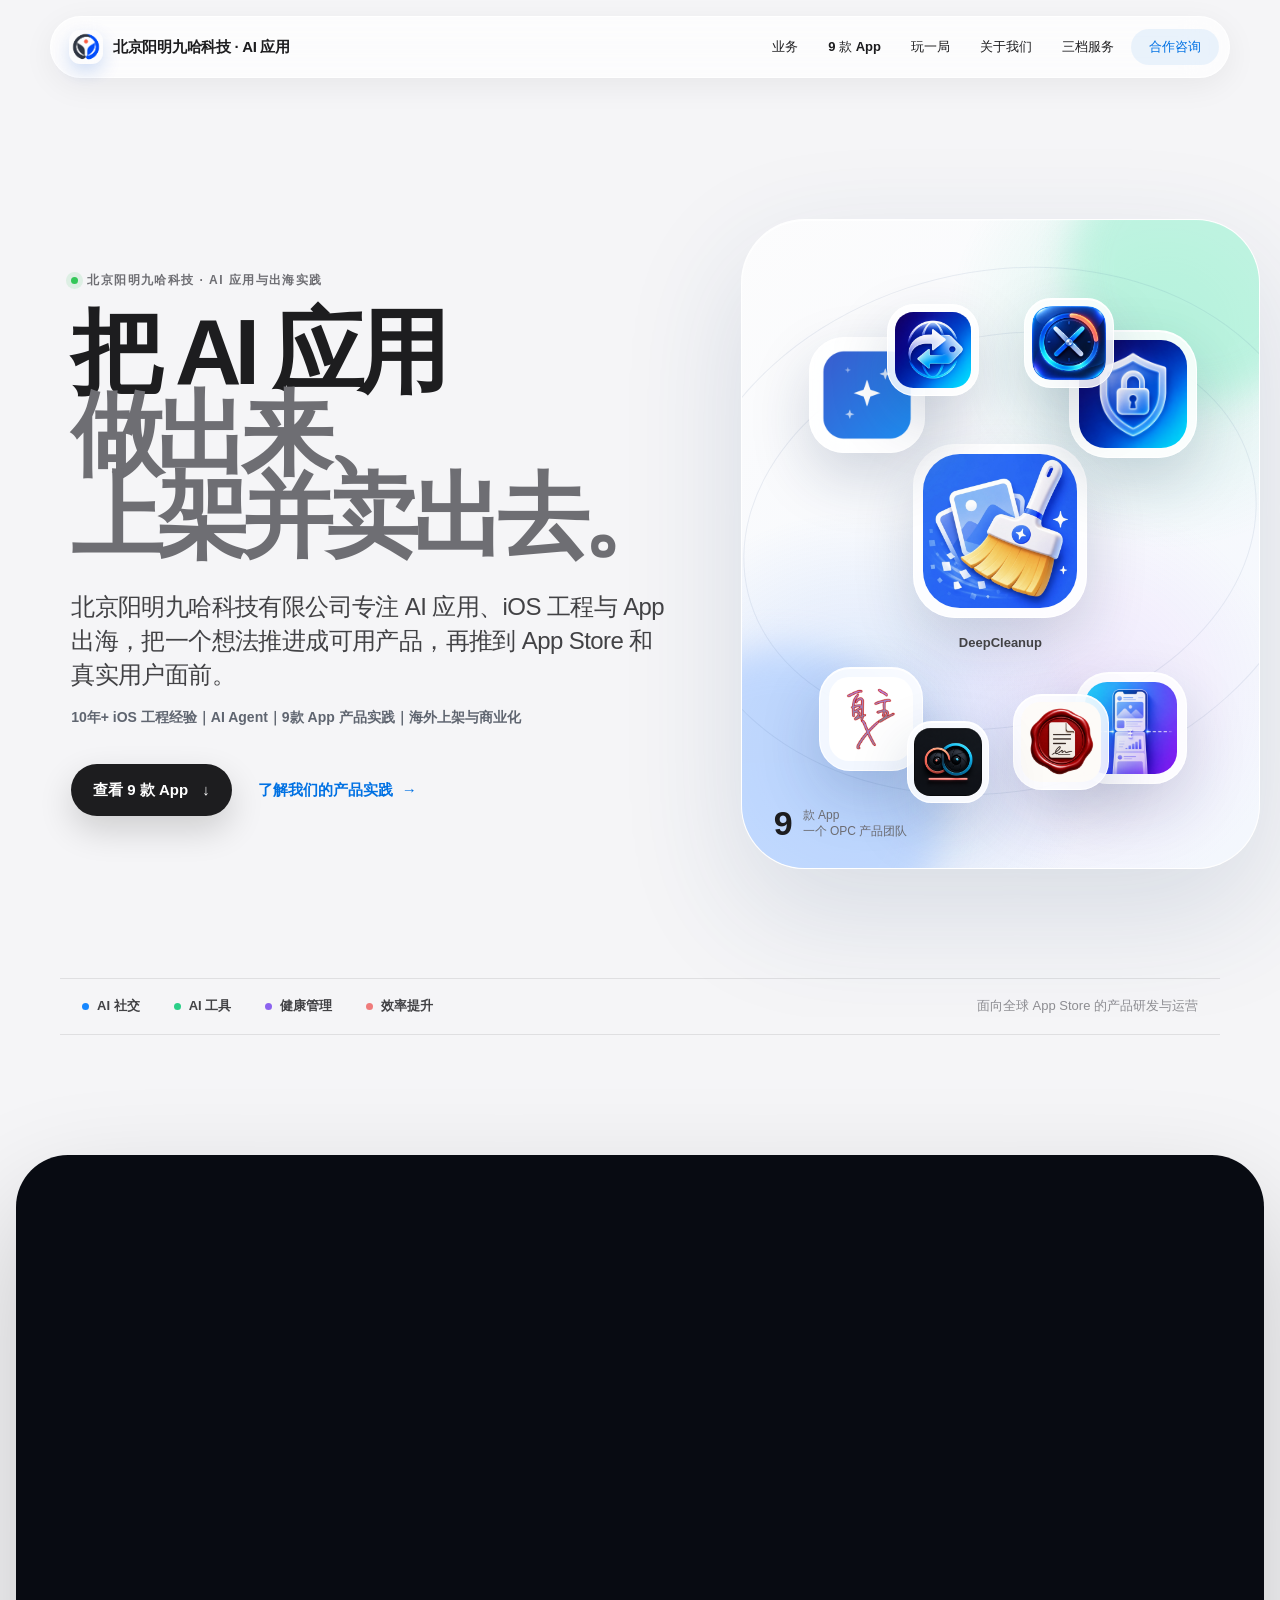
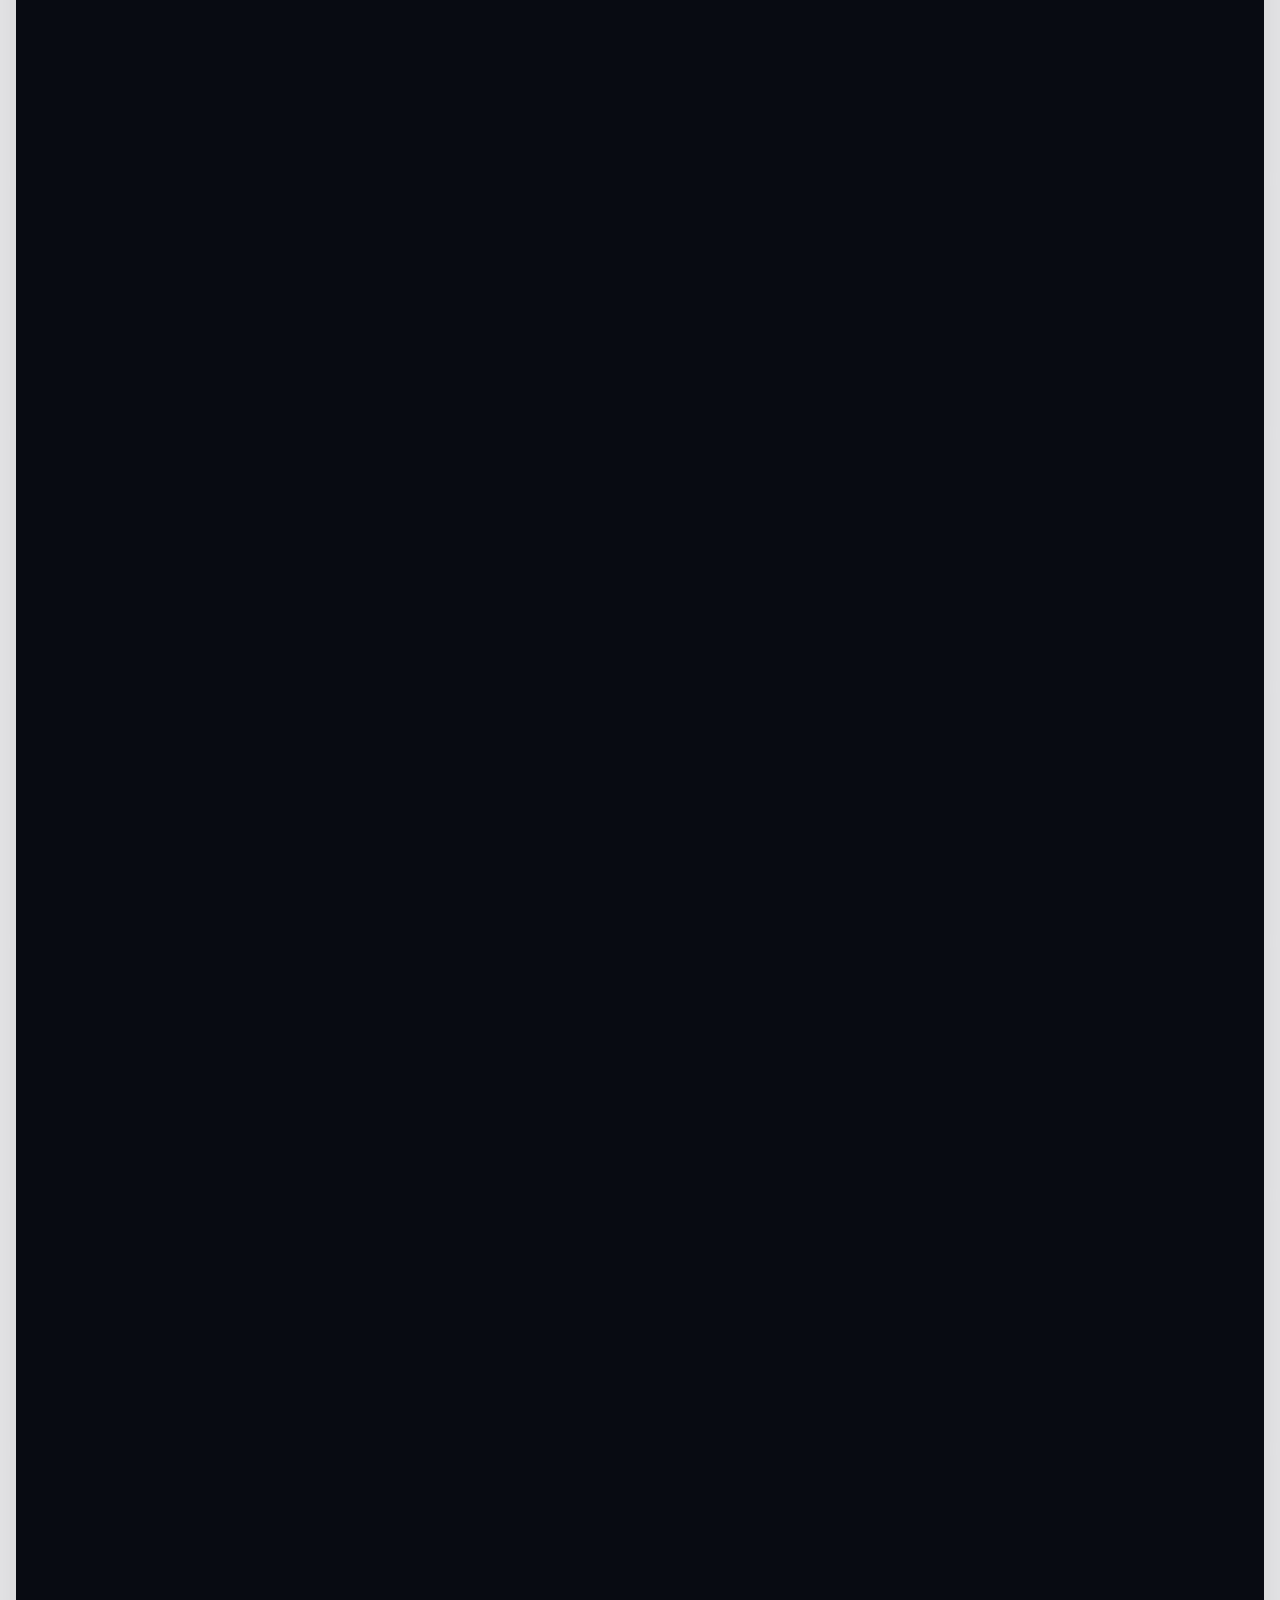
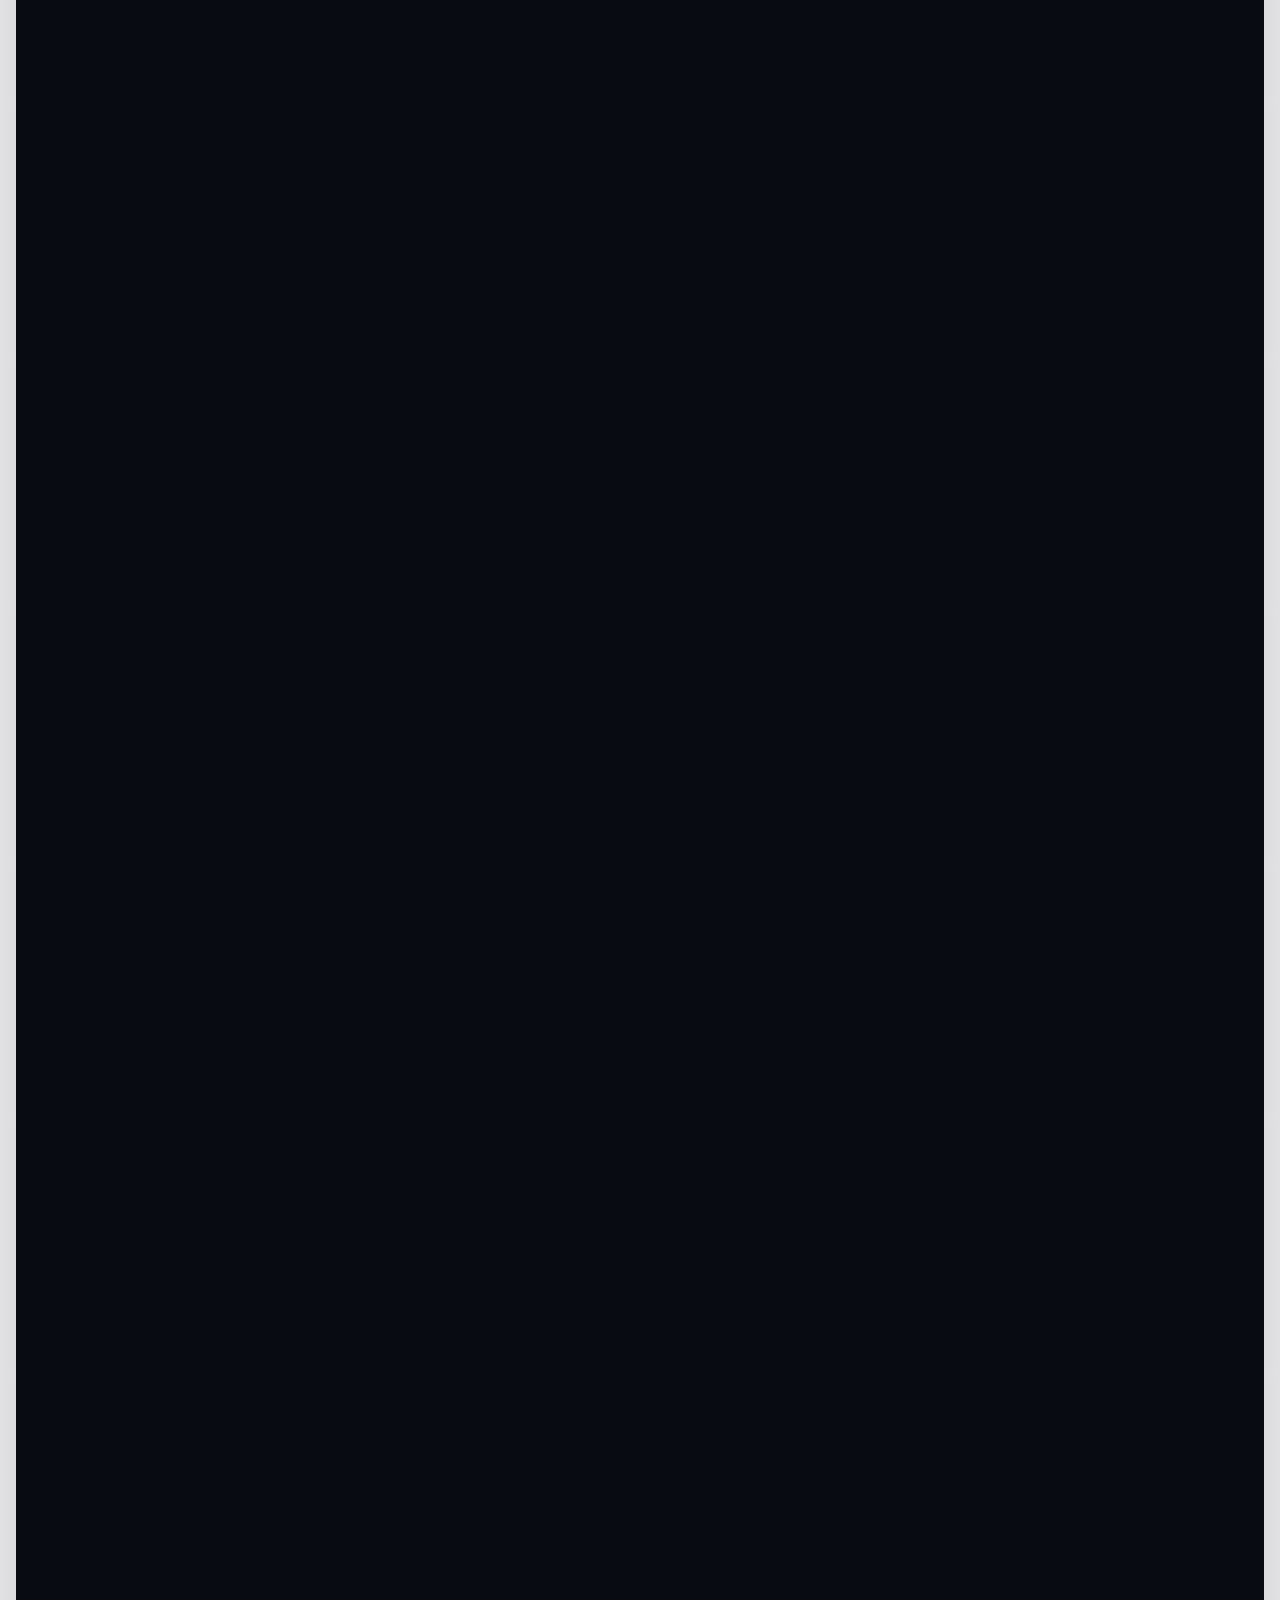
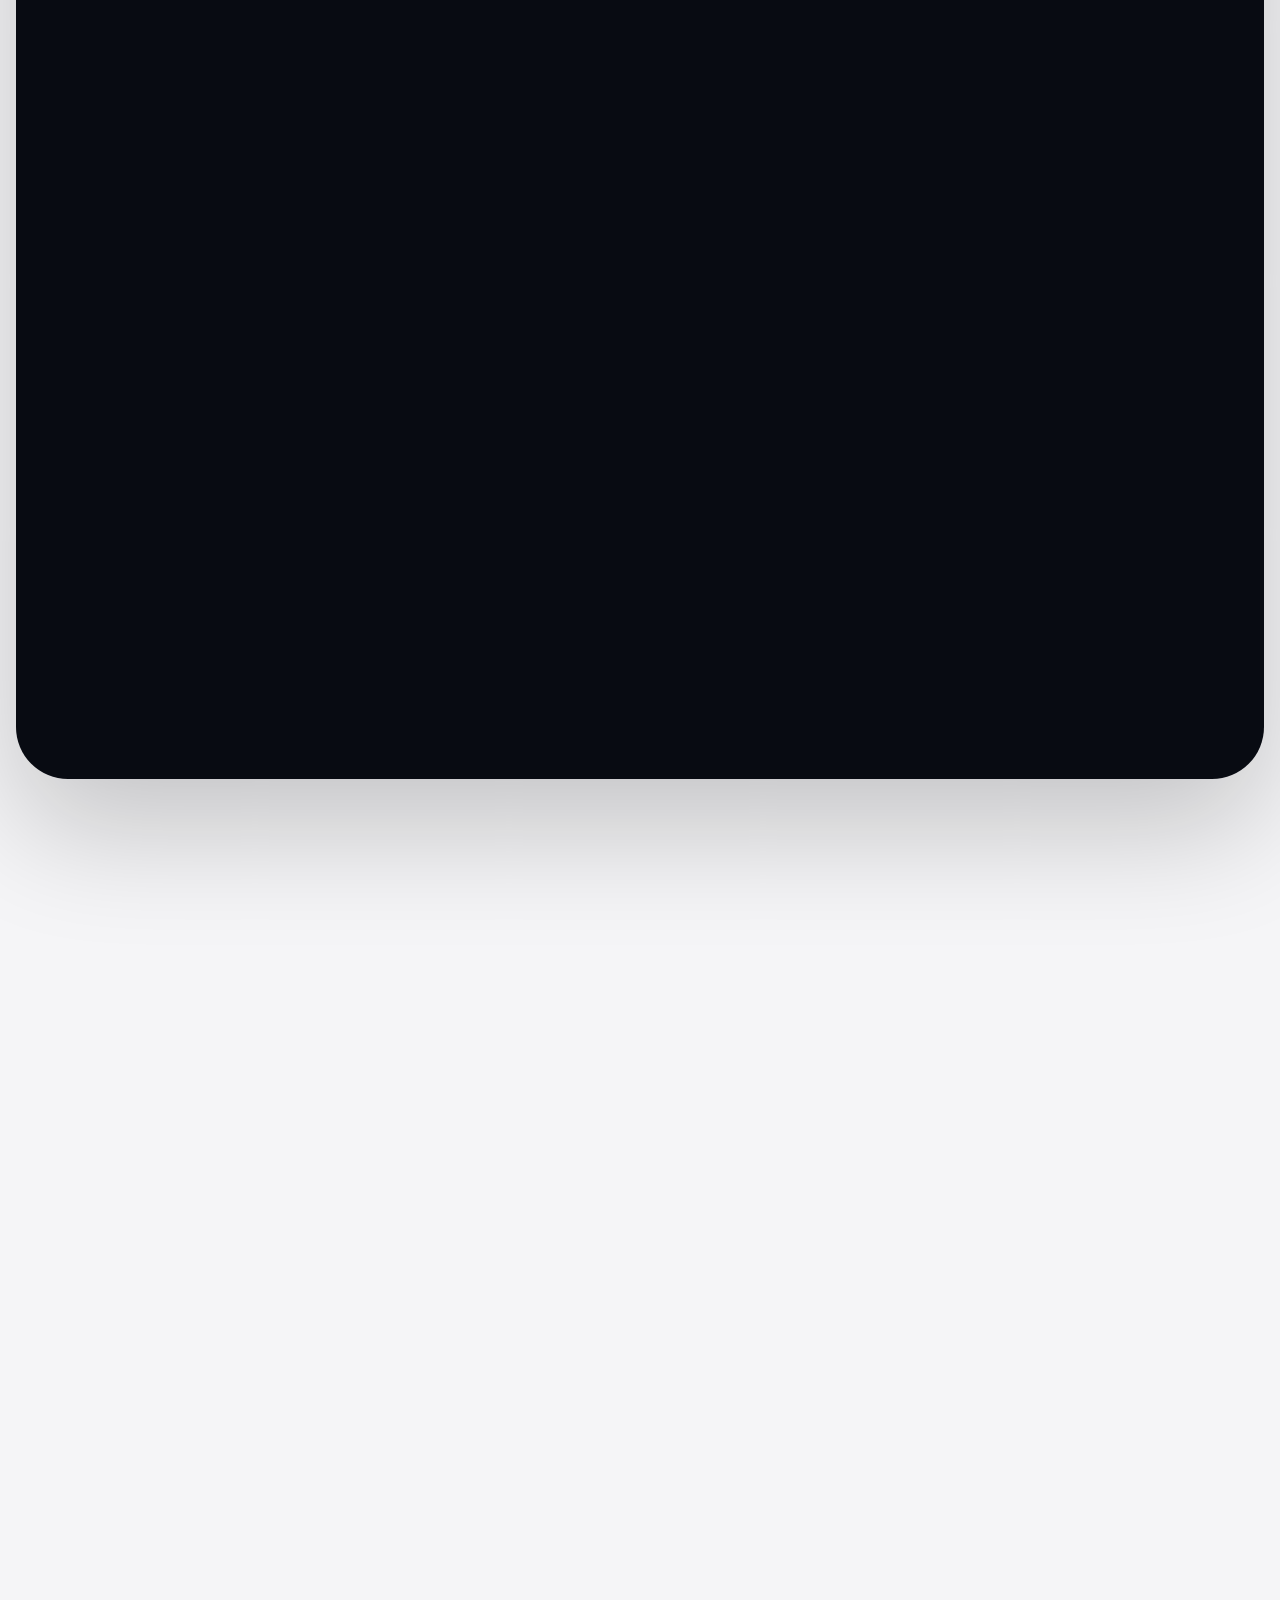
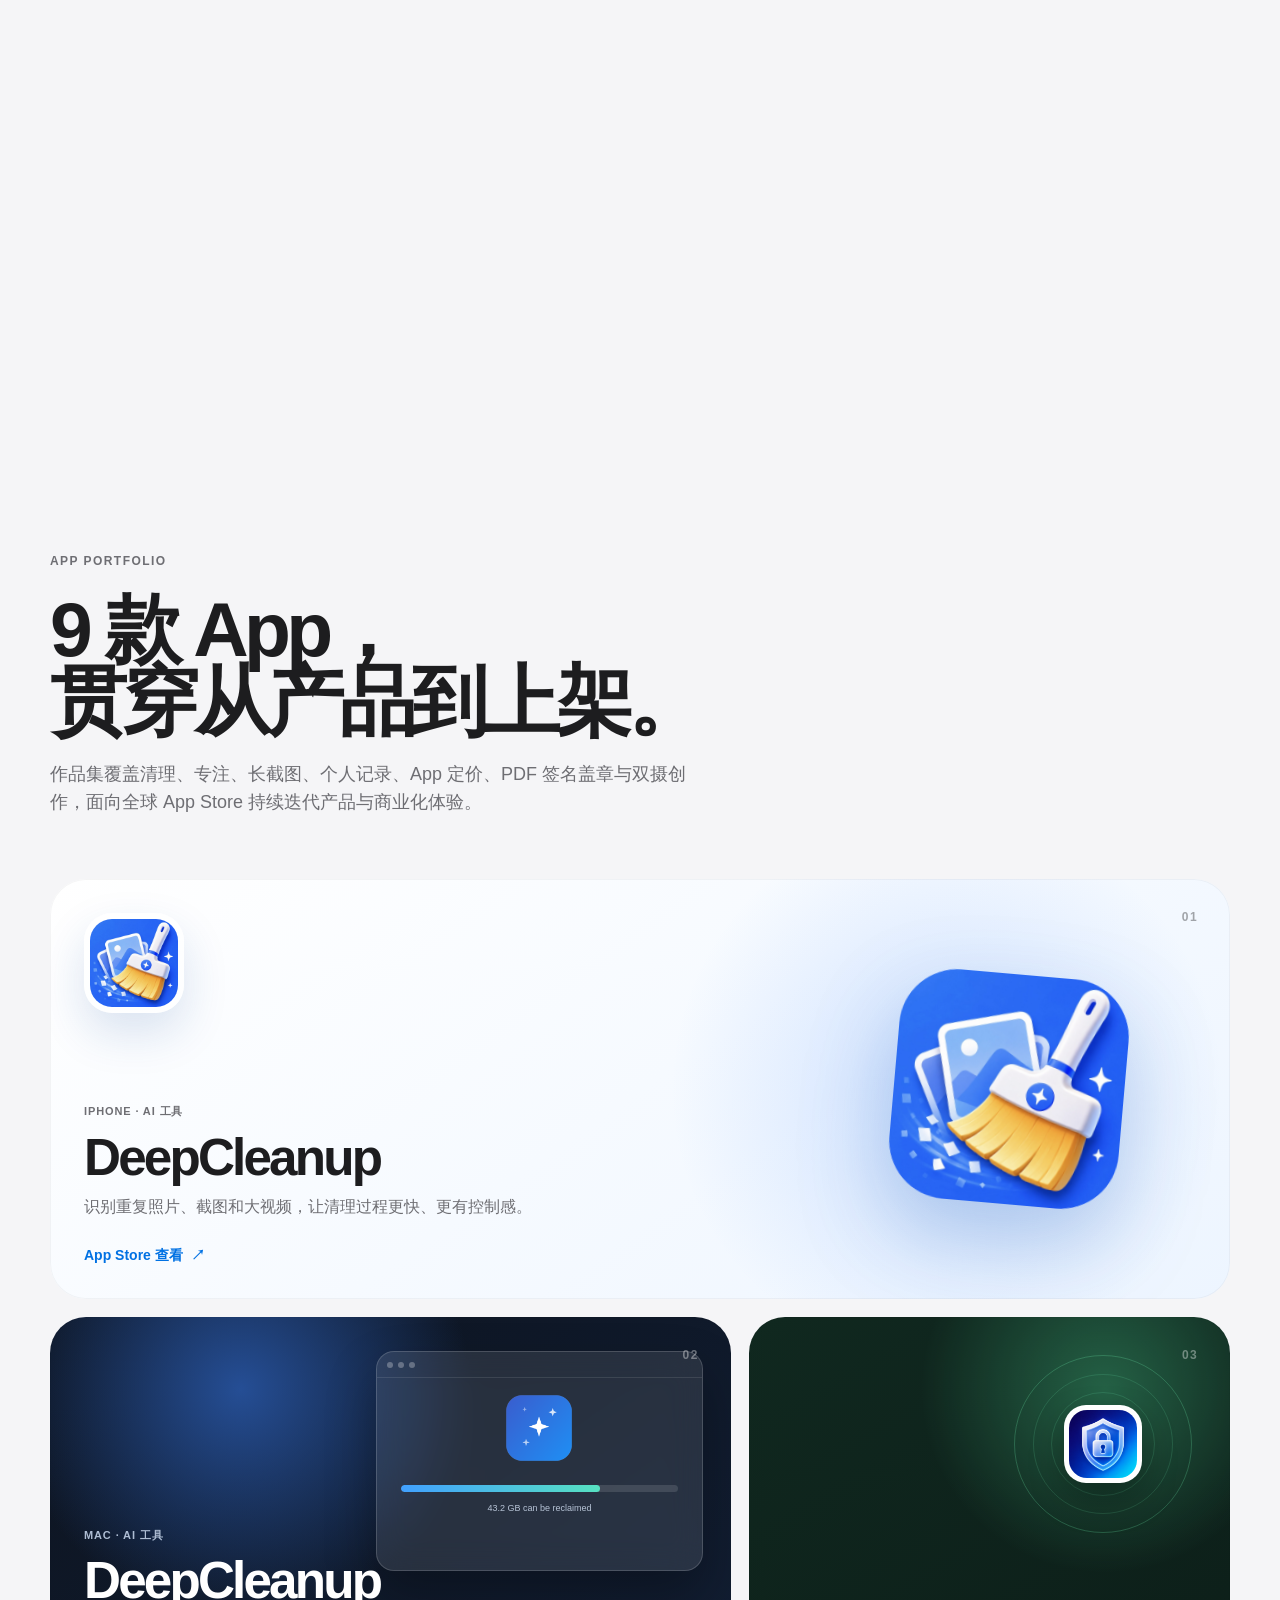
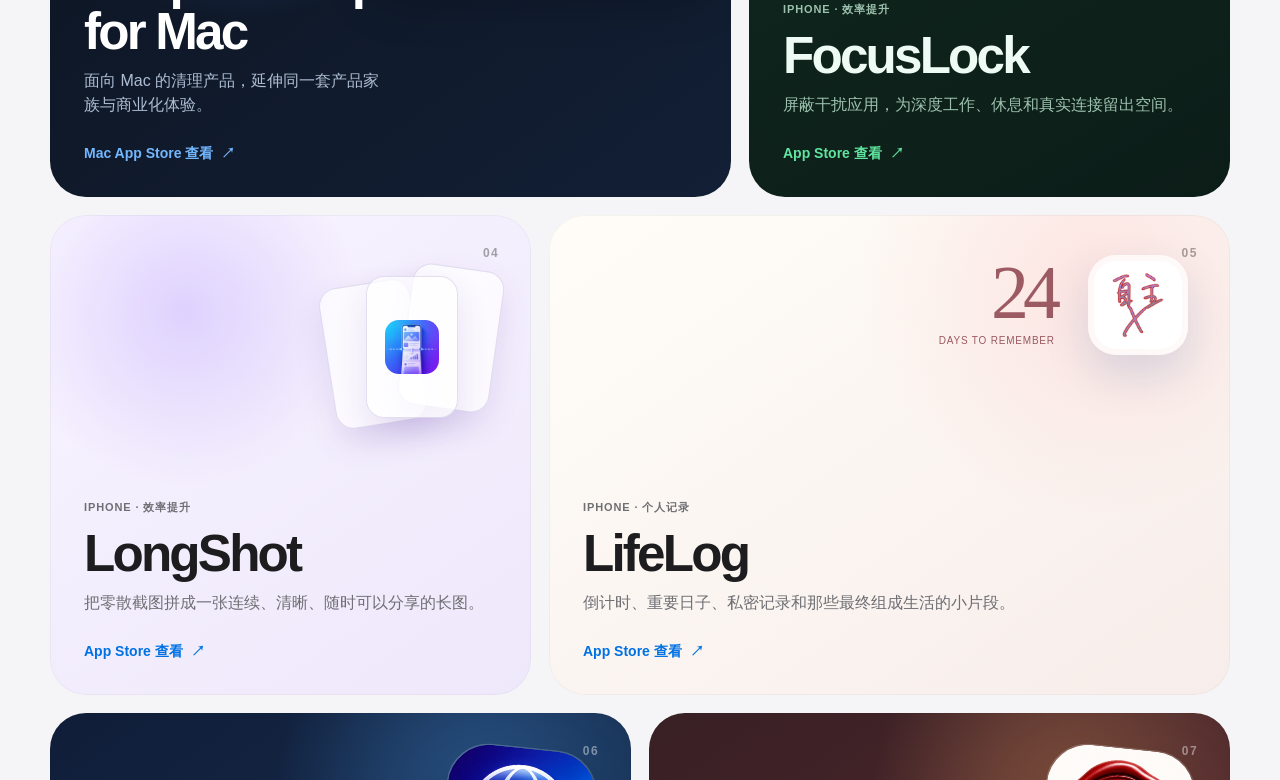
<file: index.html>
<!doctype html>
<html lang="zh-CN">
<head>
  <meta charset="utf-8" />
  <meta name="viewport" content="width=device-width, initial-scale=1" />
  <meta name="theme-color" content="#f5f5f7" />
  <title>北京阳明九哈科技有限公司｜AI 应用与全球化移动互联网产品</title>
  <meta name="description" content="北京阳明九哈科技有限公司，专注 AI 应用、iOS 工程、App 出海与从产品到 App Store 的完整落地。" />
  <meta name="keywords" content="AI 应用, AI Agent, iOS, App 出海, ASO, SEO, App 投流, App Store, 移动互联网产品" />
  <meta name="author" content="北京阳明九哈科技有限公司" />
  <meta property="og:type" content="website" />
  <meta property="og:title" content="北京阳明九哈科技有限公司｜AI 应用与全球化移动互联网产品" />
  <meta property="og:description" content="专注 AI 应用、iOS 工程、App 出海与产品商业化的科技公司。" />
  <meta property="og:image" content="https://yangmingjiuha.xyz/life-coach/assets/homepage-og.png" />
  <meta property="og:image:width" content="1200" />
  <meta property="og:image:height" content="630" />
  <meta property="og:image:alt" content="北京阳明九哈科技 — AI 应用与全球化移动互联网产品" />
  <meta name="twitter:card" content="summary_large_image" />
  <meta name="twitter:title" content="北京阳明九哈科技有限公司｜AI 应用与全球化移动互联网产品" />
  <meta name="twitter:description" content="专注 AI 应用、iOS 工程与 App 出海实践的科技公司。" />
  <meta name="twitter:image" content="life-coach/assets/homepage-og.png" />
  <link rel="icon" type="image/png" href="life-coach/assets/brand-logo.png" />
  <link rel="preload" as="image" href="life-coach/assets/icons/deepcleanup-ios.png" fetchpriority="high" />
  <link rel="stylesheet" href="life-coach/style.css" />
  <link rel="stylesheet" href="company.css?v=focuslock-fix-1" />
  <script src="homepage.js" defer></script>
</head>
<body>
  <a class="skip-link" href="#main">跳到主要内容</a>

  <header class="site-header">
    <a class="brand" href="#top" aria-label="北京阳明九哈科技有限公司">
      <img class="brand-mark" src="life-coach/assets/brand-logo.png" alt="" width="34" height="34" />
      <span>北京阳明九哈科技 · AI 应用</span>
    </a>
    <nav class="nav" aria-label="主导航">
      <a href="#business">业务</a>
      <a href="#apps">9 款 App</a>
      <a href="pixel-quest/">玩一局</a>
      <a href="#about">关于我们</a>
      <a href="#services">三档服务</a>
      <a class="nav-cta" href="#contact">合作咨询</a>
    </nav>
  </header>

  <main id="main">
    <section class="hero" id="top" aria-labelledby="hero-title">
      <div class="hero-copy">
        <p class="kicker"><span></span> 北京阳明九哈科技 · AI 应用与出海实践</p>
        <h1 id="hero-title">把 AI 应用<br /><em>做出来、上架并卖出去。</em></h1>
        <p class="hero-lead">北京阳明九哈科技有限公司专注 AI 应用、iOS 工程与 App 出海，把一个想法推进成可用产品，再推到 App Store 和真实用户面前。</p>
        <p class="hero-cn">10年+ iOS 工程经验｜AI Agent｜9款 App 产品实践｜海外上架与商业化</p>
        <div class="hero-actions">
          <a class="button button-dark" href="#apps">查看 9 款 App <span aria-hidden="true">↓</span></a>
          <a class="text-link" href="#about">了解我们的产品实践 <span aria-hidden="true">→</span></a>
        </div>
      </div>

      <div class="product-stage" aria-label="阳明九哈 9 款 App 产品矩阵">
        <div class="stage-glow glow-blue"></div>
        <div class="stage-glow glow-green"></div>
        <div class="stage-orbit orbit-one"></div>
        <div class="stage-orbit orbit-two"></div>

        <a class="stage-icon stage-main" href="#app-deepcleanup" aria-label="查看 DeepCleanup">
          <img src="life-coach/assets/icons/deepcleanup-ios.png" alt="DeepCleanup 图标" width="1024" height="1024" fetchpriority="high" />
          <span class="stage-label">DeepCleanup</span>
        </a>
        <a class="stage-icon stage-mac" href="#app-deepcleanup-mac" aria-label="查看 DeepCleanup for Mac">
          <img src="life-coach/assets/icons/deepcleanup-mac.png" alt="DeepCleanup for Mac 图标" width="1024" height="1024" loading="lazy" decoding="async" />
        </a>
        <a class="stage-icon stage-focus" href="#app-focuslock" aria-label="查看 FocusLock">
          <img src="life-coach/assets/icons/focuslock.png" alt="FocusLock 图标" width="1024" height="1024" loading="lazy" decoding="async" />
        </a>
        <a class="stage-icon stage-shot" href="#app-longshot" aria-label="查看 LongShot">
          <img src="life-coach/assets/icons/longshot.png" alt="LongShot 图标" width="1024" height="1024" loading="lazy" decoding="async" />
        </a>
        <a class="stage-icon stage-life" href="#app-lifelog" aria-label="查看 LifeLog">
          <img src="life-coach/assets/icons/lifelog.png" alt="LifeLog 图标" width="1024" height="1024" loading="lazy" decoding="async" />
        </a>
        <a class="stage-icon stage-ratepilot" href="#app-ratepilot" aria-label="查看 RatePilot">
          <img src="life-coach/assets/icons/ratepilot.png" alt="RatePilot 图标" width="512" height="512" loading="lazy" decoding="async" />
        </a>
        <a class="stage-icon stage-stamp" href="#app-stamp" aria-label="查看 Stamp Studio">
          <img src="life-coach/assets/icons/stamp-studio.png" alt="Stamp Studio 图标" width="512" height="512" loading="lazy" decoding="async" />
        </a>
        <a class="stage-icon stage-countdown" href="#app-x-autonomy-countdown" aria-label="查看 X Autonomy Countdown">
          <img src="life-coach/assets/icons/x-autonomy-countdown.png" alt="X Autonomy Countdown 图标" width="512" height="512" loading="lazy" decoding="async" />
        </a>
        <a class="stage-icon stage-duocue" href="#app-duocue" aria-label="查看 DuoCue 双拍">
          <img src="life-coach/assets/icons/duocue.png" alt="DuoCue 双拍图标" width="1024" height="1024" loading="lazy" decoding="async" />
        </a>

        <div class="stage-caption" aria-hidden="true">
          <strong>9</strong>
          <span>款 App<br />一个 OPC 产品团队</span>
        </div>
      </div>
    </section>

    <section class="category-rail" aria-label="阳明九哈的产品方向">
      <span><i class="dot blue"></i>AI 社交</span>
      <span><i class="dot green"></i>AI 工具</span>
      <span><i class="dot purple"></i>健康管理</span>
      <span><i class="dot coral"></i>效率提升</span>
      <span class="rail-note">面向全球 App Store 的产品研发与运营</span>
    </section>

    <section class="featured" id="business" aria-labelledby="business-title">
      <div class="featured-copy">
        <div class="featured-brand">
          <img src="life-coach/assets/icons/deepcleanup-ios.png" alt="DeepCleanup 图标" width="1024" height="1024" loading="lazy" decoding="async" />
          <div><strong>AI App 产品研发</strong><span>从需求到上架与增长</span></div>
        </div>
        <p class="overline">公司业务 · AI × Mobile</p>
        <h2 id="business-title">不只写代码。<br /><em>把产品推向市场。</em></h2>
        <p class="featured-lead">我把多年 iOS 架构、性能优化、图像处理和商业化经验，放进 AI Agent 与 App 出海实践里。关注的不只是代码能不能运行，也包括产品是否易用、能否上架，以及用户是否愿意持续使用。</p>
        <ul class="feature-points" aria-label="公司的产品能力">
          <li><span>01</span>AI 应用与 Agent：从场景定义到可用原型</li>
          <li><span>02</span>iOS 工程与商业化：订阅、广告、归因和多语言</li>
          <li><span>03</span>上架与增长：App Store、ASO/SEO 和投流实验</li>
        </ul>
        <a class="app-store-button" href="#services">
          <span class="apple-mark" aria-hidden="true">●</span>
          <span><small>START WITH A PLAN</small><strong>查看三档服务</strong></span>
          <span class="arrow" aria-hidden="true">↗</span>
        </a>
      </div>

      <div class="featured-visual" aria-label="App 产品研发示意图">
        <div class="halo halo-one"></div>
        <div class="halo halo-two"></div>
        <div class="iphone" aria-hidden="true">
          <div class="dynamic-island"></div>
          <div class="phone-status"><span>9:41</span><span>● ●</span></div>
          <div class="phone-heading"><small>AI Product Studio</small><strong>Ship what matters.</strong></div>
          <div class="clean-score">
            <div class="score-ring"><span><b>9</b> APPS</span></div>
            <p>from idea to App Store</p>
          </div>
          <div class="clean-rows">
            <div><i class="row-icon row-blue"></i><span><b>App Pricing</b><small>RatePilot</small></span><em>全球</em></div>
            <div><i class="row-icon row-purple"></i><span><b>AI Tools</b><small>DeepCleanup</small></span><em>订阅</em></div>
            <div><i class="row-icon row-cyan"></i><span><b>Growth</b><small>ASO · SEO · Ads</small></span><em>迭代</em></div>
          </div>
        </div>
        <div class="floating-stat stat-left" aria-hidden="true"><small>团队</small><strong>10+ 年</strong><span>iOS 工程与产品研发经验</span></div>
        <div class="floating-stat stat-right" aria-hidden="true"><small>Product loop</small><strong>Build → Ship</strong><span>上架之后继续增长</span></div>
      </div>
    </section>

    <section class="services-section" id="services" aria-labelledby="services-title">
      <div class="services-intro">
        <p class="overline">AI IOS · 三档独立服务</p>
        <h2 id="services-title">按 App 阶段选，<br /><em>不是一套模糊陪跑。</em></h2>
        <p>三档服务独立销售、独立定价、独立验收。¥299 不是后两档的低价入口或前置步骤。</p>
      </div>

      <div class="service-grid">
        <a class="service-card service-card-link" href="ios-services/diagnosis.html" aria-label="查看 App 单点诊断详情">
          <div class="service-price">¥299</div>
          <h3>App 单点诊断</h3>
          <p class="service-tag">已有 App，只卡一个明确问题 · 最多 70 分钟</p>
          <dl>
            <div><dt>客户负责</dt><dd>录屏、代码现状和一个具体问题。</dd></div>
            <div><dt>我们交付</dt><dd>15 分钟预审＋45 分钟沟通＋10 分钟一页清单。</dd></div>
            <div><dt>验收终点</dt><dd>一页问题判断与修改顺序。</dd></div>
          </dl>
          <p class="service-boundary">不代写代码、不做整款 App 体检、不承诺审核结果。</p>
          <span class="service-buy">查看「诊断」详情 <span aria-hidden="true">→</span></span>
        </a>

        <a class="service-card service-card-link" href="ios-services/mvp.html" aria-label="查看 AI iOS MVP 开发陪跑详情">
          <div class="service-price">¥10,000</div>
          <h3>AI iOS MVP 0→1 开发陪跑</h3>
          <p class="service-tag">从想法推进到内部 TestFlight · 连续 5 个工作日</p>
          <dl>
            <div><dt>客户负责</dt><dd>完成代码与素材。</dd></div>
            <div><dt>我们交付</dt><dd>需求冻结、代码审查、排障与每日任务安排。</dd></div>
            <div><dt>验收终点</dt><dd>核心功能完成，并可通过内部 TestFlight 安装。</dd></div>
          </dl>
          <p class="service-boundary">客户负责开发；不承担完整代码交付责任，不含正式送审。</p>
          <span class="service-buy">查看「MVP」详情 <span aria-hidden="true">→</span></span>
        </a>

        <a class="service-card service-card-link" href="ios-services/launch.html" aria-label="查看 AI iOS 七日上架冲刺详情">
          <div class="service-price">¥18,000</div>
          <h3>AI iOS 七日上架冲刺</h3>
          <p class="service-tag">范围收敛的简单工具 App · 连续 7 个自然日</p>
          <dl>
            <div><dt>客户负责</dt><dd>完成代码、素材和每日任务。</dd></div>
            <div><dt>我们交付</dt><dd>开发、订阅、测试、材料、提交与审核沟通把关。</dd></div>
            <div><dt>验收终点</dt><dd>App Store 公开链接可访问。</dd></div>
          </dl>
          <p class="service-boundary">仅接单一核心功能、最多 5 页的简单工具 App；客户全部履约但 168 小时无公开链接，退款 20% 后服务结束。</p>
          <span class="service-buy">查看「上架」详情 <span aria-hidden="true">→</span></span>
        </a>
      </div>
      <p class="service-notice">七日上架不接受登录社交、UGC、聊天、电商、复杂后台、金融医疗、硬件连接或大量定制 UI。</p>
    </section>

    <section class="apps" id="apps" aria-labelledby="apps-title">
      <div class="section-heading">
        <p class="overline">APP PORTFOLIO</p>
        <h2 id="apps-title">9 款 App，<br />贯穿从产品到上架。</h2>
        <p>作品集覆盖清理、专注、长截图、个人记录、App 定价、PDF 签名盖章与双摄创作，面向全球 App Store 持续迭代产品与商业化体验。</p>
      </div>

      <div class="app-grid">
        <article class="app-card card-clean-ios" id="app-deepcleanup">
          <div class="card-number">01</div>
          <div class="card-icon"><img src="life-coach/assets/icons/deepcleanup-ios.png" alt="DeepCleanup 图标" width="1024" height="1024" loading="lazy" decoding="async" /></div>
          <div class="card-copy">
            <span class="platform-pill">iPhone · AI 工具</span>
            <h3>DeepCleanup</h3>
            <p>识别重复照片、截图和大视频，让清理过程更快、更有控制感。</p>
          </div>
          <a class="card-link" href="https://apps.apple.com/us/app/deepcleanup-photo-cleaner/id6777354576" target="_blank" rel="noopener noreferrer">App Store 查看 <span aria-hidden="true">↗</span></a>
        </article>

        <article class="app-card card-clean-mac" id="app-deepcleanup-mac">
          <div class="card-number">02</div>
          <div class="mac-window" aria-hidden="true">
            <div class="window-bar"><i></i><i></i><i></i></div>
            <img src="life-coach/assets/icons/deepcleanup-mac.png" alt="" width="1024" height="1024" loading="lazy" decoding="async" />
            <div class="window-meter"><span></span></div>
            <small>43.2 GB can be reclaimed</small>
          </div>
          <div class="card-copy">
            <span class="platform-pill">Mac · AI 工具</span>
            <h3>DeepCleanup for Mac</h3>
            <p>面向 Mac 的清理产品，延伸同一套产品家族与商业化体验。</p>
          </div>
          <a class="card-link" href="https://apps.apple.com/us/app/deepcleanup/id6777946333?mt=12" target="_blank" rel="noopener noreferrer">Mac App Store 查看 <span aria-hidden="true">↗</span></a>
        </article>

        <article class="app-card card-focus" id="app-focuslock">
          <div class="card-number">03</div>
          <div class="focus-orbit" aria-hidden="true"><span><img src="life-coach/assets/icons/focuslock.png" alt="" width="78" height="78" loading="lazy" decoding="async" /></span></div>
          <div class="card-copy">
            <span class="platform-pill">iPhone · 效率提升</span>
            <h3>FocusLock</h3>
            <p>屏蔽干扰应用，为深度工作、休息和真实连接留出空间。</p>
          </div>
          <a class="card-link" href="https://apps.apple.com/us/app/focuslock-app-blocker/id6781309683" target="_blank" rel="noopener noreferrer">App Store 查看 <span aria-hidden="true">↗</span></a>
        </article>

        <article class="app-card card-shot" id="app-longshot">
          <div class="card-number">04</div>
          <div class="shot-stack" aria-hidden="true"><span></span><span></span><span><img src="life-coach/assets/icons/longshot.png" alt="" width="54" height="54" loading="lazy" decoding="async" /></span></div>
          <div class="card-copy">
            <span class="platform-pill">iPhone · 效率提升</span>
            <h3>LongShot</h3>
            <p>把零散截图拼成一张连续、清晰、随时可以分享的长图。</p>
          </div>
          <a class="card-link" href="https://apps.apple.com/us/app/longshot-screenshot-stitch/id6745420963" target="_blank" rel="noopener noreferrer">App Store 查看 <span aria-hidden="true">↗</span></a>
        </article>

        <article class="app-card card-life" id="app-lifelog">
          <div class="card-number">05</div>
          <div class="life-date" aria-hidden="true"><span>24</span><small>days to remember</small></div>
          <div class="card-icon life-icon"><img src="life-coach/assets/icons/lifelog.png" alt="LifeLog 图标" width="1024" height="1024" loading="lazy" decoding="async" /></div>
          <div class="card-copy">
            <span class="platform-pill">iPhone · 个人记录</span>
            <h3>LifeLog</h3>
            <p>倒计时、重要日子、私密记录和那些最终组成生活的小片段。</p>
          </div>
          <a class="card-link" href="https://apps.apple.com/us/app/lifelog-countdown-journal/id1610261169" target="_blank" rel="noopener noreferrer">App Store 查看 <span aria-hidden="true">↗</span></a>
        </article>

        <article class="app-card card-ratepilot" id="app-ratepilot">
          <div class="card-number">06</div>
          <div class="new-app-icon" aria-hidden="true"><img src="life-coach/assets/icons/ratepilot.png" alt="" width="512" height="512" loading="lazy" decoding="async" /></div>
          <div class="card-copy">
            <span class="platform-pill">海外 · 开发者工具</span>
            <h3>RatePilot</h3>
            <p>面向开发者的 App 与订阅定价工具，帮助比较不同市场的价格策略与商业化方案。</p>
          </div>
          <a class="card-link" href="https://apps.apple.com/us/app/ratepilot-fx-pricing/id6782362394" target="_blank" rel="noopener noreferrer">App Store 查看 <span aria-hidden="true">↗</span></a>
        </article>

        <article class="app-card card-stamp" id="app-stamp">
          <div class="card-number">07</div>
          <div class="new-app-icon" aria-hidden="true"><img src="life-coach/assets/icons/stamp-studio.png" alt="" width="512" height="512" loading="lazy" decoding="async" /></div>
          <div class="card-copy">
            <span class="platform-pill">iPhone / iPad · 效率工具</span>
            <h3>Stamp Studio</h3>
            <p>PDF 签名与盖章工具：导入文档、创建签名和印章，并保存、导出处理后的 PDF。</p>
          </div>
          <a class="card-link" href="https://apps.apple.com/br/app/stamp-studio/id6790093959" target="_blank" rel="noopener noreferrer">App Store 查看 <span aria-hidden="true">↗</span></a>
        </article>

        <article class="app-card card-countdown" id="app-x-autonomy-countdown">
          <div class="card-number">08</div>
          <div class="card-icon"><img src="life-coach/assets/icons/x-autonomy-countdown.png" alt="X Autonomy Countdown 图标" width="512" height="512" loading="lazy" decoding="async" /></div>
          <div class="card-copy">
            <span class="platform-pill">Mac · 效率提升</span>
            <h3>X Autonomy Countdown</h3>
            <p>常驻菜单栏的 macOS 专注倒计时，支持设置标题、暂停、继续、重新计时，并记录完成结果。</p>
          </div>
          <a class="card-link" href="https://apps.apple.com/us/app/x%E8%87%AA%E4%B8%BB%E5%80%92%E8%AE%A1%E6%97%B6/id6504705716?mt=12" target="_blank" rel="noopener noreferrer">Mac App Store 查看 <span aria-hidden="true">↗</span></a>
        </article>

        <article class="app-card card-duocue" id="app-duocue">
          <div class="card-number">09</div>
          <div class="duocue-visual" aria-hidden="true">
            <img src="life-coach/assets/icons/duocue.png" alt="" width="1024" height="1024" loading="lazy" decoding="async" />
            <span class="duocue-beam"></span>
          </div>
          <div class="card-copy">
            <span class="platform-pill">iPhone · 创作者工具</span>
            <h3>DuoCue · 双拍</h3>
            <p>同时记录前后摄像头，支持画中画与上下分屏；提词器跟随语音推进，完成后导出视频。</p>
          </div>
          <a class="card-link" href="https://github.com/zhangxiaomeng1/DualCamCreator" target="_blank" rel="noopener noreferrer">GitHub 查看项目 <span aria-hidden="true">↗</span></a>
        </article>
      </div>
    </section>

    <section class="about" id="about" aria-labelledby="about-title">
      <div class="about-intro">
        <p class="overline">ABOUT 北京阳明九哈科技</p>
        <h2 id="about-title">一支专注的团队，也能<br />把产品跑起来。</h2>
      </div>
      <div class="about-copy">
        <p>北京阳明九哈科技有限公司拥有 10 年以上 iOS 开发经验，长期关注架构设计、性能优化、图像处理、AI 能力接入与 App 商业化。</p>
        <p>现在以独立产品团队的方式做 AI 应用和全球化移动互联网产品，从场景定义、原型验证、工程实现，到 App Store 上架与增长，持续把产品推向真实市场。</p>
        <p class="positioning-note"><strong>AI 应用｜iOS 工程｜App 出海｜产品商业化</strong><br />把复杂技术变成可用产品，把产品推进到下一步。</p>
        <p class="about-cn">分享 AI 开发、ASO/SEO、App 投流与独立产品实践。</p>
      </div>
      <div class="metrics" aria-label="公司的能力摘要">
        <div><strong>10+</strong><span>年 iOS<br />工程经验</span></div>
        <div><strong>9</strong><span>款 App<br />运营与交付</span></div>
        <div><strong>4</strong><span>个产品方向<br />面向全球市场</span></div>
      </div>
      <div class="capabilities" aria-label="技术与增长能力">
        <span>Swift</span><span>SwiftUI</span><span>Objective-C</span><span>AI Agent</span><span>StoreKit</span><span>Photos / GPU</span><span>ASO / SEO</span><span>App 投流</span><span>海外上架</span>
      </div>
    </section>

    <section class="contact" id="contact" aria-labelledby="contact-title">
      <p class="overline">合作入口</p>
      <h2 id="contact-title">从一个问题开始，<br /><em>把产品推到下一步。</em></h2>
      <p>想做 AI iOS MVP、解决一个上架阻塞，或把已经做出的 App 推向海外市场，可以先从三档服务的边界开始。</p>
      <div class="contact-actions">
        <a class="button button-light" href="#services">查看三档 iOS 服务 <span aria-hidden="true">↓</span></a>
        <a class="text-link light" href="mailto:zxm_qwer@163.com">邮件联系北京阳明九哈科技有限公司 <span aria-hidden="true">↗</span></a>
        <a class="text-link light" href="https://x.com/x_autonomy" target="_blank" rel="noopener noreferrer">X / Twitter · @x_autonomy <span aria-hidden="true">↗</span></a>
        <div class="contact-copy-wrap">
          <button class="text-link light contact-copy" type="button" data-copy-text="17600383816" aria-describedby="wechat-copy-status">
            微信 · 17600383816 <span aria-hidden="true">复制</span>
          </button>
          <span class="contact-copy-status" id="wechat-copy-status" role="status" aria-live="polite"></span>
        </div>
      </div>
      <figure class="wechat-card">
        <img src="life-coach/assets/wechat-qr.jpg" alt="微信二维码，扫码添加北京阳明九哈科技有限公司" width="700" height="700" loading="lazy" decoding="async" />
        <figcaption>
          <strong>微信联系</strong>
          <span>扫码添加微信<br />17600383816（微信同号）</span>
        </figcaption>
      </figure>
    </section>
  </main>

  <footer class="footer">
    <a class="brand footer-brand" href="#top"><img class="brand-mark" src="life-coach/assets/brand-logo.png" alt="" width="34" height="34" /><span>北京阳明九哈科技 · AI 应用</span></a>
    <p>AI 应用与全球化移动互联网产品</p>
    <nav class="footer-links" aria-label="页脚导航">
      <a href="#business">业务</a><a href="#apps">9 款 App</a><a href="pixel-quest/">玩一局</a><a href="#services">三档服务</a><a href="life-coach/privacy.html">隐私</a><a href="life-coach/privacy-supplement.html">隐私补充说明</a><a href="life-coach/terms.html">条款</a>
    </nav>
    <p class="copyright">© 2026 北京阳明九哈科技有限公司 · Built for useful products.</p>
  </footer>
</body>
</html>
</file>
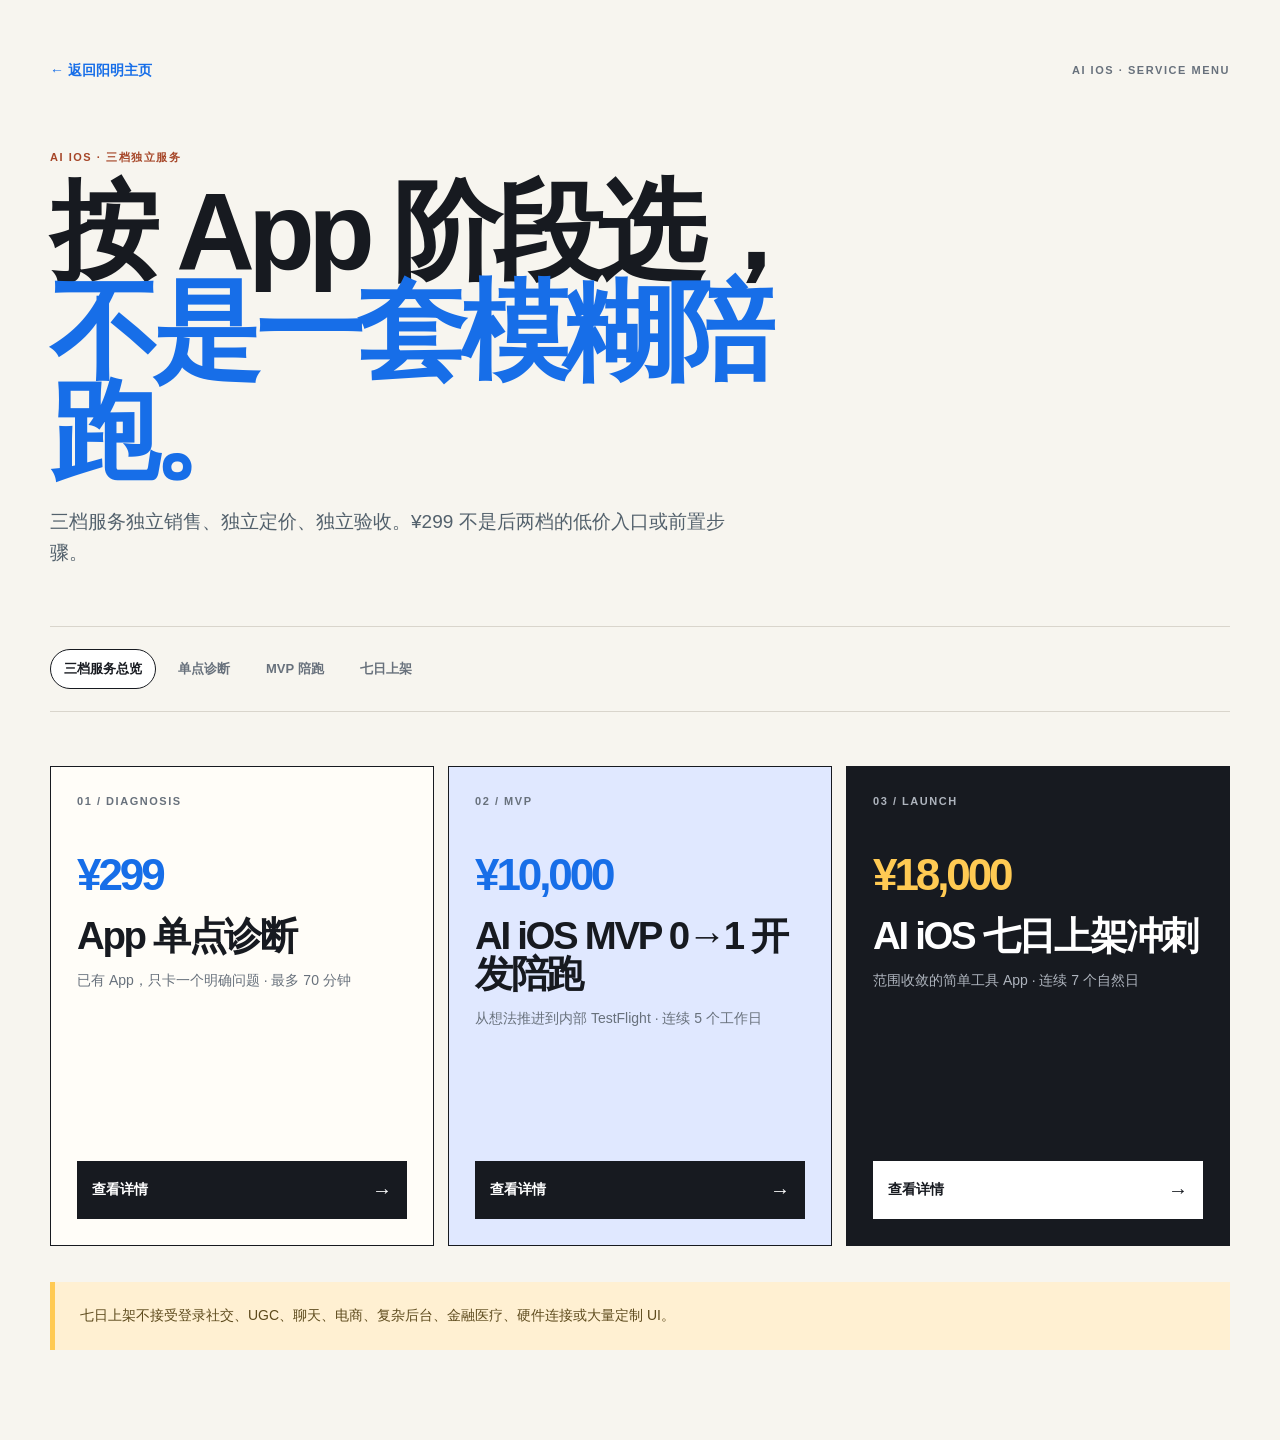
<file: ios-services/index.html>
<!doctype html>
<html lang="zh-CN">
<head>
  <meta charset="utf-8" />
  <meta name="viewport" content="width=device-width, initial-scale=1" />
  <meta name="description" content="阳明科技 AI iOS 三档独立服务：App 单点诊断、MVP 开发陪跑和七日上架冲刺。" />
  <title>阳明科技｜AI iOS 三档独立服务</title>
  <link rel="stylesheet" href="style.css" />
</head>
<body class="service-overview-page">
  <main class="service-shell">
    <header class="service-header">
      <div class="service-topline">
        <a class="back-link" href="../">← 返回阳明主页</a>
        <span class="page-count">AI IOS · SERVICE MENU</span>
      </div>
      <p class="eyebrow">AI iOS · 三档独立服务</p>
      <h1>按 App 阶段选，<br /><em>不是一套模糊陪跑。</em></h1>
      <p class="lead">三档服务独立销售、独立定价、独立验收。¥299 不是后两档的低价入口或前置步骤。</p>
    </header>

    <nav class="service-nav" aria-label="服务导航">
      <a class="active" href="./">三档服务总览</a>
      <a href="diagnosis.html">单点诊断</a>
      <a href="mvp.html">MVP 陪跑</a>
      <a href="launch.html">七日上架</a>
    </nav>

    <section class="overview-grid" aria-label="三档服务">
      <a class="overview-card overview-diagnosis" href="diagnosis.html">
        <span class="service-index">01 / DIAGNOSIS</span>
        <strong class="price">¥299</strong>
        <h2>App 单点诊断</h2>
        <p>已有 App，只卡一个明确问题 · 最多 70 分钟</p>
        <span class="card-arrow">查看详情 <b aria-hidden="true">→</b></span>
      </a>
      <a class="overview-card overview-mvp" href="mvp.html">
        <span class="service-index">02 / MVP</span>
        <strong class="price">¥10,000</strong>
        <h2>AI iOS MVP 0→1 开发陪跑</h2>
        <p>从想法推进到内部 TestFlight · 连续 5 个工作日</p>
        <span class="card-arrow">查看详情 <b aria-hidden="true">→</b></span>
      </a>
      <a class="overview-card overview-launch" href="launch.html">
        <span class="service-index">03 / LAUNCH</span>
        <strong class="price">¥18,000</strong>
        <h2>AI iOS 七日上架冲刺</h2>
        <p>范围收敛的简单工具 App · 连续 7 个自然日</p>
        <span class="card-arrow">查看详情 <b aria-hidden="true">→</b></span>
      </a>
    </section>

    <p class="notice">七日上架不接受登录社交、UGC、聊天、电商、复杂后台、金融医疗、硬件连接或大量定制 UI。</p>
  </main>
</body>
</html>
</file>
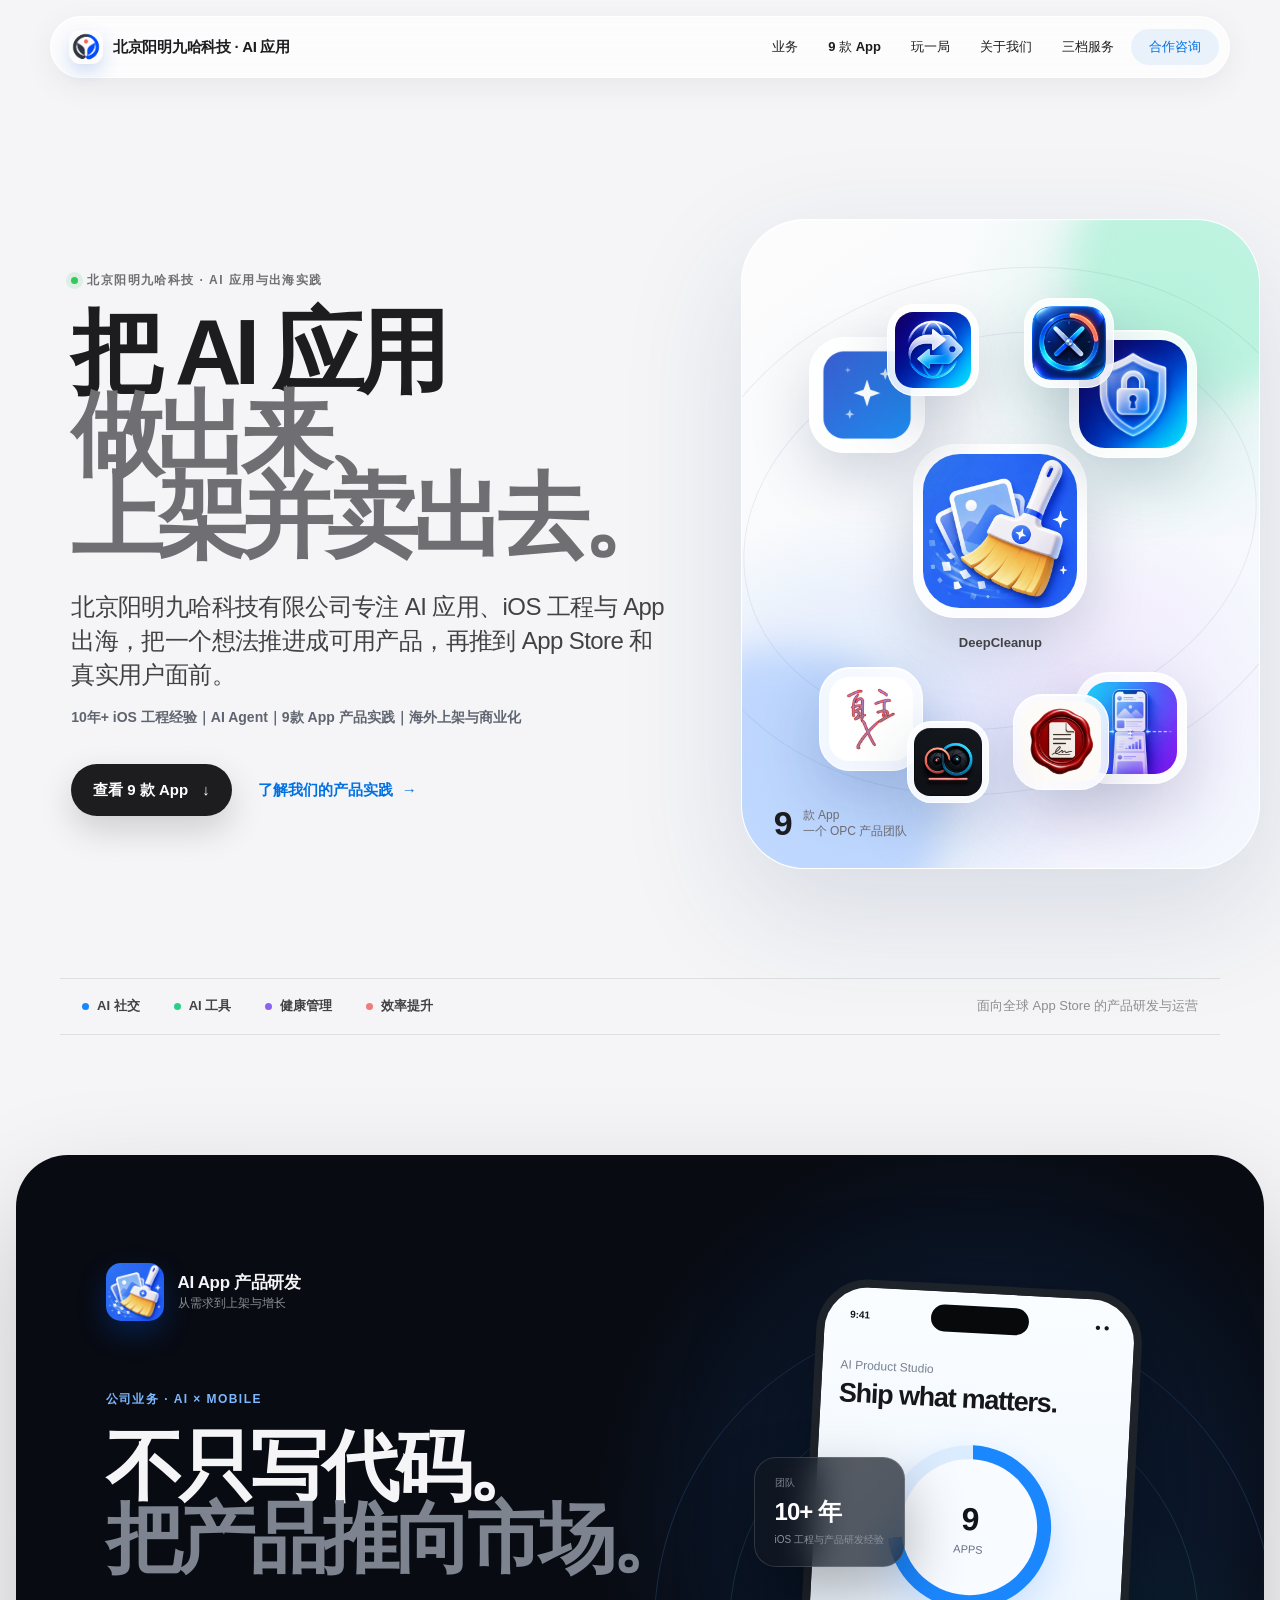
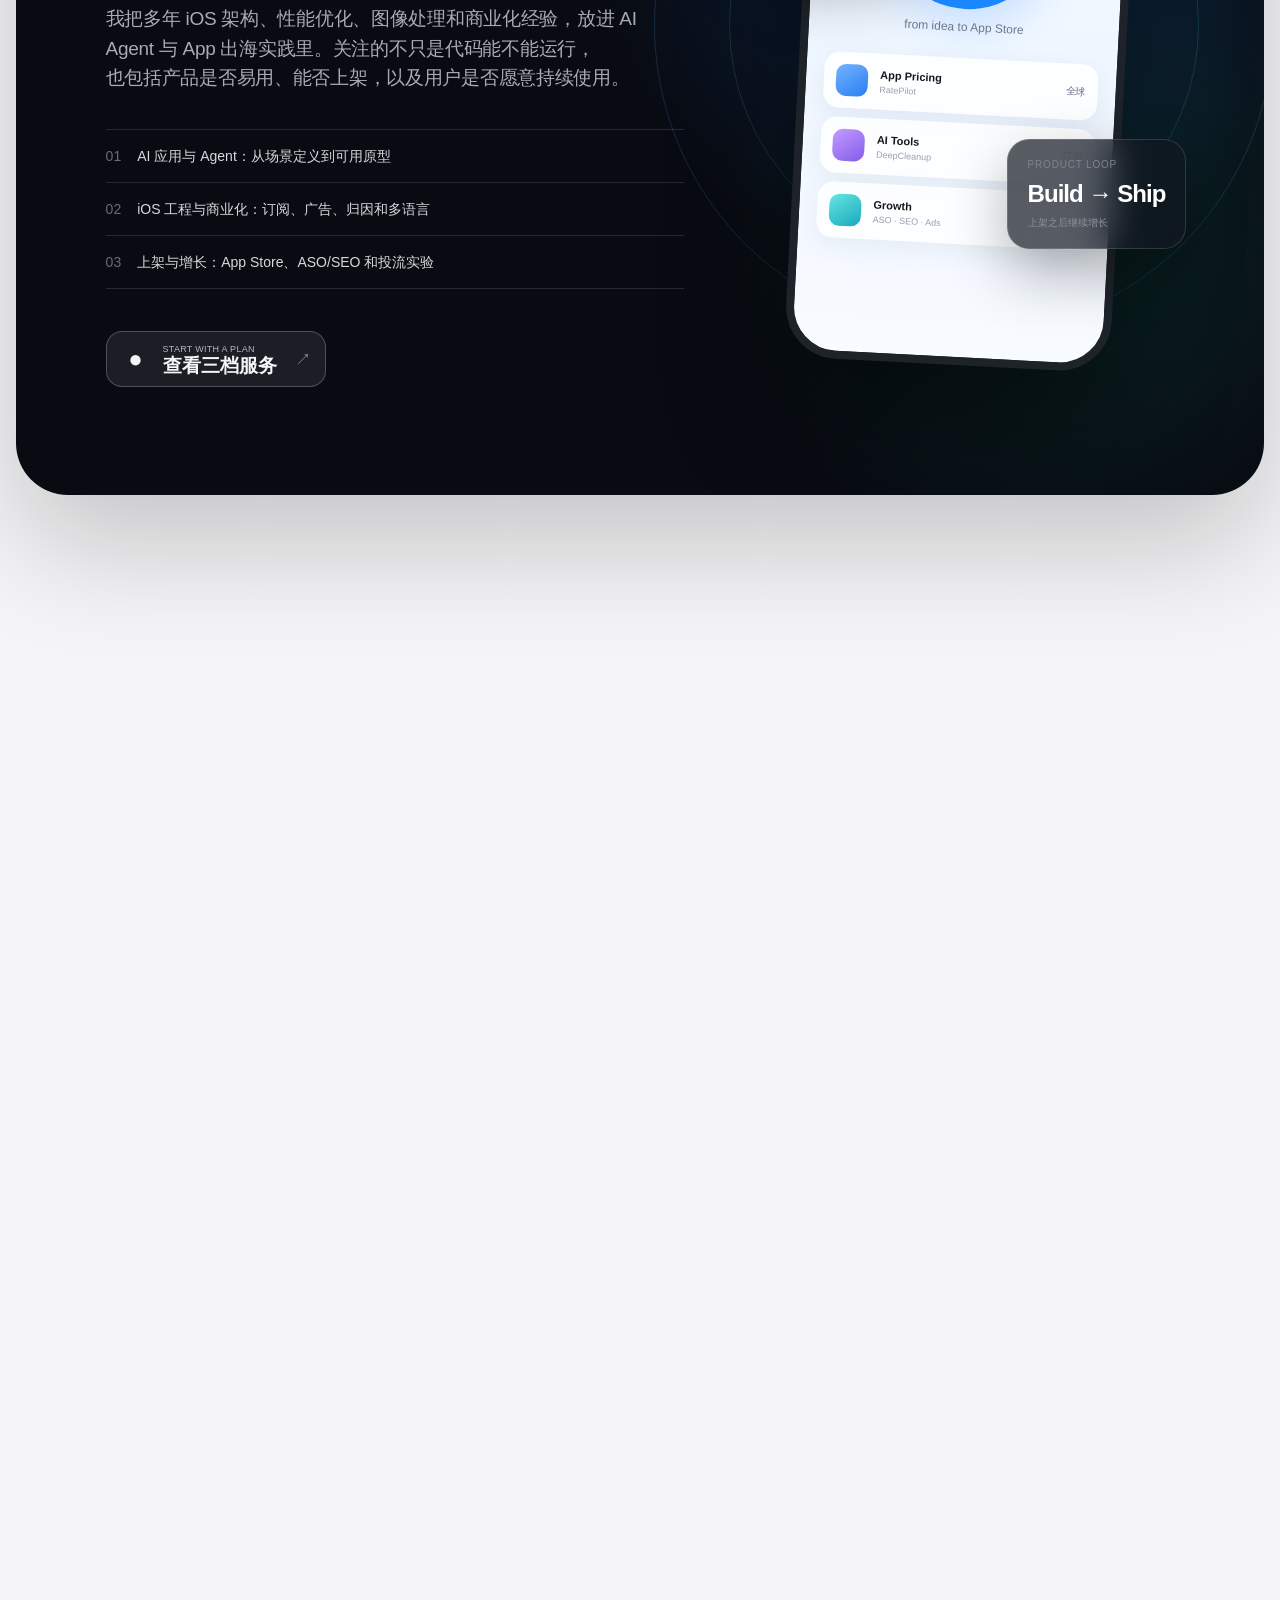
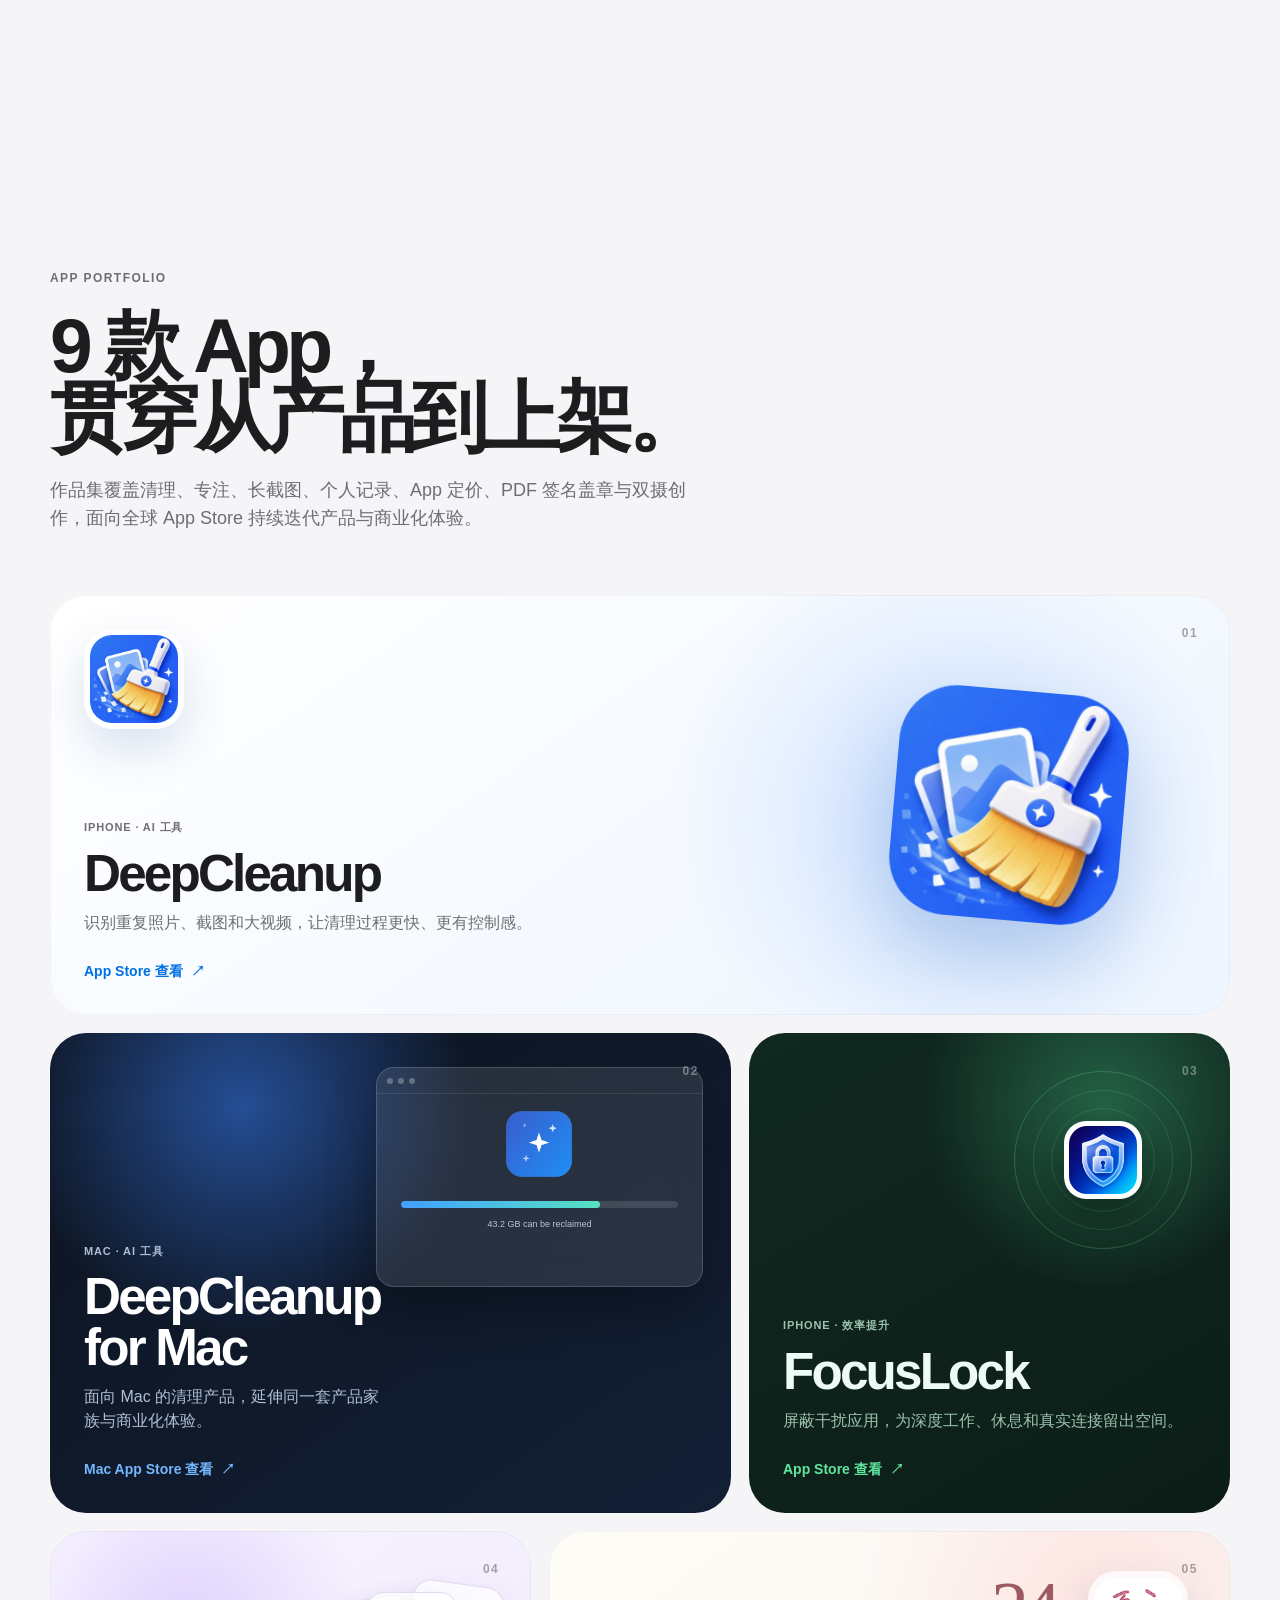
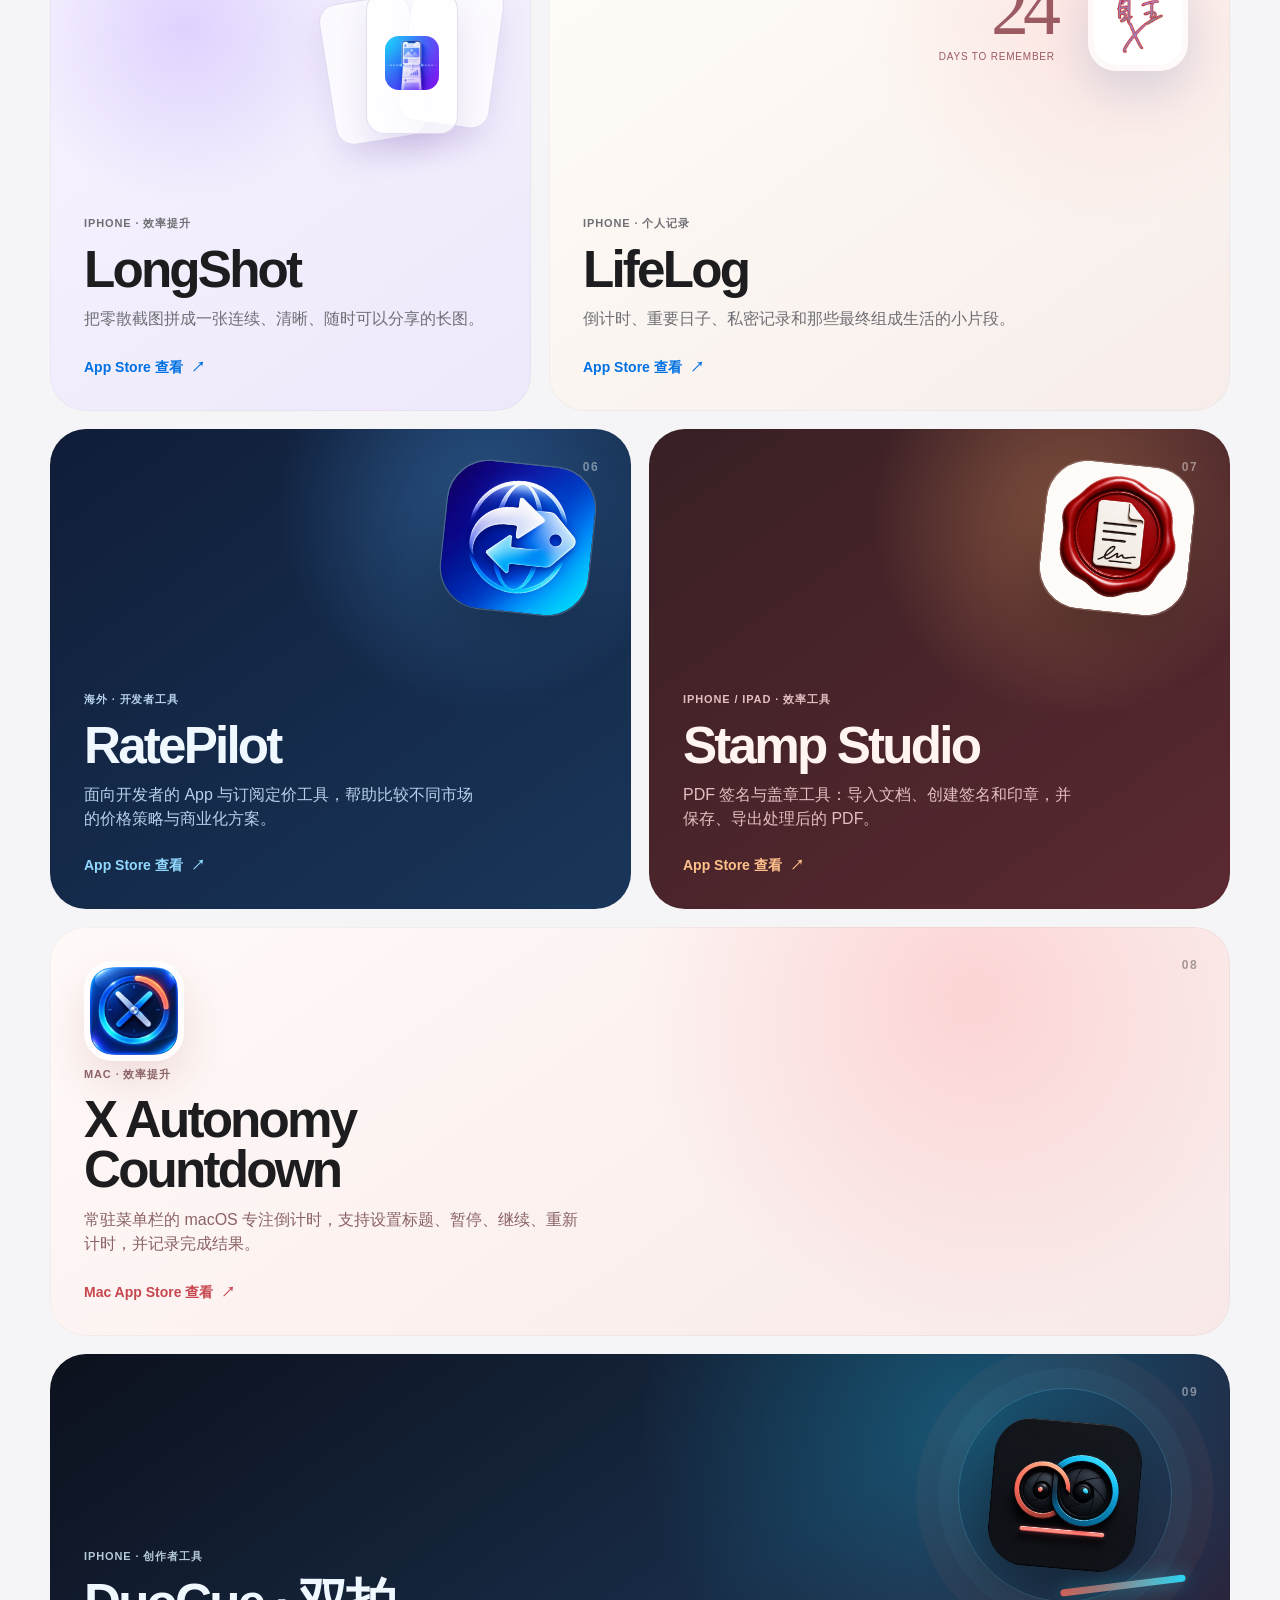
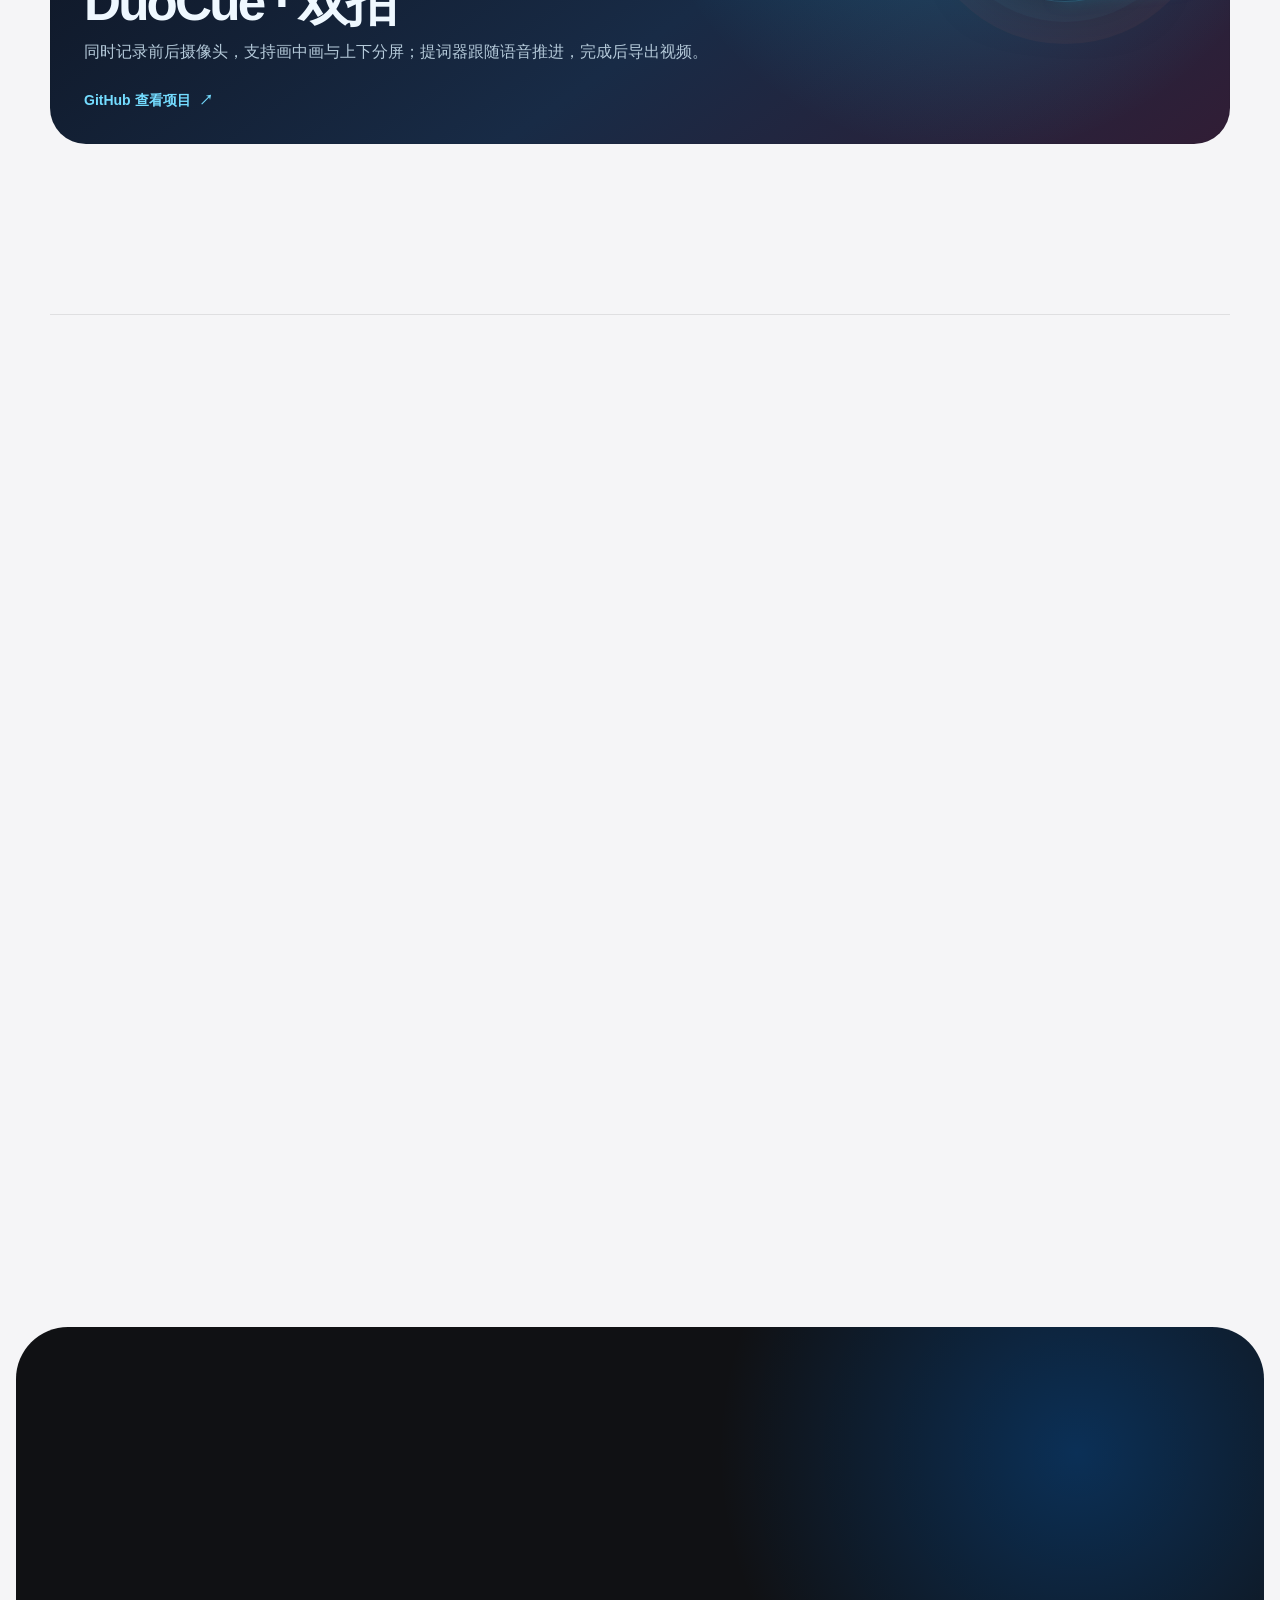
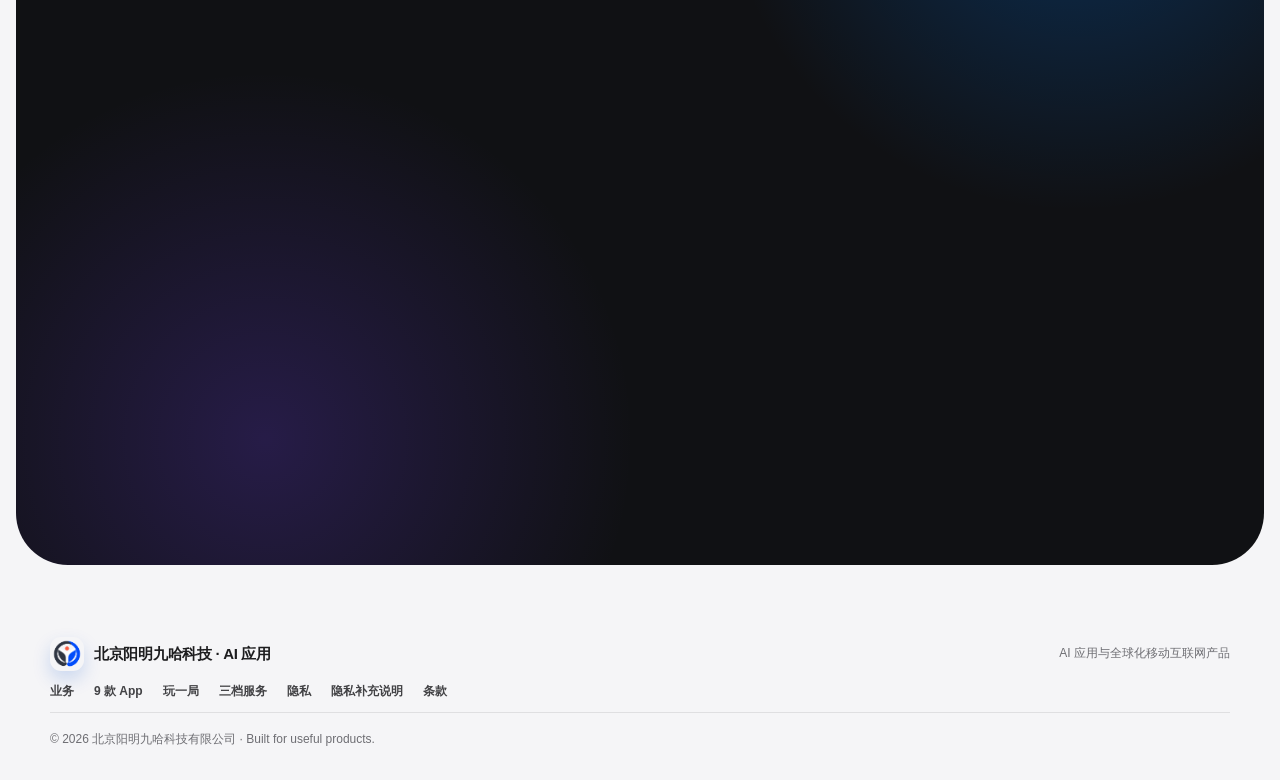
<file: life-coach/index.html>
<!doctype html>
<html lang="zh-CN">
<head>
  <meta charset="utf-8">
  <meta name="viewport" content="width=device-width, initial-scale=1">
  <meta http-equiv="refresh" content="0; url=../">
  <link rel="canonical" href="https://zhangxiaomeng1.github.io/zhangxiaomeng.github.io/">
  <title>阳明科技｜正在跳转</title>
</head>
<body>
  <p>页面已迁移到 <a href="../">阳明科技主页</a>。</p>
  <script>window.location.replace('../');</script>
</body>
</html>
</file>
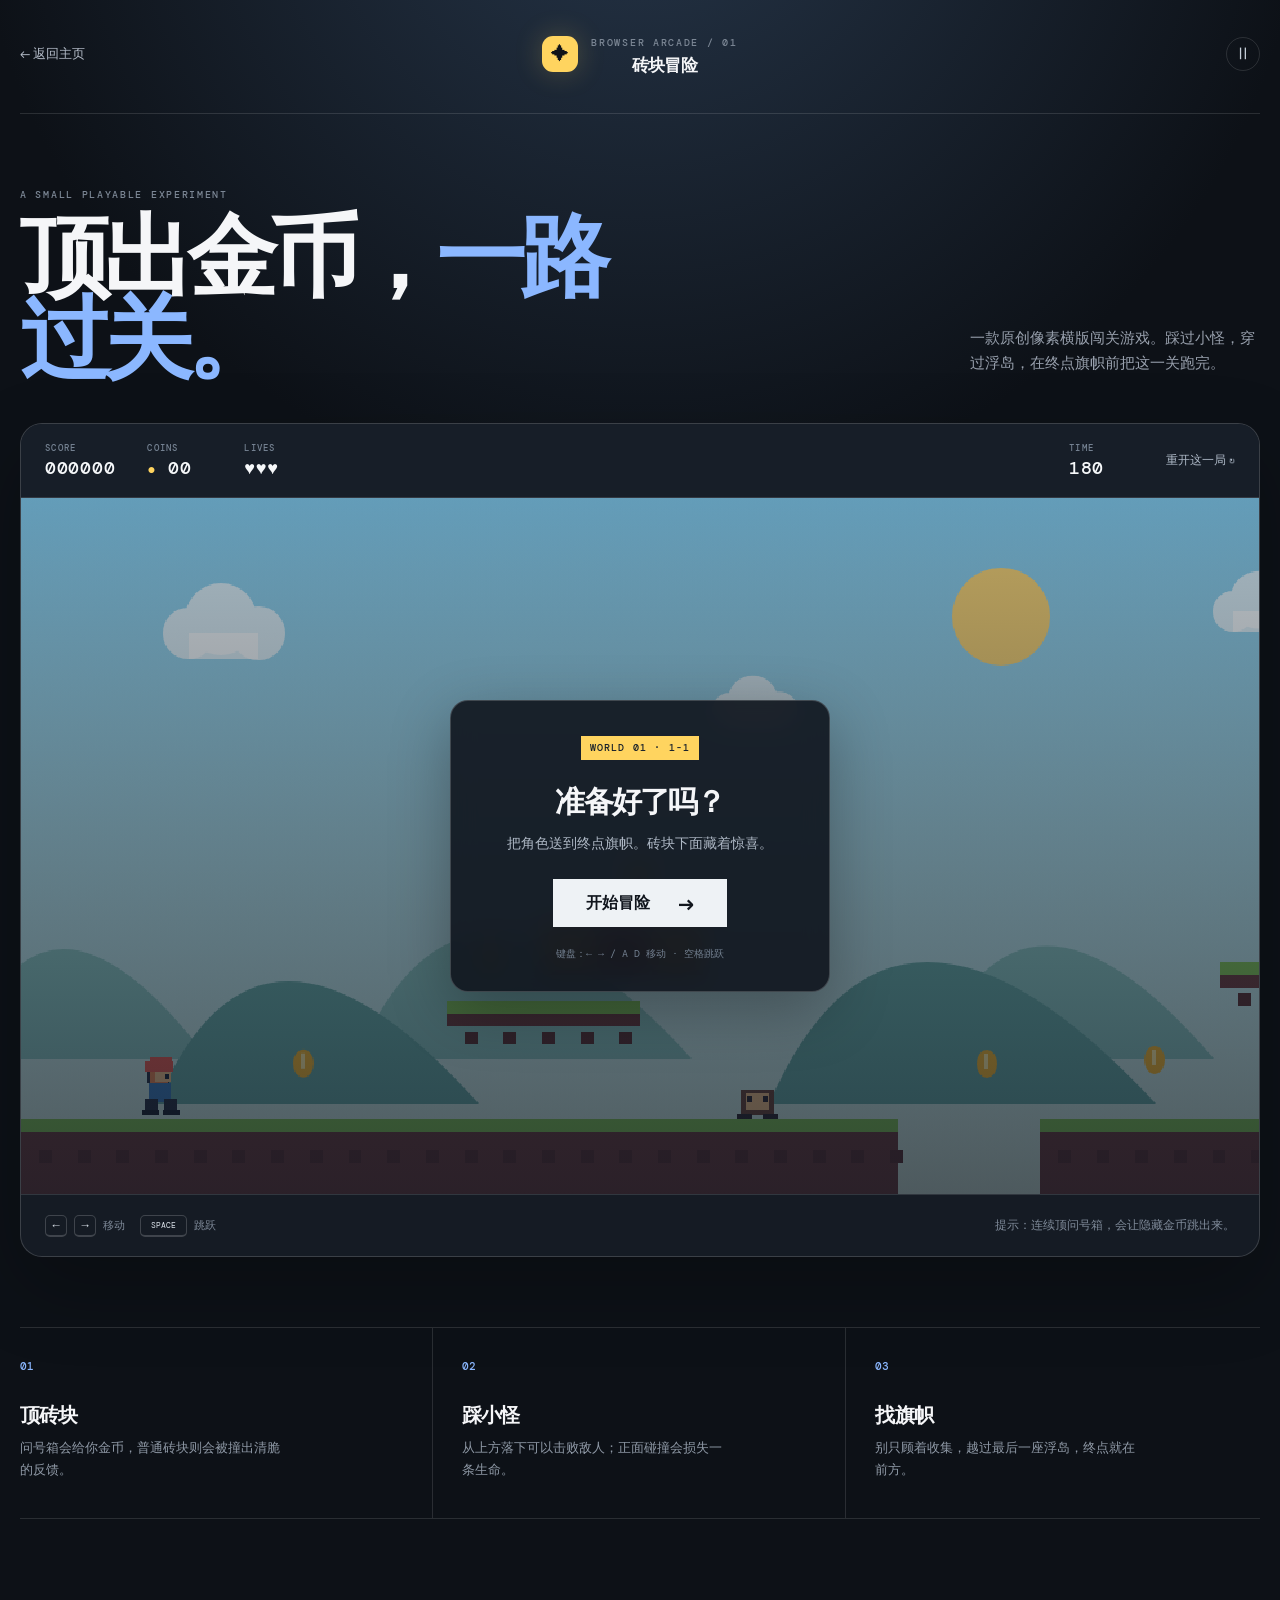
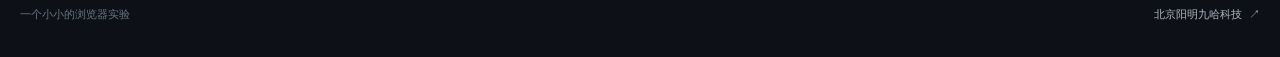
<file: pixel-quest/index.html>
<!doctype html>
<html lang="zh-CN">
<head>
  <meta charset="utf-8" />
  <meta name="viewport" content="width=device-width, initial-scale=1, viewport-fit=cover" />
  <meta name="theme-color" content="#0d1117" />
  <meta name="description" content="砖块冒险：一个可以在浏览器里直接玩的原创像素横版平台游戏。" />
  <title>砖块冒险 · 可玩的网页小游戏</title>
  <link rel="stylesheet" href="style.css" />
</head>
<body>
  <div class="page-shell">
    <header class="game-header">
      <a class="back-link" href="../" aria-label="返回北京阳明九哈科技主页">← 返回主页</a>
      <div class="game-title">
        <span class="title-mark" aria-hidden="true">✦</span>
        <div><span class="eyebrow">BROWSER ARCADE / 01</span><h1>砖块冒险</h1></div>
      </div>
      <button class="icon-button" id="pauseButton" type="button" aria-label="暂停游戏" title="暂停游戏">Ⅱ</button>
    </header>

    <main>
      <section class="intro" aria-labelledby="page-title">
        <div>
          <p class="eyebrow">A SMALL PLAYABLE EXPERIMENT</p>
          <h2 id="page-title">顶出金币，<em>一路过关。</em></h2>
        </div>
        <p class="intro-copy">一款原创像素横版闯关游戏。踩过小怪，穿过浮岛，在终点旗帜前把这一关跑完。</p>
      </section>

      <section class="game-card" aria-label="砖块冒险游戏区">
        <div class="hud">
          <div class="hud-item"><span class="hud-label">SCORE</span><strong id="score">000000</strong></div>
          <div class="hud-item"><span class="hud-label">COINS</span><strong><span class="coin-mini">●</span> <span id="coins">00</span></strong></div>
          <div class="hud-item"><span class="hud-label">LIVES</span><strong id="lives">♥♥♥</strong></div>
          <div class="hud-item hud-time"><span class="hud-label">TIME</span><strong id="time">180</strong></div>
          <button class="reset-button" id="resetButton" type="button">重开这一局 ↻</button>
        </div>

        <div class="canvas-wrap">
          <canvas id="gameCanvas" width="960" height="540" aria-label="砖块冒险游戏画面"></canvas>
          <div class="game-overlay" id="startOverlay">
            <div class="overlay-panel">
              <span class="pixel-badge">WORLD 01 · 1-1</span>
              <h3>准备好了吗？</h3>
              <p>把角色送到终点旗帜。砖块下面藏着惊喜。</p>
              <button class="primary-button" id="startButton" type="button">开始冒险 <span>→</span></button>
              <div class="overlay-hint">键盘：← → / A D 移动 · 空格跳跃</div>
            </div>
          </div>
          <div class="game-overlay is-hidden" id="resultOverlay">
            <div class="overlay-panel">
              <span class="pixel-badge" id="resultBadge">LEVEL CLEAR</span>
              <h3 id="resultTitle">漂亮过关！</h3>
              <p id="resultCopy">你把这一关跑完了。</p>
              <button class="primary-button" id="resultButton" type="button">再玩一次 <span>↻</span></button>
            </div>
          </div>
        </div>

        <div class="game-footer">
          <div class="controls-note"><span class="key">←</span><span class="key">→</span><span>移动</span><span class="key key-wide">SPACE</span><span>跳跃</span></div>
          <p>提示：连续顶问号箱，会让隐藏金币跳出来。</p>
        </div>

        <div class="touch-controls" aria-label="触控操作">
          <div class="touch-group"><button class="touch-button" data-key="left" aria-label="向左移动">←</button><button class="touch-button" data-key="right" aria-label="向右移动">→</button></div>
          <button class="touch-button jump-button" data-key="jump" aria-label="跳跃">↑ <span>跳跃</span></button>
        </div>
      </section>

      <section class="feature-strip" aria-label="游戏玩法">
        <article><span class="feature-number">01</span><h3>顶砖块</h3><p>问号箱会给你金币，普通砖块则会被撞出清脆的反馈。</p></article>
        <article><span class="feature-number">02</span><h3>踩小怪</h3><p>从上方落下可以击败敌人；正面碰撞会损失一条生命。</p></article>
        <article><span class="feature-number">03</span><h3>找旗帜</h3><p>别只顾着收集，越过最后一座浮岛，终点就在前方。</p></article>
      </section>
    </main>

    <footer class="page-footer"><span>一个小小的浏览器实验</span><a href="../">北京阳明九哈科技 ↗</a></footer>
  </div>
  <script src="game.js"></script>
</body>
</html>
</file>
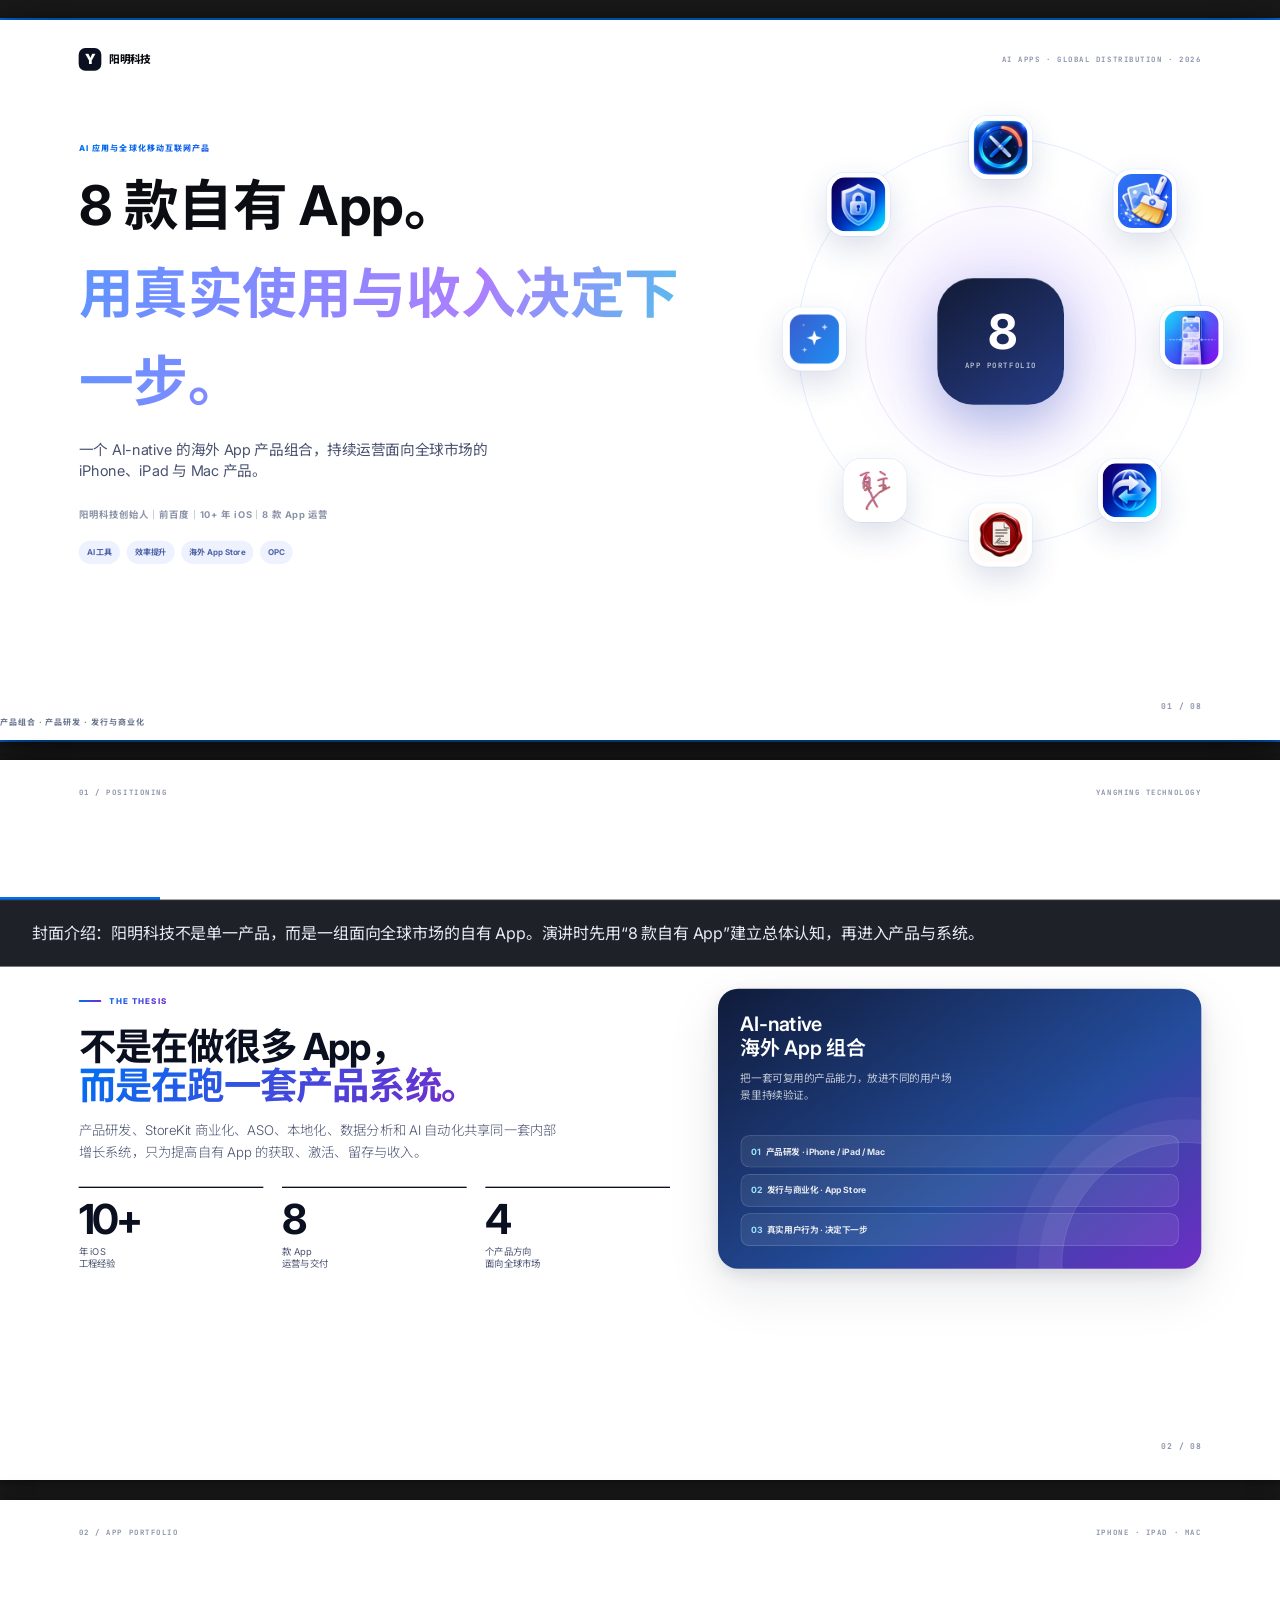
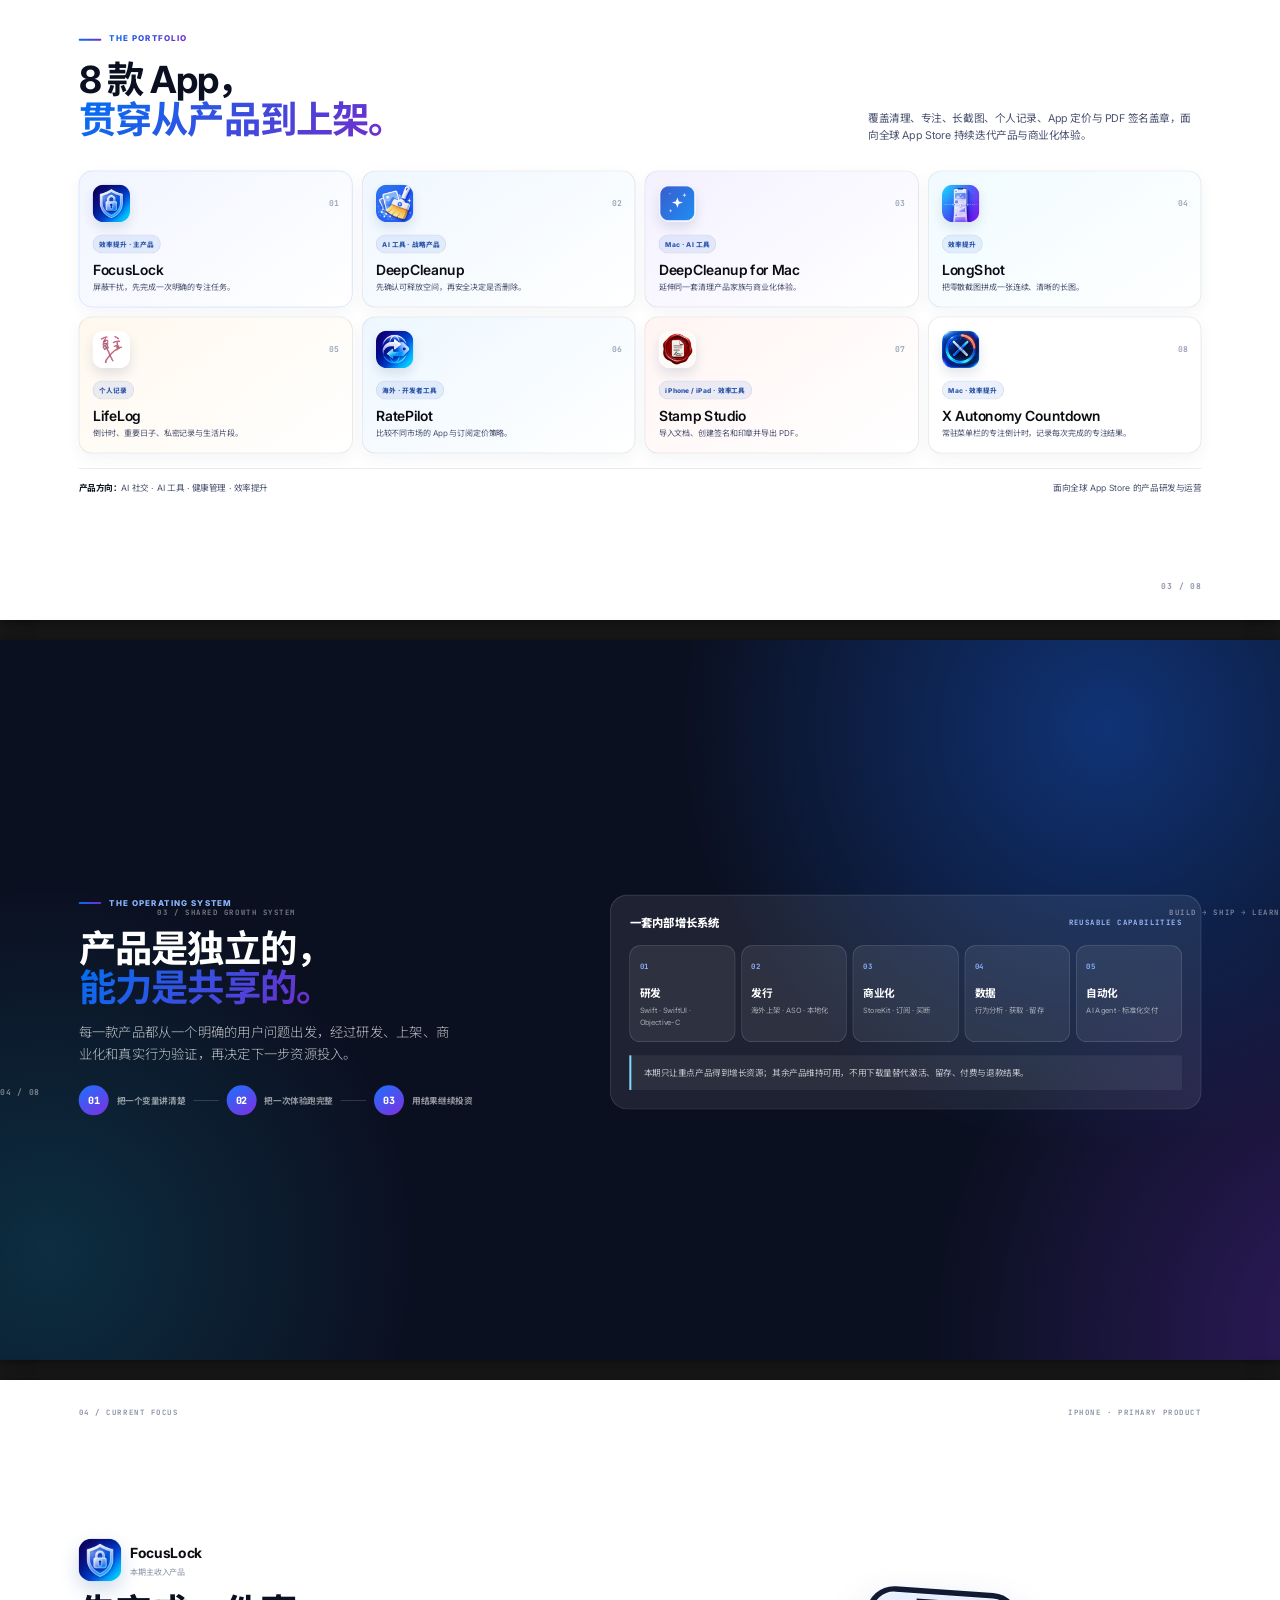
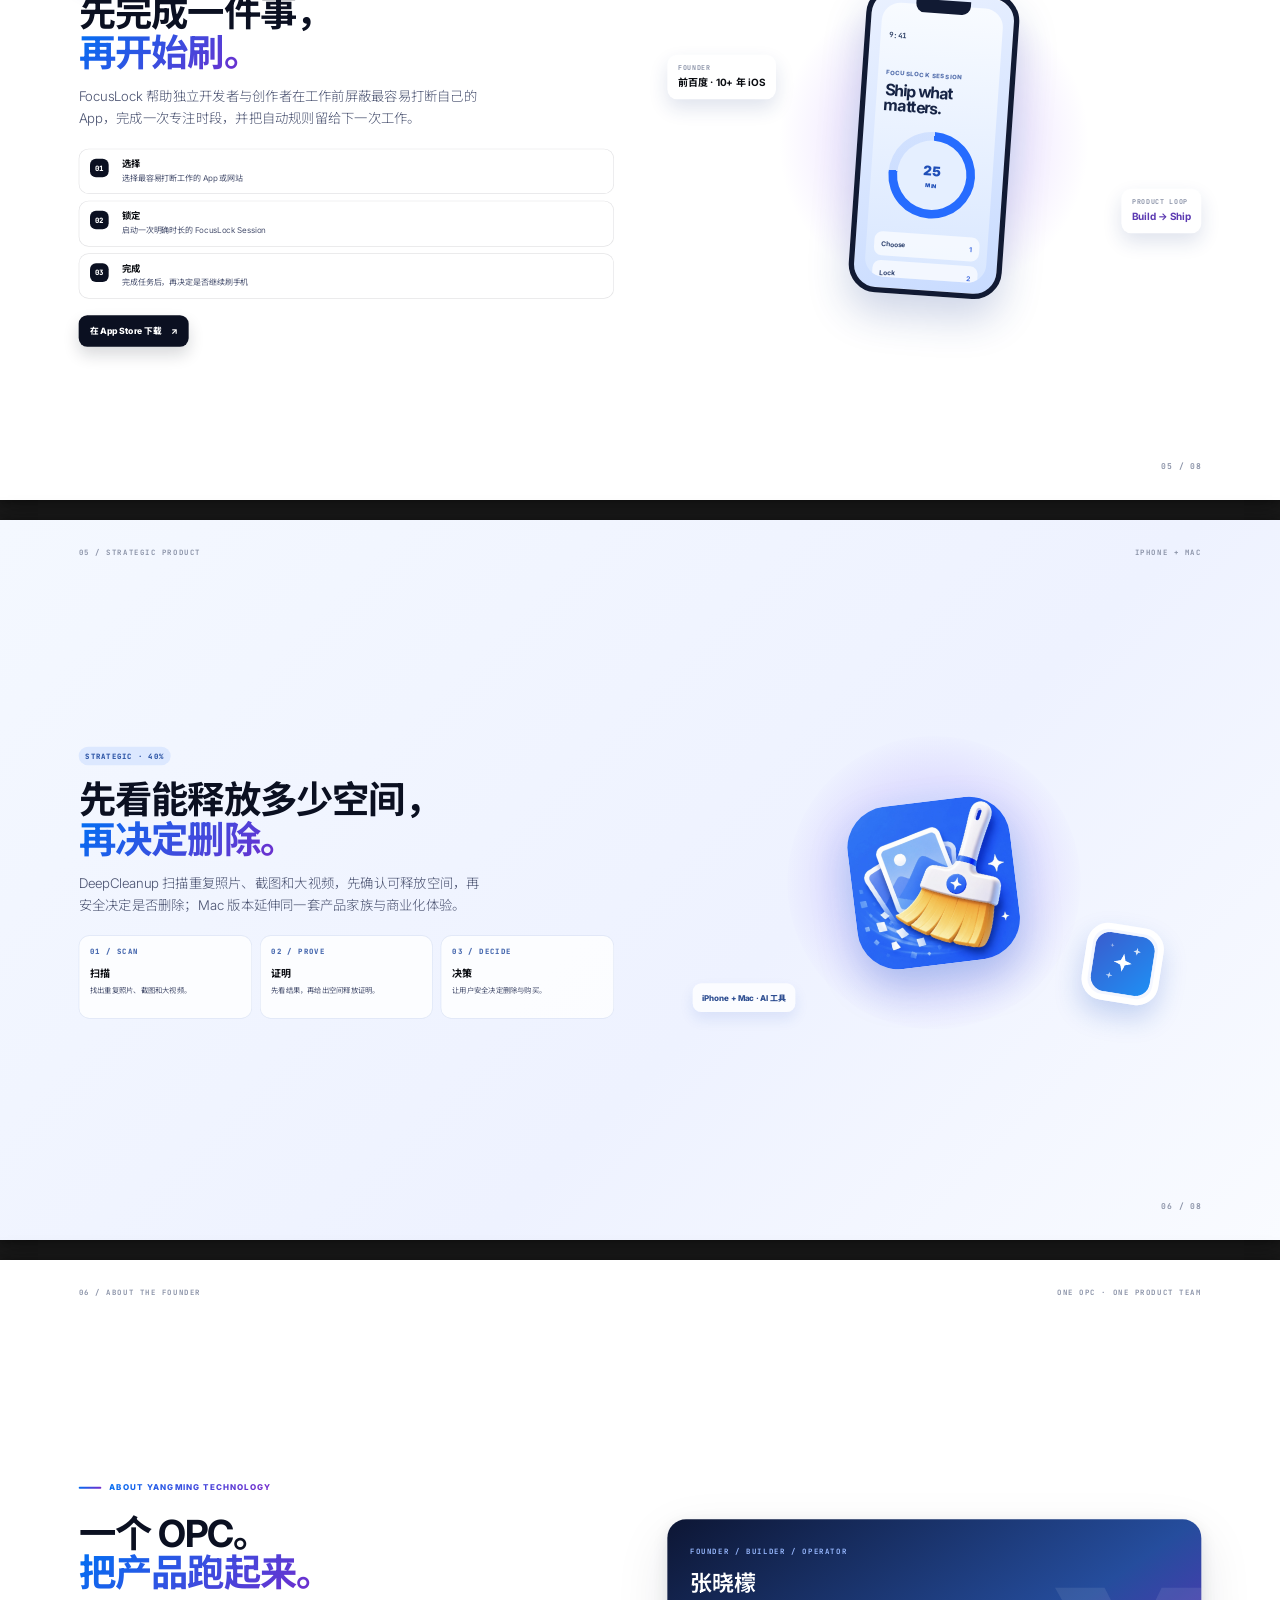
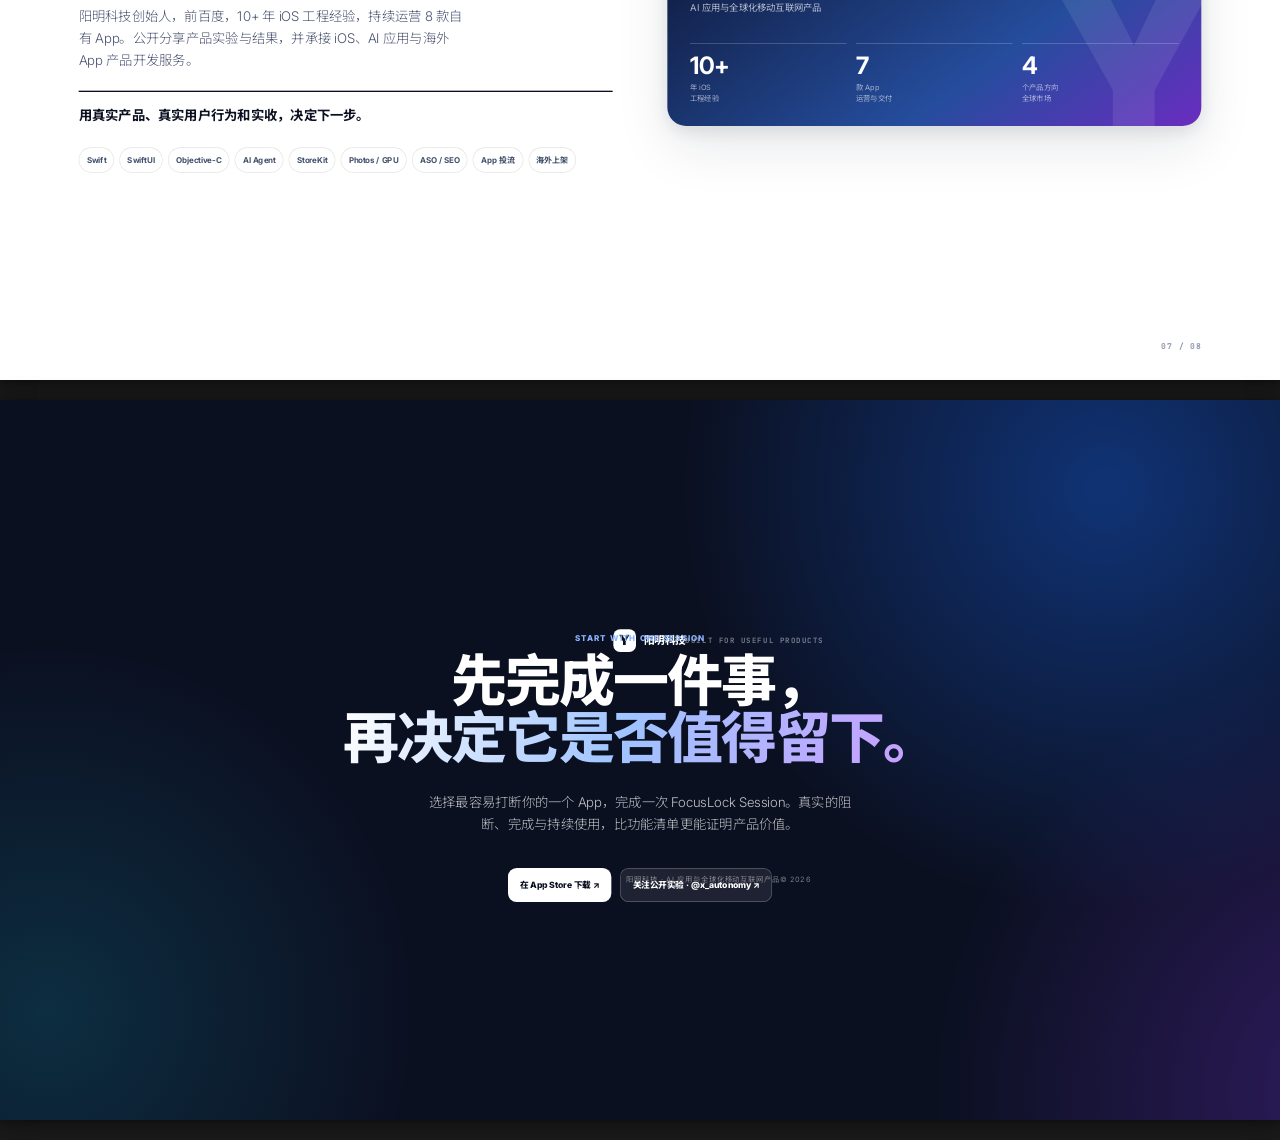
<file: outputs/yangming-tech-homepage-deck/index.html>
<!doctype html>
<html lang="zh-CN" data-theme="pitch-deck-vc" data-theme-base="assets/themes/">
<head>
  <meta charset="utf-8">
  <meta name="viewport" content="width=device-width, initial-scale=1">
  <meta name="description" content="阳明科技｜AI 应用与全球化移动互联网产品介绍">
  <title>阳明科技｜8 款自有 App</title>
  <link rel="stylesheet" href="assets/fonts.css">
  <link rel="stylesheet" href="assets/base.css">
  <link rel="stylesheet" id="theme-link" href="assets/themes/pitch-deck-vc.css">
  <link rel="stylesheet" href="assets/animations/animations.css">
  <style>
    :root {
      --ym-ink: #0b1021;
      --ym-blue: #176cff;
      --ym-purple: #7a32df;
      --ym-cyan: #17c7e8;
      --ym-lavender: #eef2ff;
      --ym-line: rgba(11, 16, 33, .11);
      --ym-soft: #f7f9fd;
    }

    .slide { padding: 74px 118px 66px; }
    .slide > .slide-no {
      position: absolute; right: 118px; bottom: 42px; z-index: 4;
      color: var(--text-3); font: 700 12px var(--font-mono); letter-spacing: .13em;
    }
    .slide.dark { background: var(--ym-ink); color: #fff; }
    .slide.dark::before {
      content: ""; position: absolute; inset: -20%; pointer-events: none;
      background: radial-gradient(circle at 76% 23%, rgba(24, 108, 255, .38), transparent 27%),
        radial-gradient(circle at 91% 83%, rgba(122, 50, 223, .33), transparent 24%),
        radial-gradient(circle at 17% 75%, rgba(23, 199, 232, .16), transparent 22%);
    }
    .slide.dark > * { position: relative; z-index: 1; }
    .slide.dark .slide-no { color: rgba(255,255,255,.45); }
    .slide.dark .kicker { color: #8db6ff; background: none; -webkit-text-fill-color: #8db6ff; }
    .slide.dark .lede { color: rgba(255,255,255,.74); }
    .kicker { font-size: 12px; letter-spacing: .14em; font-weight: 800; }
    .h1, .h2 { color: var(--ym-ink); }
    .dark .h1, .dark .h2 { color: #fff; }
    .h1 { font-size: 72px; line-height: 1.02; }
    .h2 { font-size: 56px; line-height: 1.06; }
    .lede { font-size: 20px; line-height: 1.65; max-width: 720px; }
    .muted { color: var(--text-2); }
    .dark .muted { color: rgba(255,255,255,.64); }
    .eyebrow-line { display:flex; align-items:center; gap:12px; margin-bottom:18px; }
    .eyebrow-line::before { content:""; width:34px; height:3px; border-radius:99px; background: var(--grad); }
    .brand-lockup { display:flex; align-items:center; gap:12px; font-weight:800; letter-spacing:-.03em; }
    .brand-mark { display:grid; place-items:center; width:34px; height:34px; border-radius:10px; color:#fff; background:var(--ym-ink); font-size:21px; font-weight:900; }
    .dark .brand-mark { background:#fff; color:var(--ym-ink); }
    .topline { position:absolute; top:42px; left:118px; right:118px; display:flex; justify-content:space-between; align-items:center; z-index:3; }
    .topline .meta { color:var(--text-3); font:700 11px var(--font-mono); letter-spacing:.12em; text-transform:uppercase; }
    .dark .topline .meta { color:rgba(255,255,255,.44); }

    /* Cover */
    .cover { justify-content:flex-start; padding-top:170px; }
    .cover .cover-copy { width: 58%; }
    .cover h1 { margin: 0 0 22px; font-size: 82px; max-width: 980px; }
    .cover h1 span { display:block; background:linear-gradient(110deg,#5d94ff 0%,#ac7fff 58%,#35d5e6 100%); -webkit-background-clip:text; background-clip:text; -webkit-text-fill-color:transparent; }
    .cover .cover-sub { font-size:22px; line-height:1.45; color:var(--text-2); max-width:620px; }
    .cover .cover-cn { margin-top:38px; font-size:14px; color:var(--text-3); font-weight:700; letter-spacing:.08em; }
    .cover .cover-tags { display:flex; gap:10px; flex-wrap:wrap; margin-top:28px; }
    .cover .cover-tags span { padding:8px 12px; border-radius:999px; background:var(--ym-lavender); color:#4e63a7; font-size:12px; font-weight:700; }
    .orbit-stage { position:absolute; right:74px; top:137px; width:690px; height:690px; border-radius:50%; }
    .orbit-stage::before, .orbit-stage::after { content:""; position:absolute; inset:40px; border:1px solid rgba(23,108,255,.18); border-radius:50%; }
    .orbit-stage::after { inset:142px; border-color:rgba(122,50,223,.18); }
    .orbit-glow { position:absolute; inset:110px; border-radius:50%; background:radial-gradient(circle, rgba(91,148,255,.26), rgba(140,91,255,.12) 34%, transparent 68%); filter:blur(14px); }
    .orbit-core { position:absolute; left:50%; top:50%; transform:translate(-50%,-50%); width:190px; height:190px; border-radius:54px; display:grid; place-items:center; text-align:center; color:#fff; background:linear-gradient(145deg,#121a34,#263d88); box-shadow:0 30px 70px rgba(37,72,170,.28), inset 0 1px 0 rgba(255,255,255,.28); }
    .orbit-core strong { display:block; font-size:72px; line-height:.8; letter-spacing:-.08em; }
    .orbit-core small { display:block; margin-top:14px; font:700 11px var(--font-mono); letter-spacing:.12em; text-transform:uppercase; color:rgba(255,255,255,.68); }
    .orbit-icon { position:absolute; width:95px; height:95px; padding:7px; border-radius:27px; background:#fff; box-shadow:0 18px 45px rgba(33,55,117,.16), 0 0 0 1px rgba(23,108,255,.1); }
    .orbit-icon img { width:100%; height:100%; object-fit:cover; border-radius:21px; }
    .orbit-icon.i1 { left:84px; top:92px; }
    .orbit-icon.i2 { right:81px; top:87px; }
    .orbit-icon.i3 { left:18px; top:294px; }
    .orbit-icon.i4 { right:11px; top:292px; }
    .orbit-icon.i5 { left:109px; bottom:74px; }
    .orbit-icon.i6 { right:104px; bottom:74px; }
    .orbit-icon.i7 { left:50%; bottom:7px; transform:translateX(-50%); }
    .orbit-icon.i8 { left:50%; top:7px; transform:translateX(-50%); }
    .orbit-label { position:absolute; bottom:18px; left:0; color:#69748e; font-size:12px; font-weight:700; letter-spacing:.12em; }

    /* Positioning */
    .positioning-grid { display:grid; grid-template-columns: 1.1fr .9fr; gap:72px; align-items:center; margin-top:18px; }
    .positioning-copy .lede { margin-bottom:34px; }
    .metric-row { display:grid; grid-template-columns:repeat(3,1fr); gap:28px; }
    .metric { padding-top:18px; border-top:2px solid var(--ym-ink); }
    .metric strong { display:block; font-size:62px; line-height:.95; letter-spacing:-.06em; color:var(--ym-ink); }
    .metric span { display:block; margin-top:10px; color:var(--text-2); font-size:14px; line-height:1.35; }
    .system-card { position:relative; min-height:420px; overflow:hidden; padding:34px; border-radius:30px; color:#fff; background:linear-gradient(145deg,#101b3a,#244d9d 60%,#6e2dc5); box-shadow:var(--shadow-lg); }
    .system-card::after { content:""; position:absolute; width:370px; height:370px; right:-160px; bottom:-180px; border:1px solid rgba(255,255,255,.22); border-radius:50%; box-shadow:0 0 0 34px rgba(255,255,255,.05), 0 0 0 68px rgba(255,255,255,.04); }
    .system-card h3 { color:#fff; font-size:30px; margin:0 0 12px; }
    .system-card p { max-width:330px; color:rgba(255,255,255,.73); font-size:16px; line-height:1.6; }
    .system-stack { position:absolute; left:34px; right:34px; bottom:34px; display:grid; gap:10px; }
    .system-stack span { padding:13px 15px; border:1px solid rgba(255,255,255,.2); border-radius:13px; background:rgba(255,255,255,.08); color:rgba(255,255,255,.88); font-size:13px; font-weight:700; }
    .system-stack b { color:#9be5ff; margin-right:7px; }

    /* Portfolio */
    .portfolio-head { display:flex; align-items:end; justify-content:space-between; gap:30px; }
    .portfolio-head p { max-width:500px; margin:0 0 7px; }
    .portfolio-grid { display:grid; grid-template-columns:repeat(4,1fr); gap:14px; margin-top:32px; }
    .app-tile { min-height:205px; padding:20px; display:flex; flex-direction:column; justify-content:space-between; border:1px solid var(--ym-line); border-radius:20px; background:#fff; box-shadow:0 8px 22px rgba(32,53,96,.05); }
    .app-tile:nth-child(1) { background:linear-gradient(145deg,#f1f5ff,#fff); border-color:#cbd9ff; }
    .app-tile:nth-child(2) { background:linear-gradient(145deg,#eff7ff,#fff); }
    .app-tile:nth-child(3) { background:linear-gradient(145deg,#f4f1ff,#fff); }
    .app-tile:nth-child(4) { background:linear-gradient(145deg,#f0fbff,#fff); }
    .app-tile:nth-child(5) { background:linear-gradient(145deg,#fff8ee,#fff); }
    .app-tile:nth-child(6) { background:linear-gradient(145deg,#edf7ff,#fff); }
    .app-tile:nth-child(7) { background:linear-gradient(145deg,#fff5f3,#fff); }
    .app-tile .tile-top { display:flex; align-items:center; justify-content:space-between; }
    .app-tile img { width:56px; height:56px; object-fit:cover; border-radius:16px; box-shadow:0 9px 18px rgba(19,49,111,.12); }
    .app-tile .tile-no { color:#9ba5ba; font:700 12px var(--font-mono); }
    .app-tile h3 { font-size:21px; margin:12px 0 4px; }
    .app-tile p { margin:0; color:var(--text-2); font-size:12px; line-height:1.5; }
    .pill { display:inline-flex; align-items:center; width:max-content; padding:5px 9px; border-radius:999px; background:rgba(27,91,222,.09); color:#3159a9; font-size:10px; font-weight:800; letter-spacing:.04em; }
    .portfolio-foot { display:flex; justify-content:space-between; align-items:center; gap:30px; margin-top:22px; padding-top:18px; border-top:1px solid var(--ym-line); color:var(--text-2); font-size:13px; }
    .portfolio-foot strong { color:var(--ym-ink); }

    /* Shared system */
    .shared-layout { display:grid; grid-template-columns:.9fr 1.1fr; gap:72px; align-items:center; }
    .shared-layout .lede { max-width:560px; }
    .loop { margin-top:30px; display:flex; align-items:center; gap:12px; }
    .loop b { display:grid; place-items:center; width:45px; height:45px; border-radius:50%; color:#fff; background:linear-gradient(145deg,#1b72ff,#812ede); font:800 15px var(--font-mono); }
    .loop span { color:rgba(255,255,255,.56); font-size:13px; font-weight:700; }
    .loop i { width:38px; height:1px; background:rgba(255,255,255,.24); }
    .shared-card { padding:28px; border:1px solid rgba(255,255,255,.15); border-radius:26px; background:rgba(255,255,255,.08); box-shadow:inset 0 1px 0 rgba(255,255,255,.08); }
    .shared-card .shared-title { display:flex; justify-content:space-between; align-items:center; gap:20px; margin-bottom:20px; color:#fff; font-size:17px; font-weight:800; }
    .shared-card .shared-title small { color:#9ab9ff; font:700 11px var(--font-mono); letter-spacing:.1em; }
    .shared-flow { display:grid; grid-template-columns:repeat(5,1fr); gap:9px; }
    .shared-node { min-height:145px; padding:17px 14px; border:1px solid rgba(255,255,255,.16); border-radius:16px; background:rgba(255,255,255,.07); }
    .shared-node .node-no { color:#8bb1ff; font:700 11px var(--font-mono); }
    .shared-node strong { display:block; margin-top:20px; color:#fff; font-size:16px; line-height:1.2; }
    .shared-node p { margin:8px 0 0; color:rgba(255,255,255,.58); font-size:11px; line-height:1.5; }
    .shared-note { margin-top:20px; padding:16px 18px; border-left:3px solid #7ddcff; color:rgba(255,255,255,.72); background:rgba(255,255,255,.06); font-size:13px; line-height:1.6; }

    /* Product slides */
    .product-layout { display:grid; grid-template-columns:1fr 1fr; gap:78px; align-items:center; }
    .product-layout .lede { max-width:620px; }
    .product-brand { display:flex; align-items:center; gap:13px; margin-bottom:18px; }
    .product-brand img { width:64px; height:64px; border-radius:19px; box-shadow:0 13px 28px rgba(36,77,157,.2); }
    .product-brand strong { display:block; font-size:21px; }
    .product-brand span { display:block; color:var(--text-3); font-size:12px; margin-top:2px; }
    .steps-list { display:grid; gap:10px; margin-top:28px; }
    .step-row { display:grid; grid-template-columns:34px 1fr; gap:14px; align-items:start; padding:14px 16px; border:1px solid var(--ym-line); border-radius:15px; background:#fff; }
    .step-row b { display:grid; place-items:center; width:28px; height:28px; border-radius:9px; color:#fff; background:var(--ym-ink); font:800 11px var(--font-mono); }
    .step-row strong { display:block; font-size:14px; line-height:1.2; }
    .step-row span { display:block; color:var(--text-2); font-size:12px; margin-top:4px; line-height:1.45; }
    .app-button { display:inline-flex; align-items:center; gap:14px; margin-top:25px; padding:13px 17px; border-radius:13px; background:var(--ym-ink); color:#fff; font-size:13px; font-weight:800; box-shadow:0 12px 24px rgba(11,16,33,.16); }
    .app-button:hover { text-decoration:none; transform:translateY(-1px); }
    .phone-stage { position:relative; min-height:520px; display:grid; place-items:center; }
    .phone-stage::before { content:""; position:absolute; width:470px; height:470px; border-radius:50%; background:radial-gradient(circle,rgba(60,131,255,.22),rgba(151,95,255,.11) 44%,transparent 70%); }
    .phone { position:relative; width:230px; height:460px; padding:16px; border:8px solid #111a33; border-radius:42px; background:linear-gradient(155deg,#eaf1ff,#c8dbff); box-shadow:0 30px 60px rgba(33,64,145,.22), inset 0 1px 0 rgba(255,255,255,.9); transform:rotate(4deg); }
    .phone::before { content:""; position:absolute; top:8px; left:50%; width:82px; height:20px; transform:translateX(-50%); border-radius:0 0 13px 13px; background:#111a33; }
    .phone-screen { height:100%; padding:42px 12px 14px; border-radius:28px; background:linear-gradient(180deg,#f8fbff,#d9e7ff); overflow:hidden; }
    .phone-time { color:#304267; font:700 11px var(--font-mono); }
    .phone-heading { margin-top:43px; color:#172445; }
    .phone-heading small { display:block; color:#5570ad; font-size:9px; font-weight:800; letter-spacing:.1em; text-transform:uppercase; }
    .phone-heading strong { display:block; margin-top:7px; font-size:24px; line-height:.96; letter-spacing:-.05em; }
    .ring { position:relative; width:130px; height:130px; margin:24px auto; display:grid; place-items:center; border-radius:50%; background:conic-gradient(#266cff 0 76%, rgba(38,108,255,.12) 76%); }
    .ring::before { content:""; position:absolute; width:104px; height:104px; border-radius:50%; background:#e5efff; }
    .ring span { position:relative; color:#1e4eb8; font-size:20px; font-weight:900; }
    .ring small { display:block; text-align:center; font-size:8px; letter-spacing:.12em; }
    .phone-items { display:grid; gap:7px; }
    .phone-items div { display:flex; justify-content:space-between; padding:10px 11px; border-radius:12px; color:#314571; background:rgba(255,255,255,.68); font-size:10px; font-weight:700; }
    .phone-items em { color:#426de0; font-style:normal; }
    .float-note { position:absolute; padding:13px 16px; border-radius:15px; background:#fff; box-shadow:0 13px 28px rgba(31,59,130,.14); }
    .float-note small { display:block; color:var(--text-3); font:700 10px var(--font-mono); letter-spacing:.1em; }
    .float-note strong { display:block; margin-top:4px; font-size:15px; }
    .float-left { left:2px; top:128px; }
    .float-right { right:0; bottom:124px; }
    .float-right strong { color:#5b39b1; }

    .clean-slide { background:linear-gradient(135deg,#f4f8ff,#eef2ff 60%,#f9fbff); }
    .clean-visual { position:relative; min-height:500px; display:grid; place-items:center; }
    .clean-visual::before { content:""; position:absolute; width:440px; height:440px; border-radius:50%; background:radial-gradient(circle,rgba(52,118,255,.25),rgba(114,73,255,.1) 50%,transparent 73%); }
    .clean-icon { position:relative; width:245px; height:245px; border-radius:62px; transform:rotate(-7deg); box-shadow:0 28px 60px rgba(27,83,194,.27); }
    .clean-icon img { width:100%; height:100%; object-fit:cover; border-radius:inherit; }
    .clean-icon.mac { position:absolute; width:116px; height:116px; right:60px; bottom:70px; border:9px solid #fff; border-radius:32px; transform:rotate(9deg); box-shadow:0 20px 40px rgba(27,83,194,.22); }
    .clean-label { position:absolute; left:40px; bottom:56px; padding:12px 14px; border-radius:13px; color:#2f4f92; background:rgba(255,255,255,.76); box-shadow:0 10px 20px rgba(27,83,194,.1); font-size:12px; font-weight:800; }
    .promise-row { display:grid; grid-template-columns:repeat(3,1fr); gap:12px; margin-top:28px; }
    .promise { padding:16px; min-height:125px; border-radius:16px; background:rgba(255,255,255,.78); border:1px solid rgba(77,113,193,.15); }
    .promise b { display:block; color:#4a6bb0; font:800 11px var(--font-mono); letter-spacing:.1em; }
    .promise strong { display:block; margin-top:15px; font-size:15px; }
    .promise p { margin:5px 0 0; color:var(--text-2); font-size:11px; line-height:1.45; }
    .strategic-note { display:inline-flex; padding:7px 10px; border-radius:999px; color:#3159a9; background:#dce8ff; font:800 11px var(--font-mono); letter-spacing:.08em; }

    /* Founder */
    .founder-layout { display:grid; grid-template-columns:1fr 1fr; gap:82px; align-items:center; }
    .founder-copy .lede { max-width:580px; }
    .founder-quote { margin-top:28px; padding:20px 0 0; border-top:2px solid var(--ym-ink); color:var(--ym-ink); font-size:20px; line-height:1.55; font-weight:700; }
    .founder-card { position:relative; padding:34px; border-radius:28px; color:#fff; background:linear-gradient(145deg,#0d1634,#254d9d 64%,#6a2cc0); box-shadow:var(--shadow-lg); overflow:hidden; }
    .founder-card::after { content:"Y"; position:absolute; right:-15px; bottom:-70px; color:rgba(255,255,255,.09); font-size:320px; line-height:1; font-weight:900; }
    .founder-card .card-kicker { color:#98b9ff; font:700 11px var(--font-mono); letter-spacing:.13em; }
    .founder-card h3 { color:#fff; font-size:33px; margin:18px 0 5px; }
    .founder-card .role { color:rgba(255,255,255,.68); font-size:14px; }
    .founder-numbers { display:grid; grid-template-columns:repeat(3,1fr); gap:14px; margin-top:42px; }
    .founder-numbers div { padding-top:14px; border-top:1px solid rgba(255,255,255,.25); }
    .founder-numbers strong { display:block; font-size:36px; line-height:1; }
    .founder-numbers span { display:block; margin-top:8px; color:rgba(255,255,255,.6); font-size:11px; line-height:1.4; }
    .capability-list { display:flex; flex-wrap:wrap; gap:8px; margin-top:32px; }
    .capability-list span { padding:8px 11px; border:1px solid var(--ym-line); border-radius:999px; color:#43516d; background:#fff; font-size:12px; font-weight:700; }

    /* CTA */
    .cta { text-align:center; align-items:center; }
    .cta .kicker { color:#9cbcff; }
    .cta .h1 { max-width:1060px; font-size:84px; }
    .cta .h1 span { display:block; background:linear-gradient(110deg,#fff 0%,#9fc4ff 47%,#cb9cff 100%); -webkit-background-clip:text; background-clip:text; -webkit-text-fill-color:transparent; }
    .cta .lede { max-width:650px; color:rgba(255,255,255,.7); }
    .cta-actions { display:flex; justify-content:center; flex-wrap:wrap; gap:13px; margin-top:28px; }
    .cta-actions a { display:inline-flex; align-items:center; gap:9px; padding:14px 18px; border-radius:13px; font-size:13px; font-weight:800; }
    .cta-primary { color:var(--ym-ink); background:#fff; }
    .cta-secondary { color:#fff; border:1px solid rgba(255,255,255,.27); background:rgba(255,255,255,.08); }
    .cta-actions a:hover { text-decoration:none; transform:translateY(-1px); }
    .cta-foot { position:absolute; left:118px; right:118px; bottom:42px; display:flex; justify-content:space-between; align-items:center; color:rgba(255,255,255,.45); font-size:11px; letter-spacing:.08em; }

    .notes { display:none; }
    @media (max-width: 1100px) {
      .slide { padding-left:58px; padding-right:58px; }
      .topline { left:58px; right:58px; }
      .slide > .slide-no, .cta-foot { right:58px; left:58px; }
      .cover .cover-copy { width:61%; }
      .orbit-stage { right:-55px; transform:scale(.83); transform-origin:top right; }
      .positioning-grid, .shared-layout, .product-layout, .founder-layout { gap:40px; }
      .portfolio-grid { grid-template-columns:repeat(3,1fr); }
    }
    @media (max-width: 760px) {
      .slide { padding:54px 30px 48px; }
      .topline { left:30px; right:30px; }
      .topline .meta { display:none; }
      .cover { padding-top:112px; }
      .cover .cover-copy { width:100%; }
      .cover h1 { font-size:56px; }
      .cover .cover-sub { font-size:18px; }
      .orbit-stage { display:none; }
      .positioning-grid, .shared-layout, .product-layout, .founder-layout { grid-template-columns:1fr; gap:28px; }
      .system-card { min-height:300px; }
      .portfolio-head { display:block; }
      .portfolio-head p { margin-top:18px; }
      .portfolio-grid { grid-template-columns:repeat(2,1fr); gap:10px; margin-top:24px; }
      .app-tile { min-height:180px; padding:14px; border-radius:16px; }
      .app-tile img { width:44px; height:44px; border-radius:13px; }
      .app-tile h3 { font-size:17px; line-height:1.15; }
      .app-tile p { font-size:11px; }
    }
    @media (max-width: 520px) {
      .slide { padding-left:20px; padding-right:20px; }
      .topline { left:20px; right:20px; }
      .cover h1 { font-size:47px; }
      .portfolio-grid { grid-template-columns:1fr; }
    }
  </style>
</head>
<body>
<div class="deck">

  <section class="slide cover" data-title="Cover">
    <div class="topline">
      <div class="brand-lockup"><span class="brand-mark">Y</span><span>阳明科技</span></div>
      <span class="meta">AI APPS · GLOBAL DISTRIBUTION · 2026</span>
    </div>
    <div class="cover-copy">
      <p class="kicker">AI 应用与全球化移动互联网产品</p>
      <h1>8 款自有 App。<span>用真实使用与收入决定下一步。</span></h1>
      <p class="cover-sub">一个 AI-native 的海外 App 产品组合，持续运营面向全球市场的 iPhone、iPad 与 Mac 产品。</p>
      <p class="cover-cn">阳明科技创始人｜前百度｜10+ 年 iOS｜8 款 App 运营</p>
      <div class="cover-tags"><span>AI 工具</span><span>效率提升</span><span>海外 App Store</span><span>OPC</span></div>
    </div>
    <div class="orbit-stage" aria-label="8 款 App 产品矩阵">
      <div class="orbit-glow"></div>
      <div class="orbit-core"><div><strong>8</strong><small>app portfolio</small></div></div>
      <div class="orbit-icon i1"><img src="assets/app-icons/focuslock.png" alt="FocusLock"></div>
      <div class="orbit-icon i2"><img src="assets/app-icons/deepcleanup-ios.png" alt="DeepCleanup"></div>
      <div class="orbit-icon i3"><img src="assets/app-icons/deepcleanup-mac.png" alt="DeepCleanup for Mac"></div>
      <div class="orbit-icon i4"><img src="assets/app-icons/longshot.png" alt="LongShot"></div>
      <div class="orbit-icon i5"><img src="assets/app-icons/lifelog.png" alt="LifeLog"></div>
      <div class="orbit-icon i6"><img src="assets/app-icons/ratepilot.png" alt="RatePilot"></div>
      <div class="orbit-icon i7"><img src="assets/app-icons/stamp-studio.png" alt="Stamp Studio"></div>
      <div class="orbit-icon i8"><img src="assets/app-icons/x-autonomy-countdown.png" alt="X Autonomy Countdown"></div>
    </div>
    <span class="orbit-label">产品组合 · 产品研发 · 发行与商业化</span>
    <span class="slide-no">01 / 08</span>
    <div class="notes">封面介绍：阳明科技不是单一产品，而是一组面向全球市场的自有 App。演讲时先用“8 款自有 App”建立总体认知，再进入产品与系统。</div>
  </section>

  <section class="slide" data-title="Positioning">
    <div class="topline"><span class="meta">01 / POSITIONING</span><span class="meta">YANGMING TECHNOLOGY</span></div>
    <div class="positioning-grid">
      <div class="positioning-copy">
        <div class="eyebrow-line"><p class="kicker">THE THESIS</p></div>
        <h2 class="h2">不是在做很多 App，<br><span class="gradient-text">而是在跑一套产品系统。</span></h2>
        <p class="lede">产品研发、StoreKit 商业化、ASO、本地化、数据分析和 AI 自动化共享同一套内部增长系统，只为提高自有 App 的获取、激活、留存与收入。</p>
        <div class="metric-row">
          <div class="metric"><strong>10+</strong><span>年 iOS<br>工程经验</span></div>
          <div class="metric"><strong>8</strong><span>款 App<br>运营与交付</span></div>
          <div class="metric"><strong>4</strong><span>个产品方向<br>面向全球市场</span></div>
        </div>
      </div>
      <div class="system-card">
        <h3>AI-native<br>海外 App 组合</h3>
        <p>把一套可复用的产品能力，放进不同的用户场景里持续验证。</p>
        <div class="system-stack">
          <span><b>01</b>产品研发 · iPhone / iPad / Mac</span>
          <span><b>02</b>发行与商业化 · App Store</span>
          <span><b>03</b>真实用户行为 · 决定下一步</span>
        </div>
      </div>
    </div>
    <span class="slide-no">02 / 08</span>
    <div class="notes">这一页讲“公司是什么”。关键不是“有 8 个项目”，而是 8 个产品共享产品、发行、商业化和数据能力，形成可重复的产品循环。</div>
  </section>

  <section class="slide" data-title="App Portfolio">
    <div class="topline"><span class="meta">02 / APP PORTFOLIO</span><span class="meta">IPHONE · IPAD · MAC</span></div>
    <div class="portfolio-head">
      <div><div class="eyebrow-line"><p class="kicker">THE PORTFOLIO</p></div><h2 class="h2">8 款 App，<br><span class="gradient-text">贯穿从产品到上架。</span></h2></div>
      <p class="muted">覆盖清理、专注、长截图、个人记录、App 定价与 PDF 签名盖章，面向全球 App Store 持续迭代产品与商业化体验。</p>
    </div>
    <div class="portfolio-grid">
      <article class="app-tile"><div class="tile-top"><img src="assets/app-icons/focuslock.png" alt="FocusLock"><span class="tile-no">01</span></div><div><span class="pill">效率提升 · 主产品</span><h3>FocusLock</h3><p>屏蔽干扰，先完成一次明确的专注任务。</p></div></article>
      <article class="app-tile"><div class="tile-top"><img src="assets/app-icons/deepcleanup-ios.png" alt="DeepCleanup"><span class="tile-no">02</span></div><div><span class="pill">AI 工具 · 战略产品</span><h3>DeepCleanup</h3><p>先确认可释放空间，再安全决定是否删除。</p></div></article>
      <article class="app-tile"><div class="tile-top"><img src="assets/app-icons/deepcleanup-mac.png" alt="DeepCleanup for Mac"><span class="tile-no">03</span></div><div><span class="pill">Mac · AI 工具</span><h3>DeepCleanup for Mac</h3><p>延伸同一套清理产品家族与商业化体验。</p></div></article>
      <article class="app-tile"><div class="tile-top"><img src="assets/app-icons/longshot.png" alt="LongShot"><span class="tile-no">04</span></div><div><span class="pill">效率提升</span><h3>LongShot</h3><p>把零散截图拼成一张连续、清晰的长图。</p></div></article>
      <article class="app-tile"><div class="tile-top"><img src="assets/app-icons/lifelog.png" alt="LifeLog"><span class="tile-no">05</span></div><div><span class="pill">个人记录</span><h3>LifeLog</h3><p>倒计时、重要日子、私密记录与生活片段。</p></div></article>
      <article class="app-tile"><div class="tile-top"><img src="assets/app-icons/ratepilot.png" alt="RatePilot"><span class="tile-no">06</span></div><div><span class="pill">海外 · 开发者工具</span><h3>RatePilot</h3><p>比较不同市场的 App 与订阅定价策略。</p></div></article>
      <article class="app-tile"><div class="tile-top"><img src="assets/app-icons/stamp-studio.png" alt="Stamp Studio"><span class="tile-no">07</span></div><div><span class="pill">iPhone / iPad · 效率工具</span><h3>Stamp Studio</h3><p>导入文档、创建签名和印章并导出 PDF。</p></div></article>
      <article class="app-tile"><div class="tile-top"><img src="assets/app-icons/x-autonomy-countdown.png" alt="X Autonomy Countdown"><span class="tile-no">08</span></div><div><span class="pill">Mac · 效率提升</span><h3>X Autonomy Countdown</h3><p>常驻菜单栏的专注倒计时，记录每次完成的专注结果。</p></div></article>
    </div>
    <div class="portfolio-foot"><span><strong>产品方向：</strong>AI 社交 · AI 工具 · 健康管理 · 效率提升</span><span>面向全球 App Store 的产品研发与运营</span></div>
    <span class="slide-no">03 / 08</span>
    <div class="notes">产品组合页快速扫过 8 款产品。不要逐个展开，重点让听众看到“产品方向不同，但共享同一套交付与商业化能力”。</div>
  </section>

  <section class="slide dark" data-title="Shared Growth System">
    <div class="topline"><span class="meta">03 / SHARED GROWTH SYSTEM</span><span class="meta">BUILD → SHIP → LEARN</span></div>
    <div class="shared-layout">
      <div>
        <div class="eyebrow-line"><p class="kicker">THE OPERATING SYSTEM</p></div>
        <h2 class="h2">产品是独立的，<br><span class="gradient-text">能力是共享的。</span></h2>
        <p class="lede">每一款产品都从一个明确的用户问题出发，经过研发、上架、商业化和真实行为验证，再决定下一步资源投入。</p>
        <div class="loop"><b>01</b><span>把一个变量讲清楚</span><i></i><b>02</b><span>把一次体验跑完整</span><i></i><b>03</b><span>用结果继续投资</span></div>
      </div>
      <div class="shared-card">
        <div class="shared-title"><span>一套内部增长系统</span><small>REUSABLE CAPABILITIES</small></div>
        <div class="shared-flow">
          <div class="shared-node"><span class="node-no">01</span><strong>研发</strong><p>Swift · SwiftUI · Objective-C</p></div>
          <div class="shared-node"><span class="node-no">02</span><strong>发行</strong><p>海外上架 · ASO · 本地化</p></div>
          <div class="shared-node"><span class="node-no">03</span><strong>商业化</strong><p>StoreKit · 订阅 · 买断</p></div>
          <div class="shared-node"><span class="node-no">04</span><strong>数据</strong><p>行为分析 · 获取 · 留存</p></div>
          <div class="shared-node"><span class="node-no">05</span><strong>自动化</strong><p>AI Agent · 标准化交付</p></div>
        </div>
        <div class="shared-note">本期只让重点产品得到增长资源；其余产品维持可用，不用下载量替代激活、留存、付费与退款结果。</div>
      </div>
    </div>
    <span class="slide-no">04 / 08</span>
    <div class="notes">这一页用来解释 OPC 的工作方式：多个产品不是多个孤岛，而是共享一套研发、发行、商业化、数据和 AI 自动化能力。可以停在“真实行为验证”上做转场。</div>
  </section>

  <section class="slide" data-title="FocusLock">
    <div class="topline"><span class="meta">04 / CURRENT FOCUS</span><span class="meta">IPHONE · PRIMARY PRODUCT</span></div>
    <div class="product-layout">
      <div>
        <div class="product-brand"><img src="assets/app-icons/focuslock.png" alt="FocusLock"><div><strong>FocusLock</strong><span>本期主收入产品</span></div></div>
        <h2 class="h2">先完成一件事，<br><span class="gradient-text">再开始刷。</span></h2>
        <p class="lede">FocusLock 帮助独立开发者与创作者在工作前屏蔽最容易打断自己的 App，完成一次专注时段，并把自动规则留给下一次工作。</p>
        <div class="steps-list">
          <div class="step-row"><b>01</b><div><strong>选择</strong><span>选择最容易打断工作的 App 或网站</span></div></div>
          <div class="step-row"><b>02</b><div><strong>锁定</strong><span>启动一次明确时长的 FocusLock Session</span></div></div>
          <div class="step-row"><b>03</b><div><strong>完成</strong><span>完成任务后，再决定是否继续刷手机</span></div></div>
        </div>
        <a class="app-button" href="https://apps.apple.com/us/app/focuslock-app-blocker/id6781309683" target="_blank" rel="noopener noreferrer">在 App Store 下载 <span>↗</span></a>
      </div>
      <div class="phone-stage">
        <div class="float-note float-left"><small>FOUNDER</small><strong>前百度 · 10+ 年 iOS</strong></div>
        <div class="phone"><div class="phone-screen"><div class="phone-time">9:41</div><div class="phone-heading"><small>FocusLock Session</small><strong>Ship what matters.</strong></div><div class="ring"><span>25<small>MIN</small></span></div><div class="phone-items"><div><span>Choose</span><em>1</em></div><div><span>Lock</span><em>2</em></div><div><span>Ship</span><em>3</em></div></div></div></div>
        <div class="float-note float-right"><small>PRODUCT LOOP</small><strong>Build → Ship</strong></div>
      </div>
    </div>
    <span class="slide-no">05 / 08</span>
    <div class="notes">FocusLock 是本期主产品。讲述顺序建议是：问题（容易被打断）→ 一次完整体验（选择、锁定、完成）→ 价值判断（真实完成与持续使用）。</div>
  </section>

  <section class="slide clean-slide" data-title="DeepCleanup">
    <div class="topline"><span class="meta">05 / STRATEGIC PRODUCT</span><span class="meta">IPHONE + MAC</span></div>
    <div class="product-layout">
      <div>
        <span class="strategic-note">STRATEGIC · 40%</span>
        <h2 class="h2" style="margin-top:22px">先看能释放多少空间，<br><span class="gradient-text">再决定删除。</span></h2>
        <p class="lede">DeepCleanup 扫描重复照片、截图和大视频，先确认可释放空间，再安全决定是否删除；Mac 版本延伸同一套产品家族与商业化体验。</p>
        <div class="promise-row">
          <div class="promise"><b>01 / SCAN</b><strong>扫描</strong><p>找出重复照片、截图和大视频。</p></div>
          <div class="promise"><b>02 / PROVE</b><strong>证明</strong><p>先看结果，再给出空间释放证明。</p></div>
          <div class="promise"><b>03 / DECIDE</b><strong>决策</strong><p>让用户安全决定删除与购买。</p></div>
        </div>
      </div>
      <div class="clean-visual"><div class="clean-icon"><img src="assets/app-icons/deepcleanup-ios.png" alt="DeepCleanup"></div><div class="clean-icon mac"><img src="assets/app-icons/deepcleanup-mac.png" alt="DeepCleanup for Mac"></div><div class="clean-label">iPhone + Mac · AI 工具</div></div>
    </div>
    <span class="slide-no">06 / 08</span>
    <div class="notes">DeepCleanup 是本期战略产品。核心不是“清理功能很多”，而是先让用户看到可释放空间、建立安全感，再做付费决策。Mac 版扩展产品家族。</div>
  </section>

  <section class="slide" data-title="Founder & Capabilities">
    <div class="topline"><span class="meta">06 / ABOUT THE FOUNDER</span><span class="meta">ONE OPC · ONE PRODUCT TEAM</span></div>
    <div class="founder-layout">
      <div class="founder-copy">
        <div class="eyebrow-line"><p class="kicker">ABOUT YANGMING TECHNOLOGY</p></div>
        <h2 class="h2">一个 OPC。<br><span class="gradient-text">把产品跑起来。</span></h2>
        <p class="lede">阳明科技创始人，前百度，10+ 年 iOS 工程经验，持续运营 8 款自有 App。公开分享产品实验与结果，并承接 iOS、AI 应用与海外 App 产品开发服务。</p>
        <p class="founder-quote">用真实产品、真实用户行为和实收，决定下一步。</p>
        <div class="capability-list"><span>Swift</span><span>SwiftUI</span><span>Objective-C</span><span>AI Agent</span><span>StoreKit</span><span>Photos / GPU</span><span>ASO / SEO</span><span>App 投流</span><span>海外上架</span></div>
      </div>
      <div class="founder-card"><span class="card-kicker">FOUNDER / BUILDER / OPERATOR</span><h3>张晓檬</h3><div class="role">AI 应用与全球化移动互联网产品</div><div class="founder-numbers"><div><strong>10+</strong><span>年 iOS<br>工程经验</span></div><div><strong>7</strong><span>款 App<br>运营与交付</span></div><div><strong>4</strong><span>个产品方向<br>全球市场</span></div></div></div>
    </div>
    <span class="slide-no">07 / 08</span>
    <div class="notes">最后一页能力与创始人。只讲与产品闭环直接相关的能力：原生研发、商业化、发行、数据和 AI 自动化。重点是“把产品跑起来”，不是单纯履历展示。</div>
  </section>

  <section class="slide dark cta" data-title="Start With One Session">
    <div class="topline"><div class="brand-lockup"><span class="brand-mark">Y</span><span>阳明科技</span></div><span class="meta">BUILT FOR USEFUL PRODUCTS</span></div>
    <p class="kicker">START WITH ONE SESSION</p>
    <h1 class="h1">先完成一件事，<span>再决定它是否值得留下。</span></h1>
    <p class="lede">选择最容易打断你的一个 App，完成一次 FocusLock Session。真实的阻断、完成与持续使用，比功能清单更能证明产品价值。</p>
    <div class="cta-actions"><a class="cta-primary" href="https://apps.apple.com/us/app/focuslock-app-blocker/id6781309683" target="_blank" rel="noopener noreferrer">在 App Store 下载 ↗</a><a class="cta-secondary" href="https://x.com/x_autonomy" target="_blank" rel="noopener noreferrer">关注公开实验 · @x_autonomy ↗</a></div>
    <div class="cta-foot"><span>阳明科技 · AI 应用与全球化移动互联网产品</span><span>© 2026</span></div>
    <span class="slide-no">08 / 08</span>
    <div class="notes">收束方式：让对方记住一个动作——下载 FocusLock，完成一次 Session。其他产品与公开实验可以作为后续了解入口。</div>
  </section>

</div>
<script src="assets/runtime.js"></script>
</body>
</html>
</file>
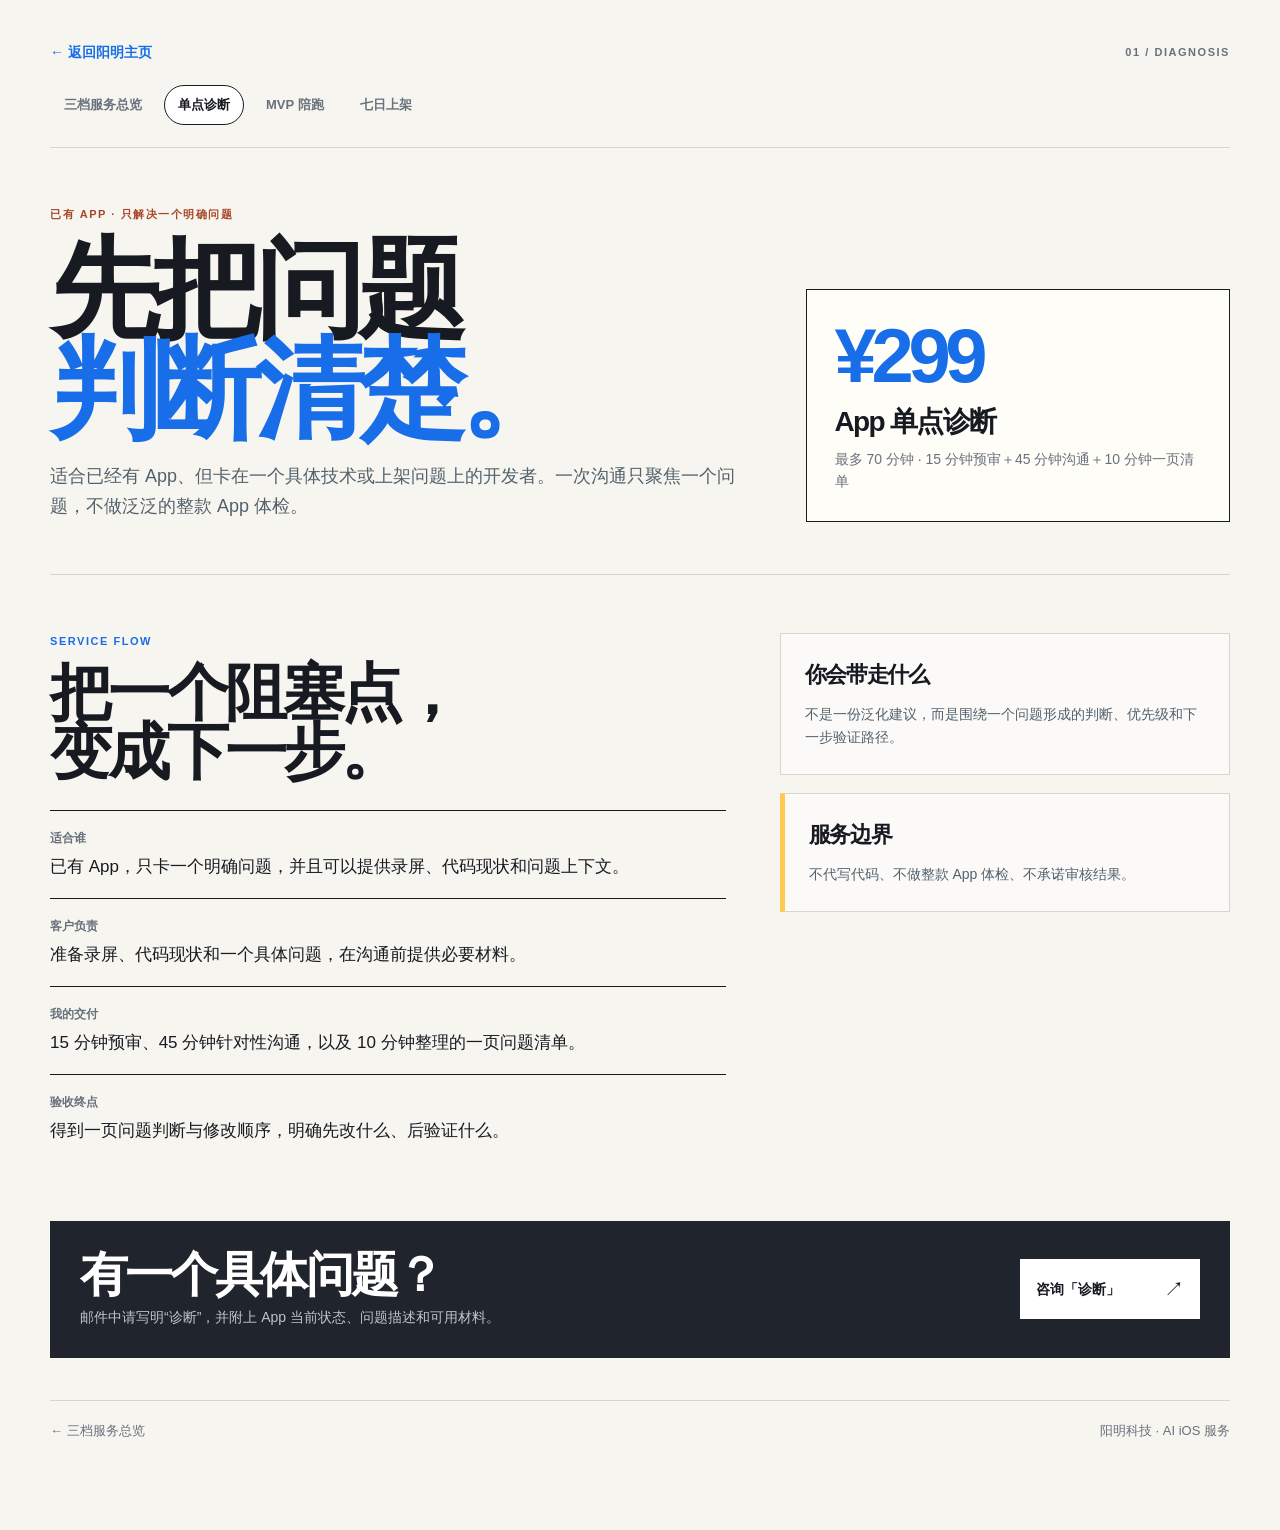
<file: ios-services/diagnosis.html>
<!doctype html>
<html lang="zh-CN">
<head>
  <meta charset="utf-8" />
  <meta name="viewport" content="width=device-width, initial-scale=1" />
  <meta name="description" content="App 单点诊断：针对一个明确问题，完成预审、沟通和一页修改清单。" />
  <title>App 单点诊断｜阳明科技</title>
  <link rel="stylesheet" href="style.css" />
</head>
<body class="service-detail-page service-diagnosis-page">
  <main class="service-shell">
    <header class="service-topline">
      <a class="back-link" href="../">← 返回阳明主页</a>
      <span class="page-count">01 / DIAGNOSIS</span>
    </header>

    <nav class="service-nav" aria-label="服务导航">
      <a href="./">三档服务总览</a>
      <a class="active" href="diagnosis.html">单点诊断</a>
      <a href="mvp.html">MVP 陪跑</a>
      <a href="launch.html">七日上架</a>
    </nav>

    <section class="detail-hero">
      <div>
        <p class="eyebrow">已有 App · 只解决一个明确问题</p>
        <h1>先把问题<br /><em>判断清楚。</em></h1>
        <p class="lead">适合已经有 App、但卡在一个具体技术或上架问题上的开发者。一次沟通只聚焦一个问题，不做泛泛的整款 App 体检。</p>
      </div>
      <aside class="hero-price" aria-label="服务价格与时长">
        <strong class="price">¥299</strong>
        <h2>App 单点诊断</h2>
        <p>最多 70 分钟 · 15 分钟预审＋45 分钟沟通＋10 分钟一页清单</p>
      </aside>
    </section>

    <section class="detail-content">
      <div>
        <p class="section-kicker">SERVICE FLOW</p>
        <h2>把一个阻塞点，<br />变成下一步。</h2>
        <dl class="info-list">
          <div><dt>适合谁</dt><dd>已有 App，只卡一个明确问题，并且可以提供录屏、代码现状和问题上下文。</dd></div>
          <div><dt>客户负责</dt><dd>准备录屏、代码现状和一个具体问题，在沟通前提供必要材料。</dd></div>
          <div><dt>我的交付</dt><dd>15 分钟预审、45 分钟针对性沟通，以及 10 分钟整理的一页问题清单。</dd></div>
          <div><dt>验收终点</dt><dd>得到一页问题判断与修改顺序，明确先改什么、后验证什么。</dd></div>
        </dl>
      </div>
      <aside class="detail-aside">
        <div class="fit-panel">
          <h3>你会带走什么</h3>
          <p>不是一份泛化建议，而是围绕一个问题形成的判断、优先级和下一步验证路径。</p>
        </div>
        <div class="boundary-panel">
          <h3>服务边界</h3>
          <p>不代写代码、不做整款 App 体检、不承诺审核结果。</p>
        </div>
      </aside>
    </section>

    <section class="detail-cta">
      <div>
        <h2>有一个具体问题？</h2>
        <p>邮件中请写明“诊断”，并附上 App 当前状态、问题描述和可用材料。</p>
      </div>
      <a class="cta-link" href="mailto:zxm_qwer@163.com?subject=App%20%E5%8D%95%E7%82%B9%E8%AF%8A%E6%96%AD">咨询「诊断」 <span aria-hidden="true">↗</span></a>
    </section>

    <footer class="service-footer"><a href="./">← 三档服务总览</a><span>阳明科技 · AI iOS 服务</span></footer>
  </main>
</body>
</html>
</file>
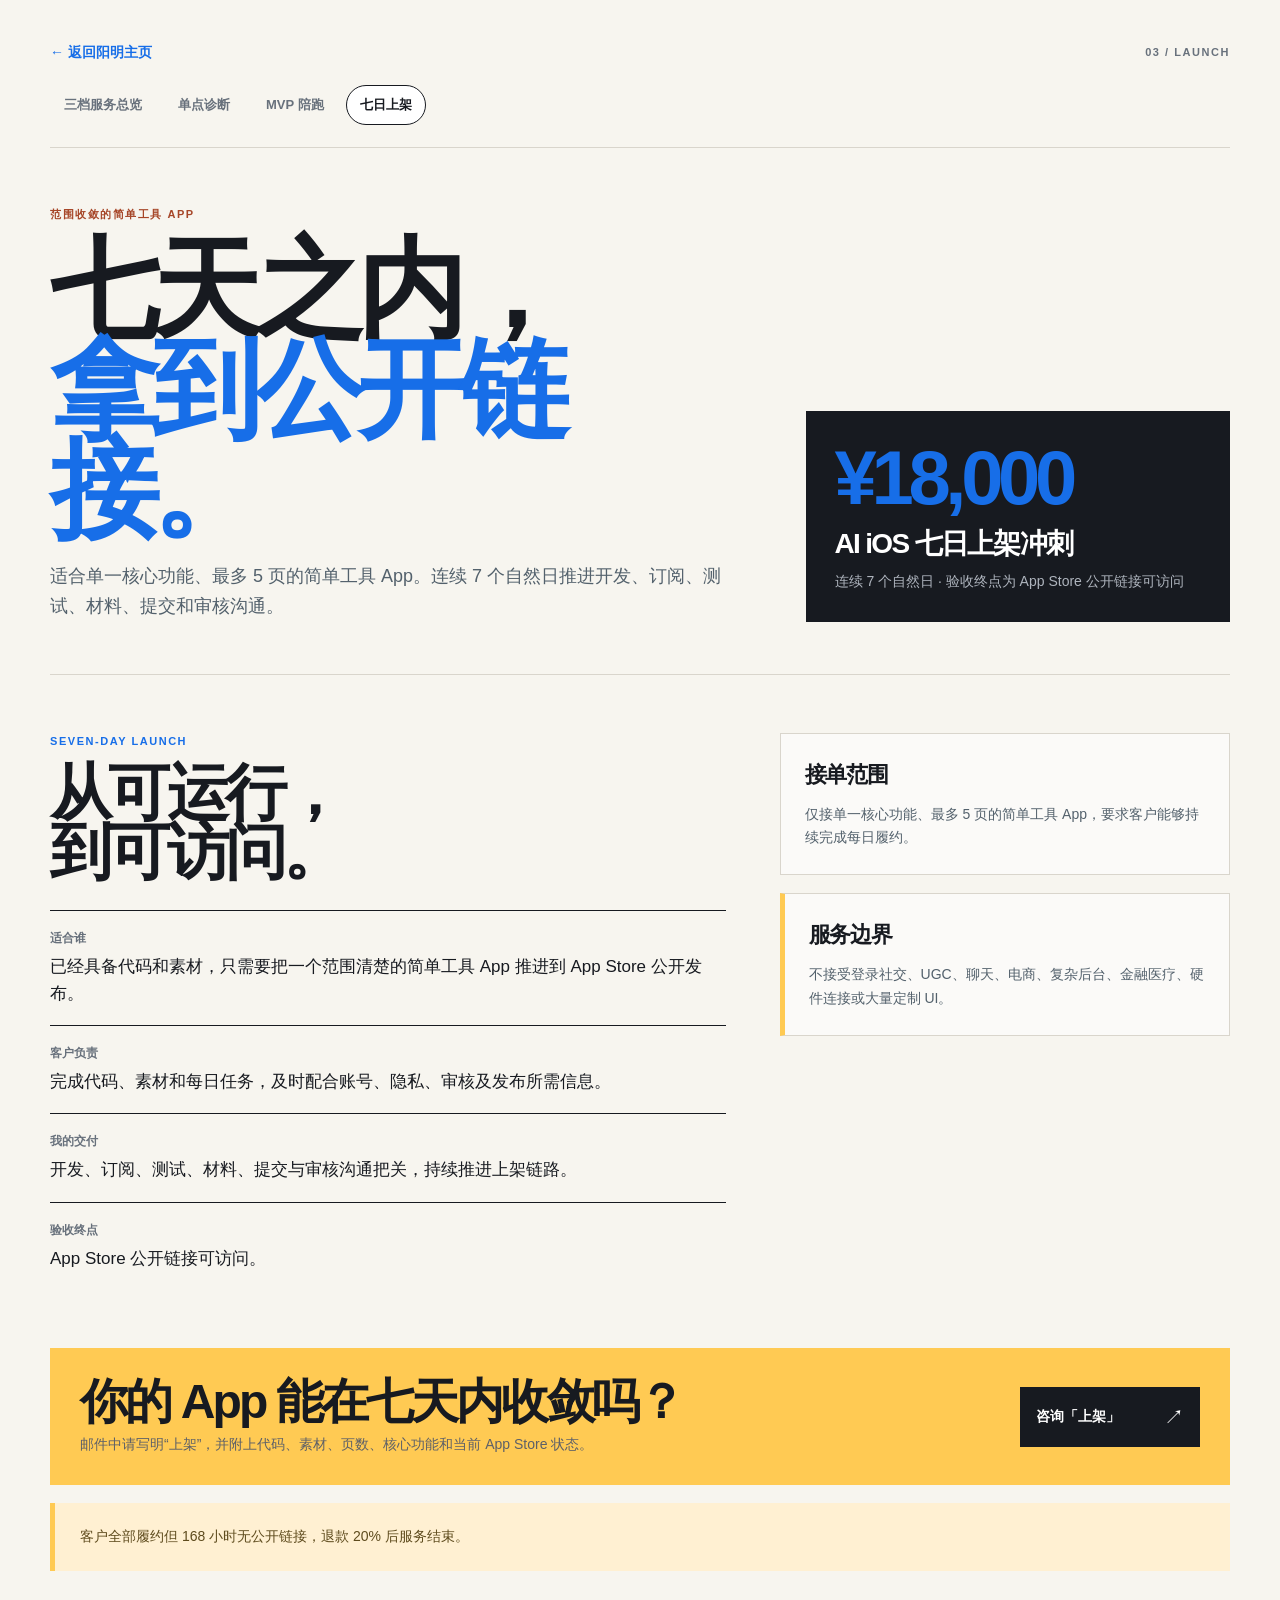
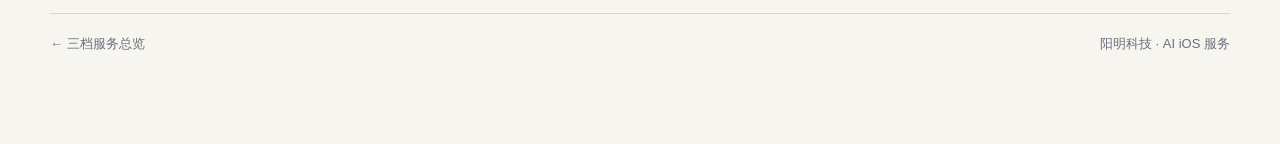
<file: ios-services/launch.html>
<!doctype html>
<html lang="zh-CN">
<head>
  <meta charset="utf-8" />
  <meta name="viewport" content="width=device-width, initial-scale=1" />
  <meta name="description" content="AI iOS 七日上架冲刺：范围收敛的简单工具 App，连续 7 个自然日推进到 App Store 公开链接。" />
  <title>AI iOS 七日上架冲刺｜阳明科技</title>
  <link rel="stylesheet" href="style.css" />
</head>
<body class="service-detail-page service-launch-page">
  <main class="service-shell">
    <header class="service-topline">
      <a class="back-link" href="../">← 返回阳明主页</a>
      <span class="page-count">03 / LAUNCH</span>
    </header>

    <nav class="service-nav" aria-label="服务导航">
      <a href="./">三档服务总览</a>
      <a href="diagnosis.html">单点诊断</a>
      <a href="mvp.html">MVP 陪跑</a>
      <a class="active" href="launch.html">七日上架</a>
    </nav>

    <section class="detail-hero">
      <div>
        <p class="eyebrow">范围收敛的简单工具 App</p>
        <h1>七天之内，<br /><em>拿到公开链接。</em></h1>
        <p class="lead">适合单一核心功能、最多 5 页的简单工具 App。连续 7 个自然日推进开发、订阅、测试、材料、提交和审核沟通。</p>
      </div>
      <aside class="hero-price" aria-label="服务价格与周期">
        <strong class="price">¥18,000</strong>
        <h2>AI iOS 七日上架冲刺</h2>
        <p>连续 7 个自然日 · 验收终点为 App Store 公开链接可访问</p>
      </aside>
    </section>

    <section class="detail-content">
      <div>
        <p class="section-kicker">SEVEN-DAY LAUNCH</p>
        <h2>从可运行，<br />到可访问。</h2>
        <dl class="info-list">
          <div><dt>适合谁</dt><dd>已经具备代码和素材，只需要把一个范围清楚的简单工具 App 推进到 App Store 公开发布。</dd></div>
          <div><dt>客户负责</dt><dd>完成代码、素材和每日任务，及时配合账号、隐私、审核及发布所需信息。</dd></div>
          <div><dt>我的交付</dt><dd>开发、订阅、测试、材料、提交与审核沟通把关，持续推进上架链路。</dd></div>
          <div><dt>验收终点</dt><dd>App Store 公开链接可访问。</dd></div>
        </dl>
      </div>
      <aside class="detail-aside">
        <div class="fit-panel">
          <h3>接单范围</h3>
          <p>仅接单一核心功能、最多 5 页的简单工具 App，要求客户能够持续完成每日履约。</p>
        </div>
        <div class="boundary-panel">
          <h3>服务边界</h3>
          <p>不接受登录社交、UGC、聊天、电商、复杂后台、金融医疗、硬件连接或大量定制 UI。</p>
        </div>
      </aside>
    </section>

    <section class="detail-cta">
      <div>
        <h2>你的 App 能在七天内收敛吗？</h2>
        <p>邮件中请写明“上架”，并附上代码、素材、页数、核心功能和当前 App Store 状态。</p>
      </div>
      <a class="cta-link" href="mailto:zxm_qwer@163.com?subject=AI%20iOS%20%E4%B8%83%E6%97%A5%E4%B8%8A%E6%9E%B6">咨询「上架」 <span aria-hidden="true">↗</span></a>
    </section>

    <p class="notice">客户全部履约但 168 小时无公开链接，退款 20% 后服务结束。</p>
    <footer class="service-footer"><a href="./">← 三档服务总览</a><span>阳明科技 · AI iOS 服务</span></footer>
  </main>
</body>
</html>
</file>
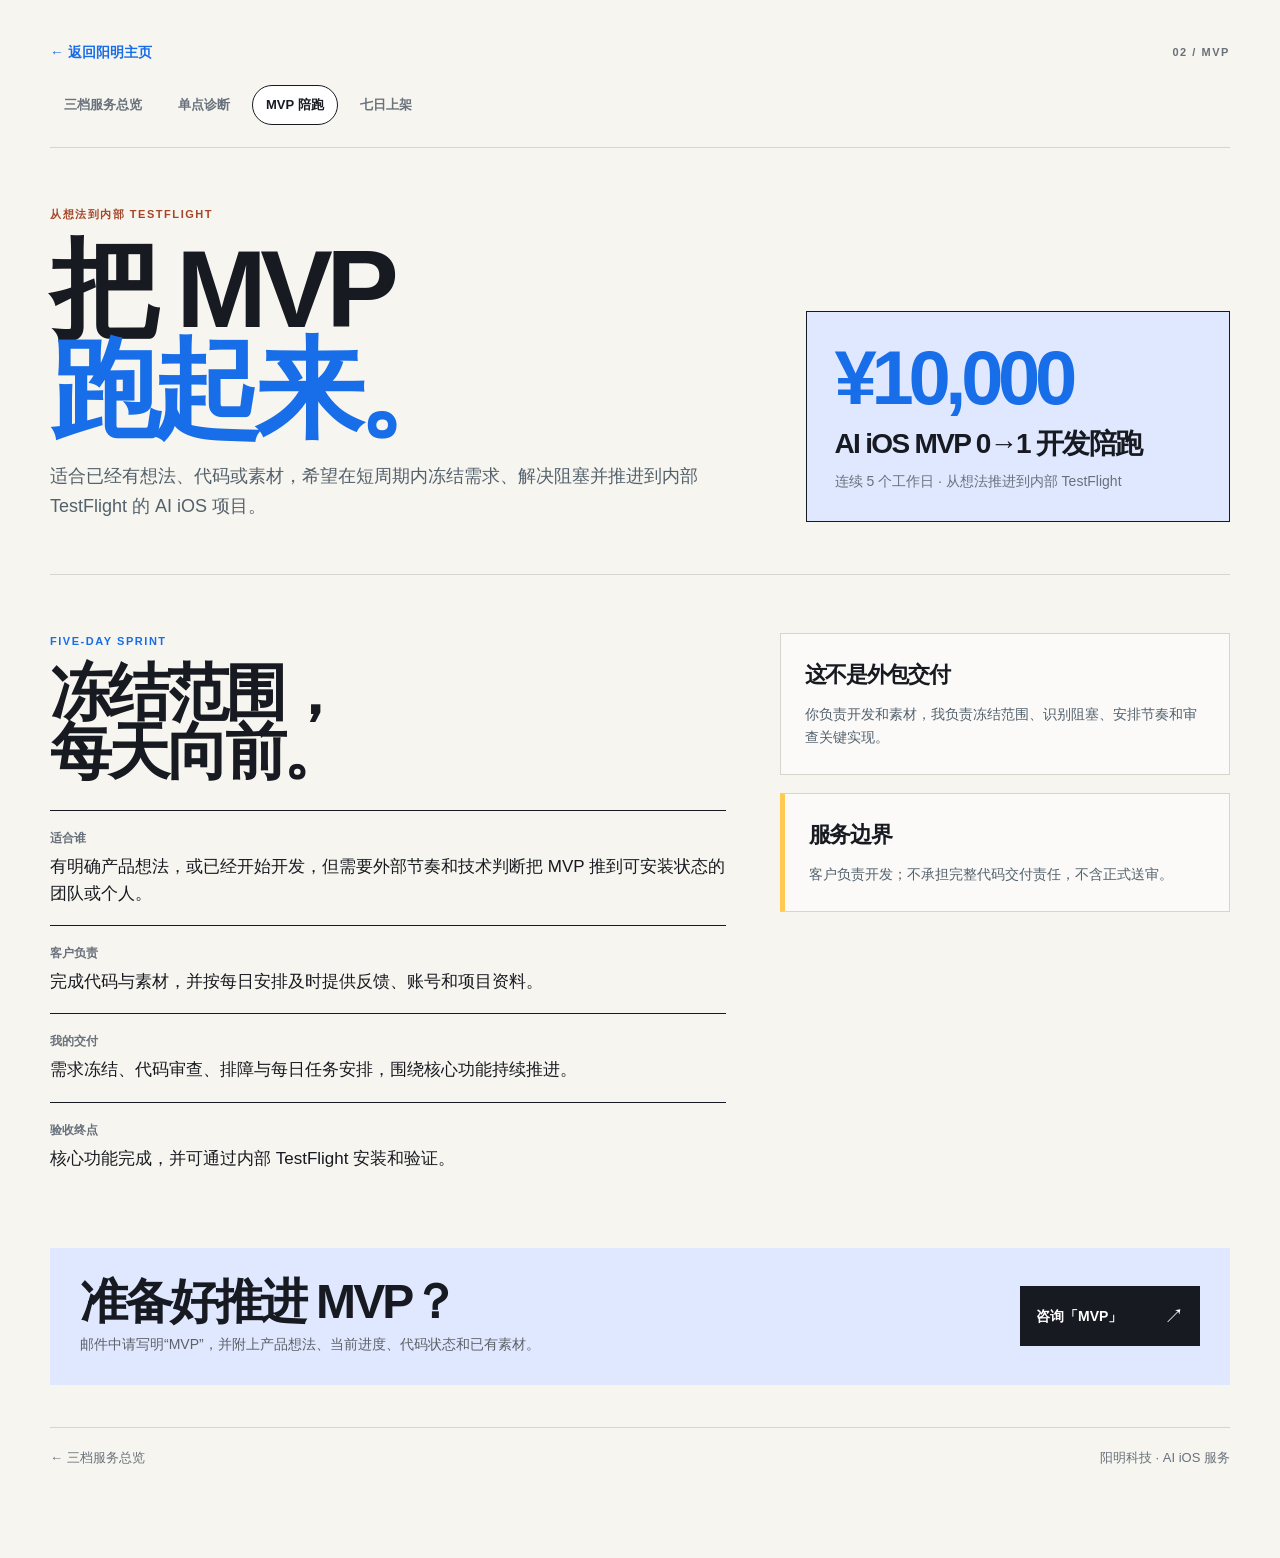
<file: ios-services/mvp.html>
<!doctype html>
<html lang="zh-CN">
<head>
  <meta charset="utf-8" />
  <meta name="viewport" content="width=device-width, initial-scale=1" />
  <meta name="description" content="AI iOS MVP 0→1 开发陪跑：连续 5 个工作日推进到内部 TestFlight。" />
  <title>AI iOS MVP 0→1 开发陪跑｜阳明科技</title>
  <link rel="stylesheet" href="style.css" />
</head>
<body class="service-detail-page service-mvp-page">
  <main class="service-shell">
    <header class="service-topline">
      <a class="back-link" href="../">← 返回阳明主页</a>
      <span class="page-count">02 / MVP</span>
    </header>

    <nav class="service-nav" aria-label="服务导航">
      <a href="./">三档服务总览</a>
      <a href="diagnosis.html">单点诊断</a>
      <a class="active" href="mvp.html">MVP 陪跑</a>
      <a href="launch.html">七日上架</a>
    </nav>

    <section class="detail-hero">
      <div>
        <p class="eyebrow">从想法到内部 TestFlight</p>
        <h1>把 MVP<br /><em>跑起来。</em></h1>
        <p class="lead">适合已经有想法、代码或素材，希望在短周期内冻结需求、解决阻塞并推进到内部 TestFlight 的 AI iOS 项目。</p>
      </div>
      <aside class="hero-price" aria-label="服务价格与周期">
        <strong class="price">¥10,000</strong>
        <h2>AI iOS MVP 0→1 开发陪跑</h2>
        <p>连续 5 个工作日 · 从想法推进到内部 TestFlight</p>
      </aside>
    </section>

    <section class="detail-content">
      <div>
        <p class="section-kicker">FIVE-DAY SPRINT</p>
        <h2>冻结范围，<br />每天向前。</h2>
        <dl class="info-list">
          <div><dt>适合谁</dt><dd>有明确产品想法，或已经开始开发，但需要外部节奏和技术判断把 MVP 推到可安装状态的团队或个人。</dd></div>
          <div><dt>客户负责</dt><dd>完成代码与素材，并按每日安排及时提供反馈、账号和项目资料。</dd></div>
          <div><dt>我的交付</dt><dd>需求冻结、代码审查、排障与每日任务安排，围绕核心功能持续推进。</dd></div>
          <div><dt>验收终点</dt><dd>核心功能完成，并可通过内部 TestFlight 安装和验证。</dd></div>
        </dl>
      </div>
      <aside class="detail-aside">
        <div class="fit-panel">
          <h3>这不是外包交付</h3>
          <p>你负责开发和素材，我负责冻结范围、识别阻塞、安排节奏和审查关键实现。</p>
        </div>
        <div class="boundary-panel">
          <h3>服务边界</h3>
          <p>客户负责开发；不承担完整代码交付责任，不含正式送审。</p>
        </div>
      </aside>
    </section>

    <section class="detail-cta">
      <div>
        <h2>准备好推进 MVP？</h2>
        <p>邮件中请写明“MVP”，并附上产品想法、当前进度、代码状态和已有素材。</p>
      </div>
      <a class="cta-link" href="mailto:zxm_qwer@163.com?subject=AI%20iOS%20MVP%20%E9%99%AA%E8%B7%91">咨询「MVP」 <span aria-hidden="true">↗</span></a>
    </section>

    <footer class="service-footer"><a href="./">← 三档服务总览</a><span>阳明科技 · AI iOS 服务</span></footer>
  </main>
</body>
</html>
</file>
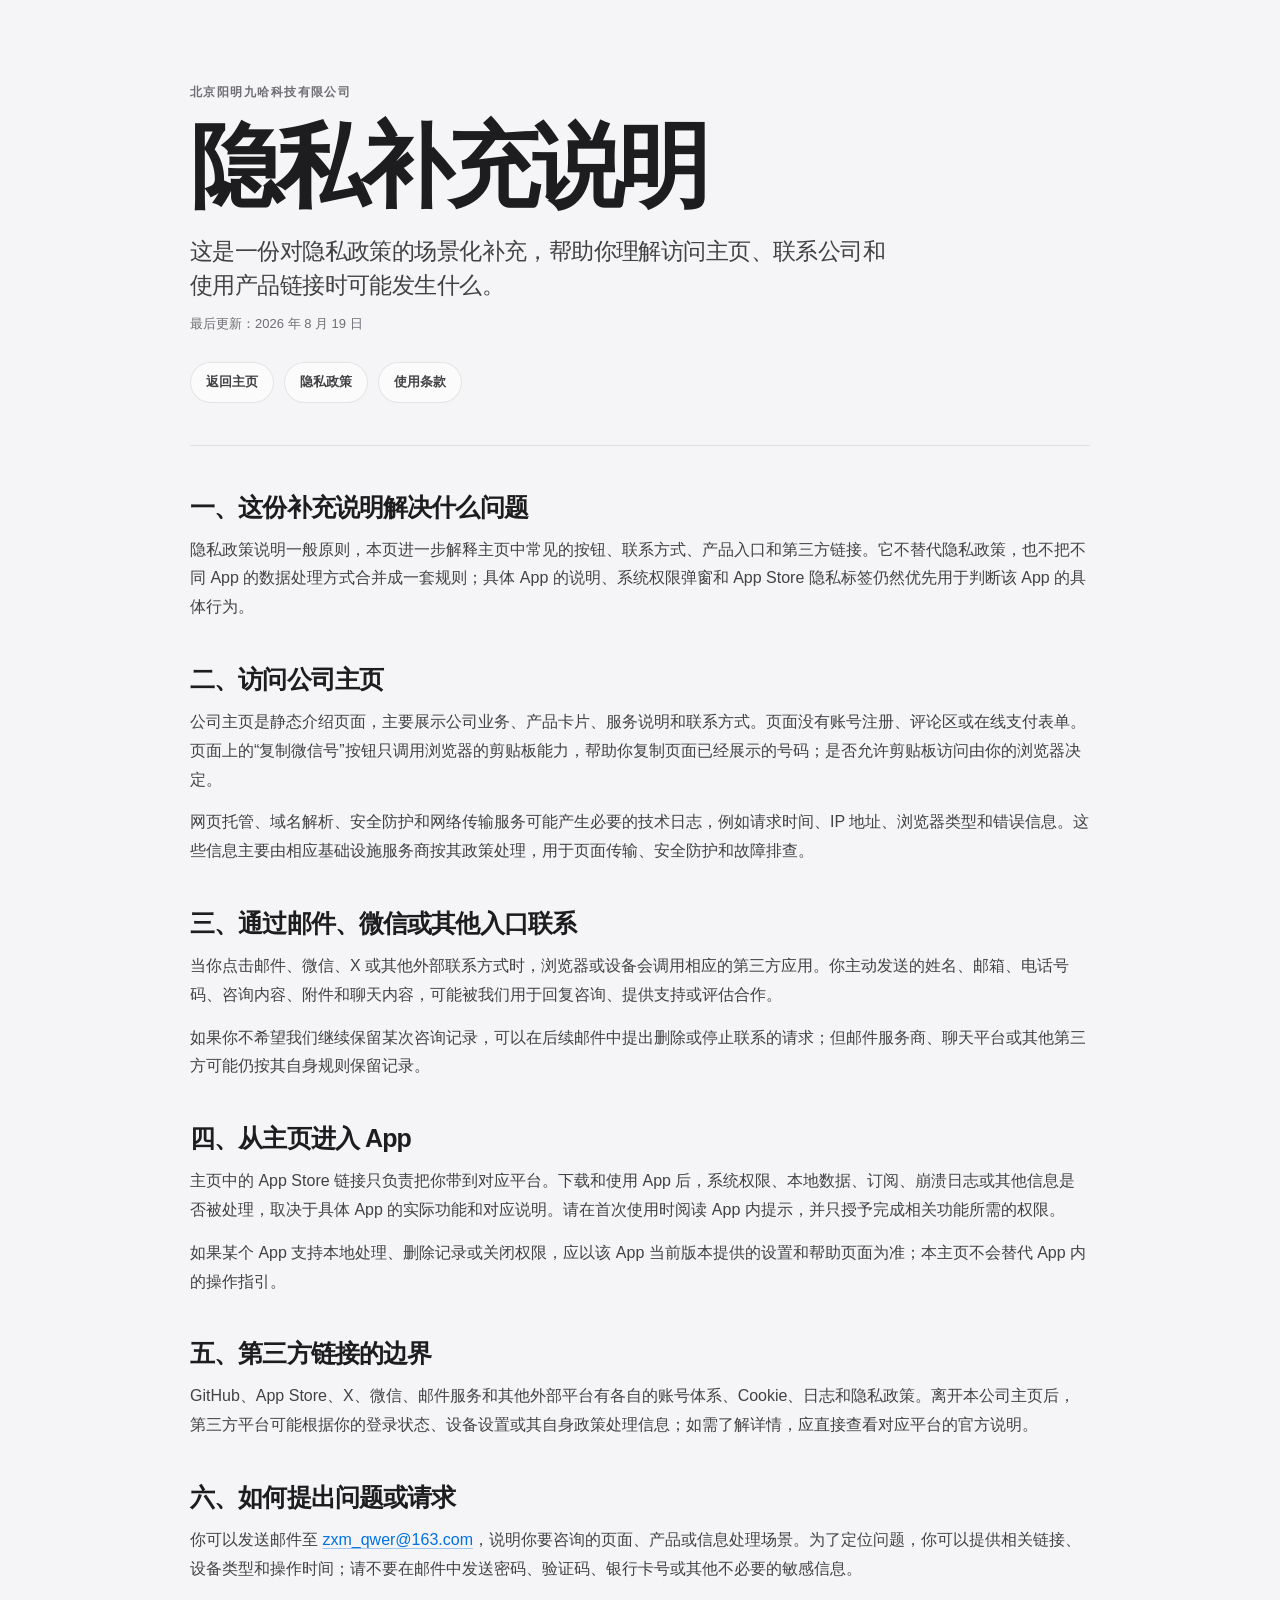
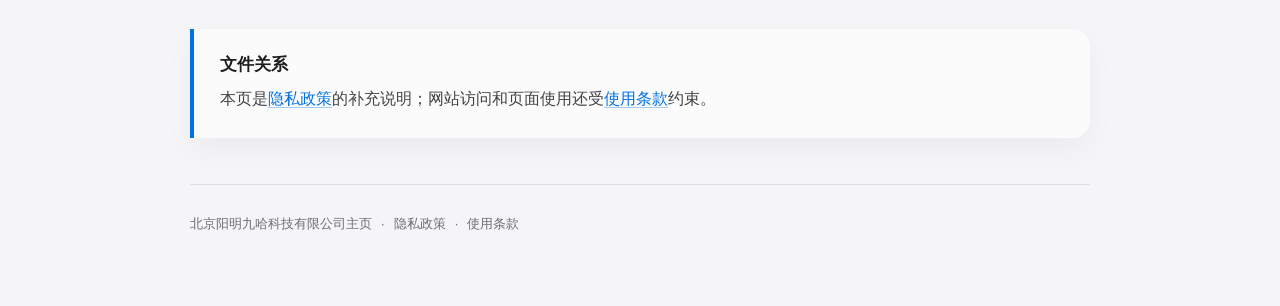
<file: life-coach/privacy-supplement.html>
<!doctype html>
<html lang="zh-CN">
<head>
  <meta charset="utf-8" />
  <meta name="viewport" content="width=device-width, initial-scale=1" />
  <meta name="description" content="北京阳明九哈科技有限公司隐私补充说明，解释主页、联系方式、产品权限和第三方链接的常见场景。" />
  <title>隐私补充说明｜北京阳明九哈科技有限公司</title>
  <link rel="icon" type="image/png" href="assets/brand-logo.png" />
  <link rel="stylesheet" href="style.css" />
  <link rel="stylesheet" href="policy.css" />
</head>
<body class="policy-page">
  <main class="policy-shell">
    <header class="policy-header">
      <p class="overline">北京阳明九哈科技有限公司</p>
      <h1>隐私补充说明</h1>
      <p class="policy-lead">这是一份对隐私政策的场景化补充，帮助你理解访问主页、联系公司和使用产品链接时可能发生什么。</p>
      <p class="policy-meta">最后更新：2026 年 8 月 19 日</p>
      <nav class="policy-nav" aria-label="政策页面导航">
        <a href="../index.html">返回主页</a>
        <a href="privacy.html">隐私政策</a>
        <a href="terms.html">使用条款</a>
      </nav>
    </header>

    <article class="policy-content">
      <section>
        <h2>一、这份补充说明解决什么问题</h2>
        <p>隐私政策说明一般原则，本页进一步解释主页中常见的按钮、联系方式、产品入口和第三方链接。它不替代隐私政策，也不把不同 App 的数据处理方式合并成一套规则；具体 App 的说明、系统权限弹窗和 App Store 隐私标签仍然优先用于判断该 App 的具体行为。</p>
      </section>

      <section>
        <h2>二、访问公司主页</h2>
        <p>公司主页是静态介绍页面，主要展示公司业务、产品卡片、服务说明和联系方式。页面没有账号注册、评论区或在线支付表单。页面上的“复制微信号”按钮只调用浏览器的剪贴板能力，帮助你复制页面已经展示的号码；是否允许剪贴板访问由你的浏览器决定。</p>
        <p>网页托管、域名解析、安全防护和网络传输服务可能产生必要的技术日志，例如请求时间、IP 地址、浏览器类型和错误信息。这些信息主要由相应基础设施服务商按其政策处理，用于页面传输、安全防护和故障排查。</p>
      </section>

      <section>
        <h2>三、通过邮件、微信或其他入口联系</h2>
        <p>当你点击邮件、微信、X 或其他外部联系方式时，浏览器或设备会调用相应的第三方应用。你主动发送的姓名、邮箱、电话号码、咨询内容、附件和聊天内容，可能被我们用于回复咨询、提供支持或评估合作。</p>
        <p>如果你不希望我们继续保留某次咨询记录，可以在后续邮件中提出删除或停止联系的请求；但邮件服务商、聊天平台或其他第三方可能仍按其自身规则保留记录。</p>
      </section>

      <section>
        <h2>四、从主页进入 App</h2>
        <p>主页中的 App Store 链接只负责把你带到对应平台。下载和使用 App 后，系统权限、本地数据、订阅、崩溃日志或其他信息是否被处理，取决于具体 App 的实际功能和对应说明。请在首次使用时阅读 App 内提示，并只授予完成相关功能所需的权限。</p>
        <p>如果某个 App 支持本地处理、删除记录或关闭权限，应以该 App 当前版本提供的设置和帮助页面为准；本主页不会替代 App 内的操作指引。</p>
      </section>

      <section>
        <h2>五、第三方链接的边界</h2>
        <p>GitHub、App Store、X、微信、邮件服务和其他外部平台有各自的账号体系、Cookie、日志和隐私政策。离开本公司主页后，第三方平台可能根据你的登录状态、设备设置或其自身政策处理信息；如需了解详情，应直接查看对应平台的官方说明。</p>
      </section>

      <section>
        <h2>六、如何提出问题或请求</h2>
        <p>你可以发送邮件至 <a href="mailto:zxm_qwer@163.com">zxm_qwer@163.com</a>，说明你要咨询的页面、产品或信息处理场景。为了定位问题，你可以提供相关链接、设备类型和操作时间；请不要在邮件中发送密码、验证码、银行卡号或其他不必要的敏感信息。</p>
      </section>

      <aside class="policy-callout">
        <strong>文件关系</strong>
        <p>本页是<a href="privacy.html">隐私政策</a>的补充说明；网站访问和页面使用还受<a href="terms.html">使用条款</a>约束。</p>
      </aside>
    </article>

    <footer class="policy-footer">
      <a href="../index.html">北京阳明九哈科技有限公司主页</a>
      <span>·</span>
      <a href="privacy.html">隐私政策</a>
      <span>·</span>
      <a href="terms.html">使用条款</a>
    </footer>
  </main>
</body>
</html>
</file>
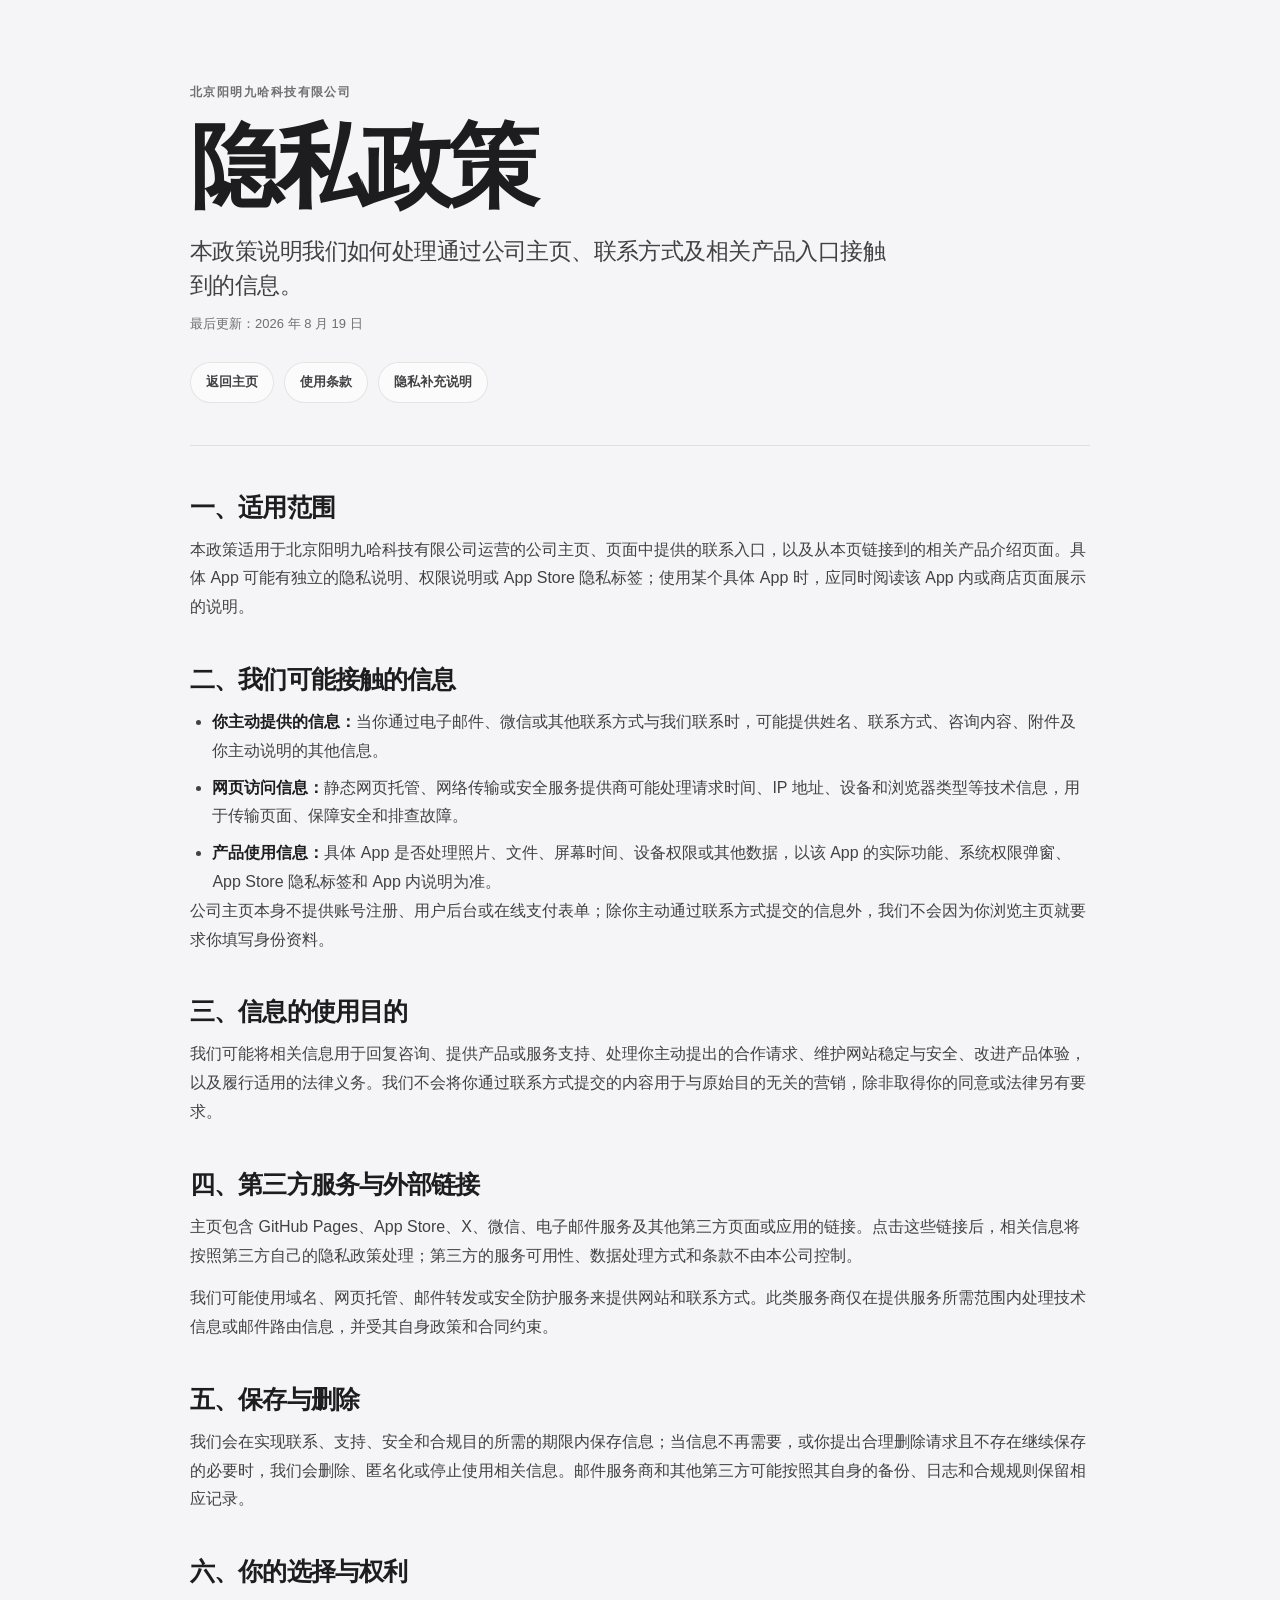
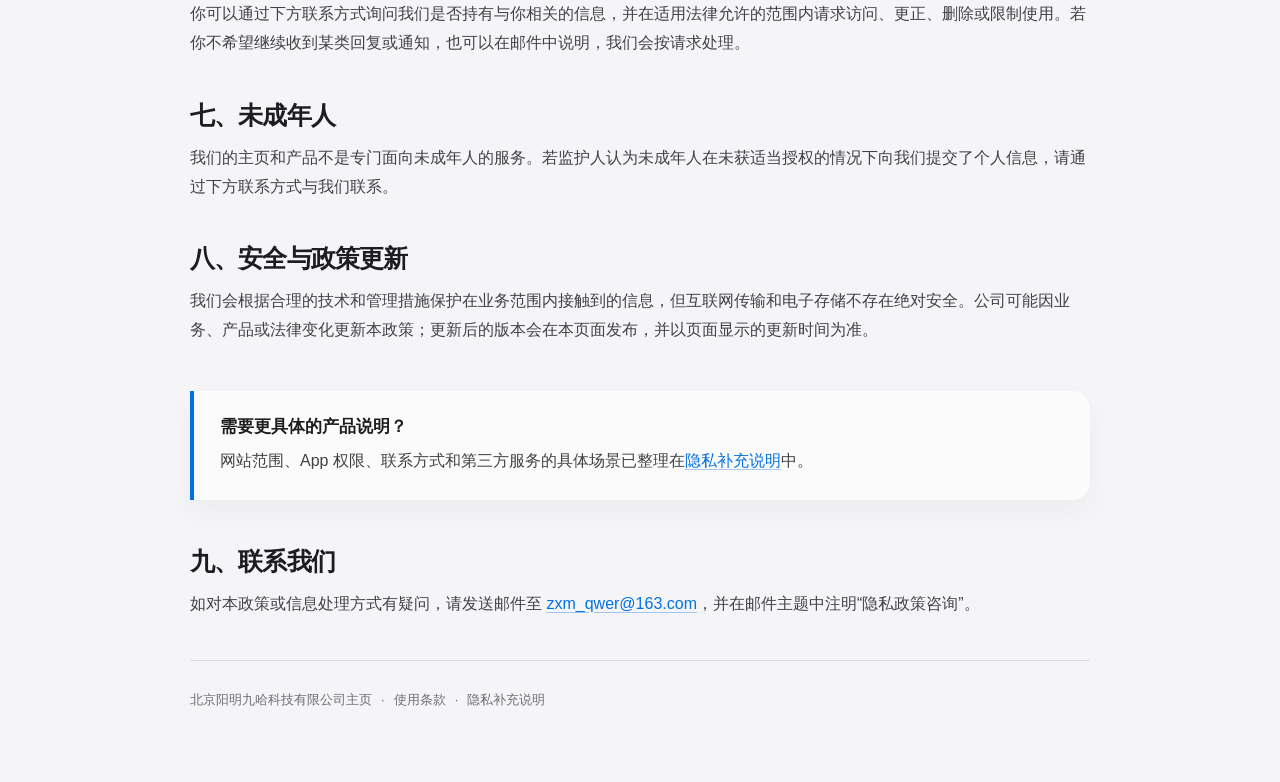
<file: life-coach/privacy.html>
<!doctype html>
<html lang="zh-CN">
<head>
  <meta charset="utf-8" />
  <meta name="viewport" content="width=device-width, initial-scale=1" />
  <meta name="description" content="北京阳明九哈科技有限公司隐私政策，说明网站、联系方式和产品链接相关的信息处理方式。" />
  <title>隐私政策｜北京阳明九哈科技有限公司</title>
  <link rel="icon" type="image/png" href="assets/brand-logo.png" />
  <link rel="stylesheet" href="style.css" />
  <link rel="stylesheet" href="policy.css" />
</head>
<body class="policy-page">
  <main class="policy-shell">
    <header class="policy-header">
      <p class="overline">北京阳明九哈科技有限公司</p>
      <h1>隐私政策</h1>
      <p class="policy-lead">本政策说明我们如何处理通过公司主页、联系方式及相关产品入口接触到的信息。</p>
      <p class="policy-meta">最后更新：2026 年 8 月 19 日</p>
      <nav class="policy-nav" aria-label="政策页面导航">
        <a href="../index.html">返回主页</a>
        <a href="terms.html">使用条款</a>
        <a href="privacy-supplement.html">隐私补充说明</a>
      </nav>
    </header>

    <article class="policy-content">
      <section>
        <h2>一、适用范围</h2>
        <p>本政策适用于北京阳明九哈科技有限公司运营的公司主页、页面中提供的联系入口，以及从本页链接到的相关产品介绍页面。具体 App 可能有独立的隐私说明、权限说明或 App Store 隐私标签；使用某个具体 App 时，应同时阅读该 App 内或商店页面展示的说明。</p>
      </section>

      <section>
        <h2>二、我们可能接触的信息</h2>
        <ul>
          <li><strong>你主动提供的信息：</strong>当你通过电子邮件、微信或其他联系方式与我们联系时，可能提供姓名、联系方式、咨询内容、附件及你主动说明的其他信息。</li>
          <li><strong>网页访问信息：</strong>静态网页托管、网络传输或安全服务提供商可能处理请求时间、IP 地址、设备和浏览器类型等技术信息，用于传输页面、保障安全和排查故障。</li>
          <li><strong>产品使用信息：</strong>具体 App 是否处理照片、文件、屏幕时间、设备权限或其他数据，以该 App 的实际功能、系统权限弹窗、App Store 隐私标签和 App 内说明为准。</li>
        </ul>
        <p>公司主页本身不提供账号注册、用户后台或在线支付表单；除你主动通过联系方式提交的信息外，我们不会因为你浏览主页就要求你填写身份资料。</p>
      </section>

      <section>
        <h2>三、信息的使用目的</h2>
        <p>我们可能将相关信息用于回复咨询、提供产品或服务支持、处理你主动提出的合作请求、维护网站稳定与安全、改进产品体验，以及履行适用的法律义务。我们不会将你通过联系方式提交的内容用于与原始目的无关的营销，除非取得你的同意或法律另有要求。</p>
      </section>

      <section>
        <h2>四、第三方服务与外部链接</h2>
        <p>主页包含 GitHub Pages、App Store、X、微信、电子邮件服务及其他第三方页面或应用的链接。点击这些链接后，相关信息将按照第三方自己的隐私政策处理；第三方的服务可用性、数据处理方式和条款不由本公司控制。</p>
        <p>我们可能使用域名、网页托管、邮件转发或安全防护服务来提供网站和联系方式。此类服务商仅在提供服务所需范围内处理技术信息或邮件路由信息，并受其自身政策和合同约束。</p>
      </section>

      <section>
        <h2>五、保存与删除</h2>
        <p>我们会在实现联系、支持、安全和合规目的所需的期限内保存信息；当信息不再需要，或你提出合理删除请求且不存在继续保存的必要时，我们会删除、匿名化或停止使用相关信息。邮件服务商和其他第三方可能按照其自身的备份、日志和合规规则保留相应记录。</p>
      </section>

      <section>
        <h2>六、你的选择与权利</h2>
        <p>你可以通过下方联系方式询问我们是否持有与你相关的信息，并在适用法律允许的范围内请求访问、更正、删除或限制使用。若你不希望继续收到某类回复或通知，也可以在邮件中说明，我们会按请求处理。</p>
      </section>

      <section>
        <h2>七、未成年人</h2>
        <p>我们的主页和产品不是专门面向未成年人的服务。若监护人认为未成年人在未获适当授权的情况下向我们提交了个人信息，请通过下方联系方式与我们联系。</p>
      </section>

      <section>
        <h2>八、安全与政策更新</h2>
        <p>我们会根据合理的技术和管理措施保护在业务范围内接触到的信息，但互联网传输和电子存储不存在绝对安全。公司可能因业务、产品或法律变化更新本政策；更新后的版本会在本页面发布，并以页面显示的更新时间为准。</p>
      </section>

      <aside class="policy-callout">
        <strong>需要更具体的产品说明？</strong>
        <p>网站范围、App 权限、联系方式和第三方服务的具体场景已整理在<a href="privacy-supplement.html">隐私补充说明</a>中。</p>
      </aside>

      <section>
        <h2>九、联系我们</h2>
        <p>如对本政策或信息处理方式有疑问，请发送邮件至 <a href="mailto:zxm_qwer@163.com">zxm_qwer@163.com</a>，并在邮件主题中注明“隐私政策咨询”。</p>
      </section>
    </article>

    <footer class="policy-footer">
      <a href="../index.html">北京阳明九哈科技有限公司主页</a>
      <span>·</span>
      <a href="terms.html">使用条款</a>
      <span>·</span>
      <a href="privacy-supplement.html">隐私补充说明</a>
    </footer>
  </main>
</body>
</html>
</file>
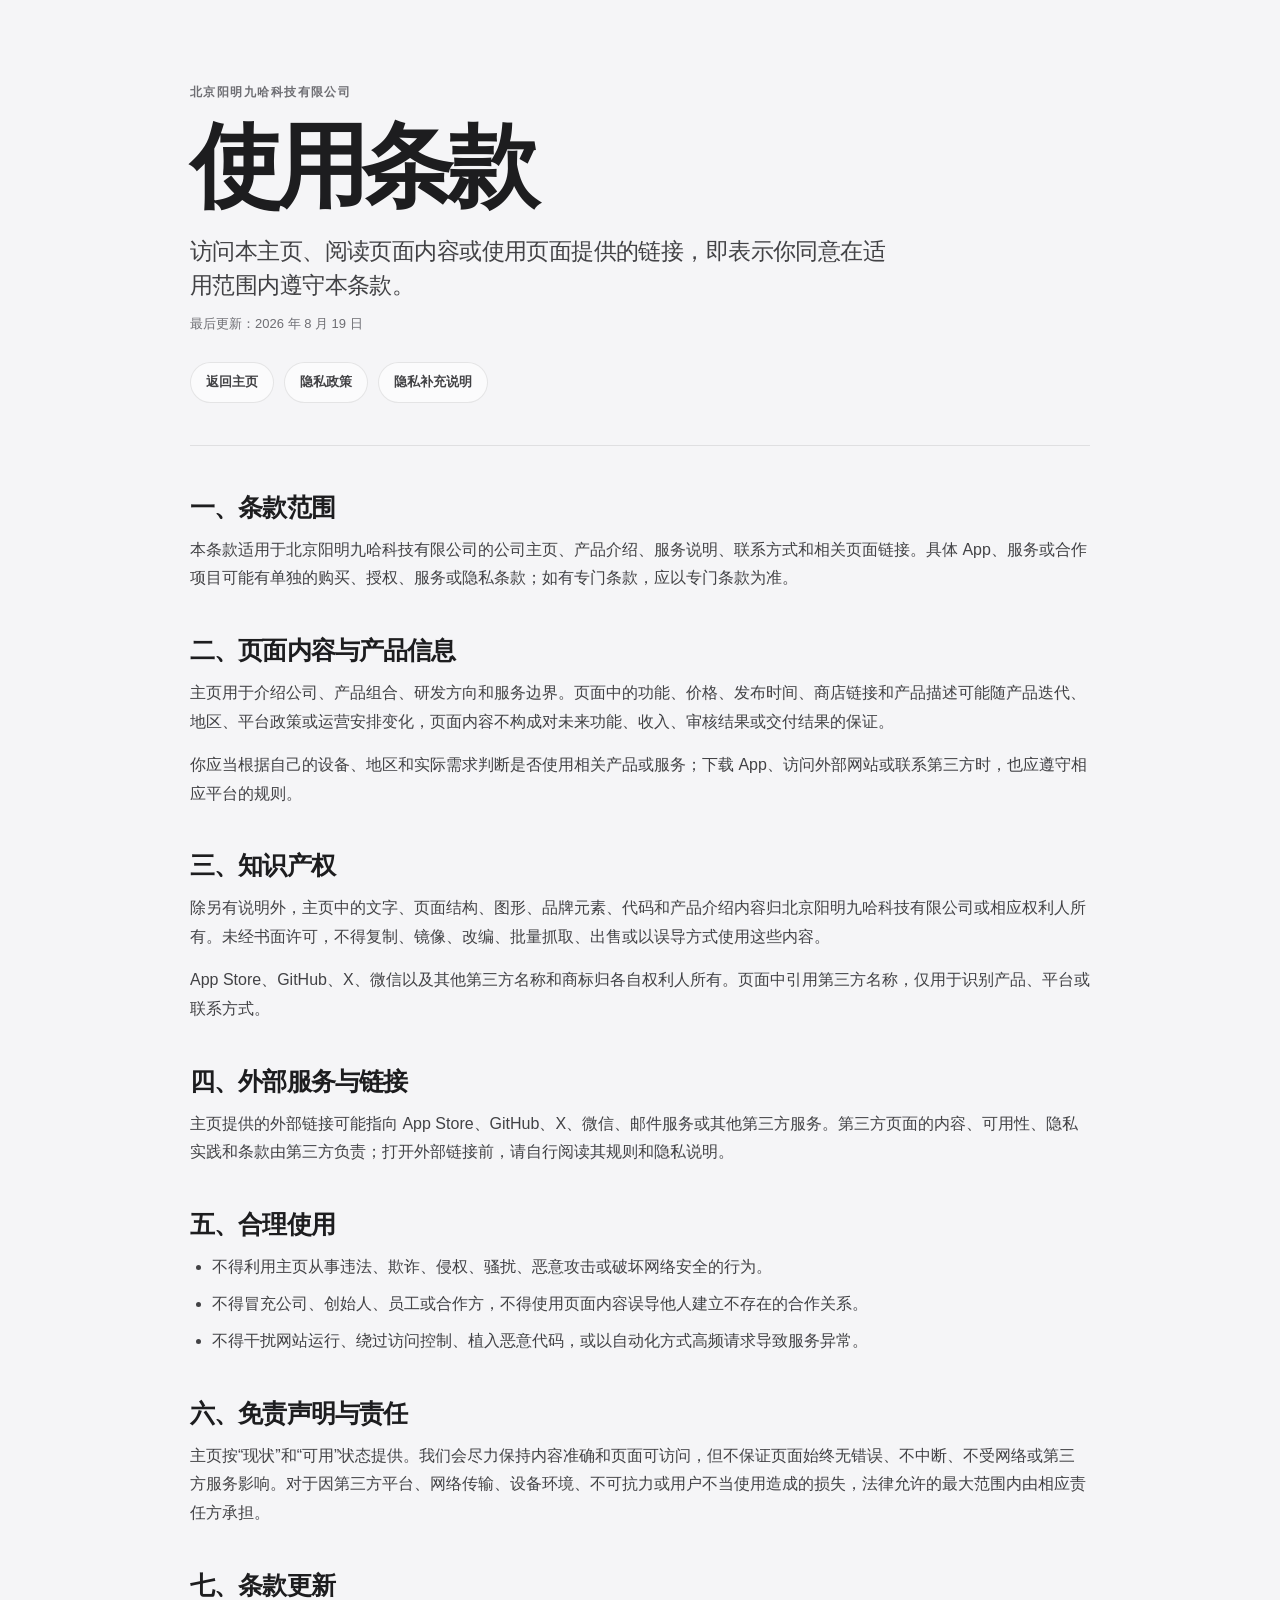
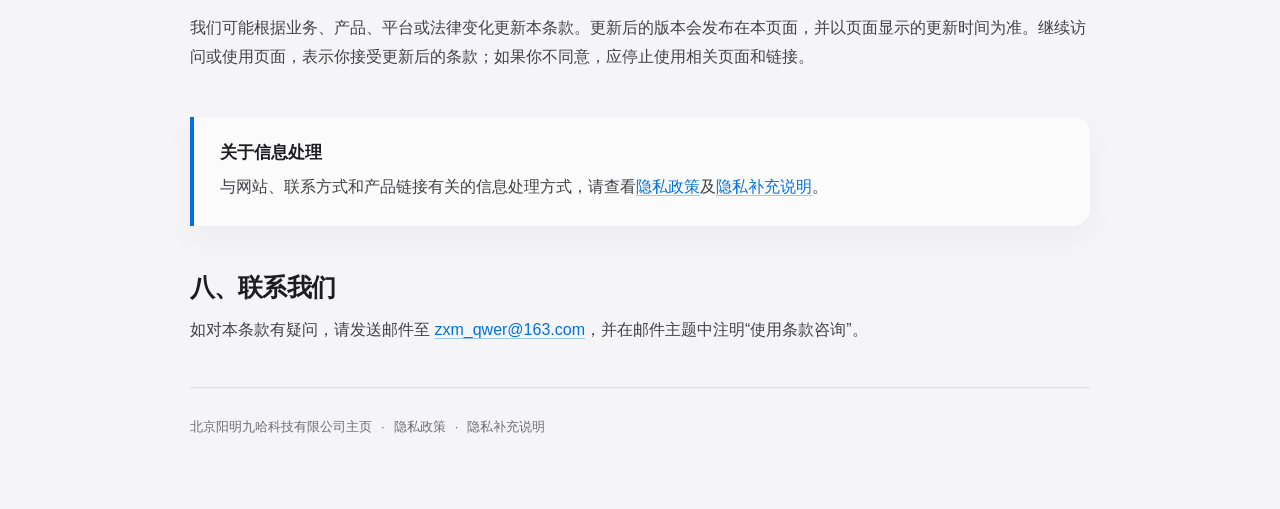
<file: life-coach/terms.html>
<!doctype html>
<html lang="zh-CN">
<head>
  <meta charset="utf-8" />
  <meta name="viewport" content="width=device-width, initial-scale=1" />
  <meta name="description" content="北京阳明九哈科技有限公司网站与相关产品入口的使用条款。" />
  <title>使用条款｜北京阳明九哈科技有限公司</title>
  <link rel="icon" type="image/png" href="assets/brand-logo.png" />
  <link rel="stylesheet" href="style.css" />
  <link rel="stylesheet" href="policy.css" />
</head>
<body class="policy-page">
  <main class="policy-shell">
    <header class="policy-header">
      <p class="overline">北京阳明九哈科技有限公司</p>
      <h1>使用条款</h1>
      <p class="policy-lead">访问本主页、阅读页面内容或使用页面提供的链接，即表示你同意在适用范围内遵守本条款。</p>
      <p class="policy-meta">最后更新：2026 年 8 月 19 日</p>
      <nav class="policy-nav" aria-label="政策页面导航">
        <a href="../index.html">返回主页</a>
        <a href="privacy.html">隐私政策</a>
        <a href="privacy-supplement.html">隐私补充说明</a>
      </nav>
    </header>

    <article class="policy-content">
      <section>
        <h2>一、条款范围</h2>
        <p>本条款适用于北京阳明九哈科技有限公司的公司主页、产品介绍、服务说明、联系方式和相关页面链接。具体 App、服务或合作项目可能有单独的购买、授权、服务或隐私条款；如有专门条款，应以专门条款为准。</p>
      </section>

      <section>
        <h2>二、页面内容与产品信息</h2>
        <p>主页用于介绍公司、产品组合、研发方向和服务边界。页面中的功能、价格、发布时间、商店链接和产品描述可能随产品迭代、地区、平台政策或运营安排变化，页面内容不构成对未来功能、收入、审核结果或交付结果的保证。</p>
        <p>你应当根据自己的设备、地区和实际需求判断是否使用相关产品或服务；下载 App、访问外部网站或联系第三方时，也应遵守相应平台的规则。</p>
      </section>

      <section>
        <h2>三、知识产权</h2>
        <p>除另有说明外，主页中的文字、页面结构、图形、品牌元素、代码和产品介绍内容归北京阳明九哈科技有限公司或相应权利人所有。未经书面许可，不得复制、镜像、改编、批量抓取、出售或以误导方式使用这些内容。</p>
        <p>App Store、GitHub、X、微信以及其他第三方名称和商标归各自权利人所有。页面中引用第三方名称，仅用于识别产品、平台或联系方式。</p>
      </section>

      <section>
        <h2>四、外部服务与链接</h2>
        <p>主页提供的外部链接可能指向 App Store、GitHub、X、微信、邮件服务或其他第三方服务。第三方页面的内容、可用性、隐私实践和条款由第三方负责；打开外部链接前，请自行阅读其规则和隐私说明。</p>
      </section>

      <section>
        <h2>五、合理使用</h2>
        <ul>
          <li>不得利用主页从事违法、欺诈、侵权、骚扰、恶意攻击或破坏网络安全的行为。</li>
          <li>不得冒充公司、创始人、员工或合作方，不得使用页面内容误导他人建立不存在的合作关系。</li>
          <li>不得干扰网站运行、绕过访问控制、植入恶意代码，或以自动化方式高频请求导致服务异常。</li>
        </ul>
      </section>

      <section>
        <h2>六、免责声明与责任</h2>
        <p>主页按“现状”和“可用”状态提供。我们会尽力保持内容准确和页面可访问，但不保证页面始终无错误、不中断、不受网络或第三方服务影响。对于因第三方平台、网络传输、设备环境、不可抗力或用户不当使用造成的损失，法律允许的最大范围内由相应责任方承担。</p>
      </section>

      <section>
        <h2>七、条款更新</h2>
        <p>我们可能根据业务、产品、平台或法律变化更新本条款。更新后的版本会发布在本页面，并以页面显示的更新时间为准。继续访问或使用页面，表示你接受更新后的条款；如果你不同意，应停止使用相关页面和链接。</p>
      </section>

      <aside class="policy-callout">
        <strong>关于信息处理</strong>
        <p>与网站、联系方式和产品链接有关的信息处理方式，请查看<a href="privacy.html">隐私政策</a>及<a href="privacy-supplement.html">隐私补充说明</a>。</p>
      </aside>

      <section>
        <h2>八、联系我们</h2>
        <p>如对本条款有疑问，请发送邮件至 <a href="mailto:zxm_qwer@163.com">zxm_qwer@163.com</a>，并在邮件主题中注明“使用条款咨询”。</p>
      </section>
    </article>

    <footer class="policy-footer">
      <a href="../index.html">北京阳明九哈科技有限公司主页</a>
      <span>·</span>
      <a href="privacy.html">隐私政策</a>
      <span>·</span>
      <a href="privacy-supplement.html">隐私补充说明</a>
    </footer>
  </main>
</body>
</html>
</file>
<file: life-coach/style.css>
:root {
  --ink: #1d1d1f;
  --ink-2: #424245;
  --muted: #6e6e73;
  --line: rgba(29, 29, 31, .1);
  --paper: #f5f5f7;
  --white: #fff;
  --blue: #0071e3;
  --blue-bright: #2997ff;
  --radius-xl: 52px;
  --radius-lg: 36px;
  --radius-md: 24px;
  --shadow: 0 30px 90px rgba(0, 0, 0, .12);
}

* { box-sizing: border-box; }
html { scroll-behavior: smooth; }
html, body { overflow-x: clip; }
body {
  margin: 0;
  color: var(--ink);
  background: var(--paper);
  font-family: -apple-system, BlinkMacSystemFont, "SF Pro Display", "SF Pro Text", "Helvetica Neue", sans-serif;
  line-height: 1.45;
  -webkit-font-smoothing: antialiased;
  text-rendering: optimizeLegibility;
}
a { color: inherit; text-decoration: none; }
img { display: block; max-width: 100%; }
button, a { -webkit-tap-highlight-color: transparent; }

.skip-link {
  position: fixed;
  top: -60px;
  left: 24px;
  z-index: 100;
  padding: 12px 18px;
  border-radius: 999px;
  color: #fff;
  background: #000;
  transition: top .2s ease;
}
.skip-link:focus { top: 16px; }

.site-header {
  position: sticky;
  top: 16px;
  z-index: 50;
  width: min(1180px, calc(100% - 32px));
  height: 62px;
  margin: 16px auto 0;
  padding: 0 10px 0 18px;
  display: flex;
  align-items: center;
  justify-content: space-between;
  border: 1px solid rgba(255, 255, 255, .82);
  border-radius: 999px;
  background: rgba(255, 255, 255, .72);
  box-shadow: 0 8px 32px rgba(0, 0, 0, .06);
  backdrop-filter: saturate(160%) blur(22px);
  -webkit-backdrop-filter: saturate(160%) blur(22px);
}
.brand { display: inline-flex; align-items: center; gap: 10px; font-size: 15px; font-weight: 700; letter-spacing: -.02em; }
.brand-mark {
  width: 34px;
  height: 34px;
  display: grid;
  place-items: center;
  border-radius: 11px;
  color: #fff;
  background: linear-gradient(145deg, #111 0%, #183e90 55%, #4e7cff 100%);
  box-shadow: inset 0 1px 0 rgba(255, 255, 255, .28), 0 8px 18px rgba(0, 79, 205, .2);
}
.nav { display: flex; align-items: center; gap: 4px; font-size: 13px; font-weight: 560; }
.nav a { padding: 9px 13px; border-radius: 999px; transition: background .2s ease, color .2s ease; }
.nav a:hover { background: rgba(0, 0, 0, .05); }
.nav a[aria-current="location"] { color: var(--blue); background: rgba(0, 113, 227, .08); }
.nav .nav-cta { padding-inline: 18px; color: #fff; background: var(--ink); }
.nav .nav-cta:hover { color: #fff; background: #000; }
.hero {
  width: min(1280px, calc(100% - 40px));
  min-height: 900px;
  margin: 0 auto;
  padding: 112px 0 80px;
  display: grid;
  grid-template-columns: .92fr 1.08fr;
  gap: 74px;
  align-items: center;
}
.hero-copy { position: relative; z-index: 2; padding-left: clamp(0px, 4vw, 52px); }
.kicker, .overline {
  margin: 0 0 22px;
  color: var(--muted);
  font-size: 12px;
  font-weight: 700;
  letter-spacing: .12em;
  text-transform: uppercase;
}
.kicker { display: flex; align-items: center; gap: 9px; }
.kicker span { width: 7px; height: 7px; border-radius: 50%; background: #34c759; box-shadow: 0 0 0 5px rgba(52, 199, 89, .12); }
h1, h2, h3, p { margin-top: 0; }
h1 {
  max-width: 760px;
  margin-bottom: 32px;
  font-size: clamp(62px, 7.2vw, 112px);
  font-weight: 720;
  line-height: .89;
  letter-spacing: -.075em;
}
h1 em, h2 em { color: var(--muted); font-style: normal; font-weight: inherit; }
.hero-lead { max-width: 620px; margin-bottom: 14px; color: var(--ink-2); font-size: clamp(19px, 2vw, 24px); line-height: 1.42; letter-spacing: -.025em; }
.hero-cn { max-width: 600px; margin-bottom: 0; color: #8e8e93; font-size: 14px; line-height: 1.7; }
.hero-actions, .contact-actions { display: flex; align-items: center; gap: 26px; margin-top: 34px; }
.button {
  min-height: 52px;
  padding: 0 22px;
  display: inline-flex;
  align-items: center;
  justify-content: center;
  gap: 14px;
  border: 0;
  border-radius: 999px;
  font-size: 15px;
  font-weight: 650;
  transition: transform .25s ease, box-shadow .25s ease, background .25s ease;
}
.button:hover { transform: translateY(-2px); }
.button-dark { color: #fff; background: var(--ink); box-shadow: 0 14px 34px rgba(0, 0, 0, .16); }
.button-dark:hover { background: #000; box-shadow: 0 18px 42px rgba(0, 0, 0, .2); }
.text-link { display: inline-flex; gap: 9px; color: var(--blue); font-size: 15px; font-weight: 650; }
.text-link span, .card-link span { transition: transform .2s ease; }
.text-link:hover span, .card-link:hover span { transform: translate(2px, -2px); }

.product-stage {
  position: relative;
  min-height: 650px;
  overflow: hidden;
  border: 1px solid rgba(255, 255, 255, .9);
  border-radius: 64px;
  background: rgba(255, 255, 255, .54);
  box-shadow: 0 42px 120px rgba(41, 72, 123, .15), inset 0 1px 0 #fff;
  isolation: isolate;
}
.product-stage::before {
  content: "";
  position: absolute;
  inset: 0;
  z-index: -1;
  background:
    radial-gradient(circle at 22% 82%, rgba(59, 130, 246, .20), transparent 36%),
    radial-gradient(circle at 82% 17%, rgba(46, 211, 153, .18), transparent 32%),
    radial-gradient(circle at 67% 74%, rgba(198, 128, 255, .15), transparent 34%),
    linear-gradient(145deg, rgba(255,255,255,.4), rgba(237,244,255,.52));
}
.stage-glow { position: absolute; border-radius: 50%; filter: blur(18px); opacity: .62; }
.glow-blue { width: 320px; height: 320px; left: -120px; bottom: -100px; background: #a9caff; }
.glow-green { width: 260px; height: 260px; right: -70px; top: -80px; background: #a4f0d4; }
.stage-orbit { position: absolute; left: 50%; top: 48%; border: 1px solid rgba(43, 78, 132, .09); border-radius: 50%; transform: translate(-50%, -50%) rotate(-14deg); }
.orbit-one { width: 520px; height: 390px; }
.orbit-two { width: 650px; height: 520px; }
.stage-icon {
  position: absolute;
  z-index: 3;
  display: block;
  padding: 9px;
  border: 1px solid rgba(255, 255, 255, .88);
  border-radius: 30%;
  background: rgba(255, 255, 255, .82);
  box-shadow: 0 24px 60px rgba(20, 45, 84, .18), inset 0 1px 0 #fff;
  backdrop-filter: blur(18px);
  animation: float 6.8s ease-in-out infinite;
  transition: transform .3s ease, box-shadow .3s ease;
}
.stage-icon:hover { transform: translateY(-9px) scale(1.045); box-shadow: 0 32px 70px rgba(20, 45, 84, .25); }
.stage-icon img { width: 100%; height: 100%; border-radius: 24%; object-fit: contain; }
.stage-main { width: 174px; height: 174px; left: 50%; top: 48%; border-radius: 42px; transform: translate(-50%, -50%); animation: float-main 7s ease-in-out infinite; }
.stage-main:hover { transform: translate(-50%, calc(-50% - 9px)) scale(1.045); }
.stage-label { position: absolute; left: 50%; top: calc(100% + 17px); transform: translateX(-50%); color: var(--ink-2); font-size: 13px; font-weight: 650; white-space: nowrap; }
.stage-mac { width: 116px; height: 116px; left: 13%; top: 18%; animation-delay: -.8s; }
.stage-focus { width: 128px; height: 128px; right: 12%; top: 17%; animation-delay: -2.1s; }
.stage-shot { width: 112px; height: 112px; right: 14%; bottom: 13%; animation-delay: -3.2s; }
.stage-life { width: 104px; height: 104px; left: 15%; bottom: 15%; animation-delay: -4.4s; }
.stage-caption { position: absolute; left: 32px; bottom: 28px; z-index: 2; display: flex; align-items: center; gap: 12px; color: var(--muted); }
.stage-caption strong { color: var(--ink); font-size: 34px; line-height: 1; letter-spacing: -.06em; }
.stage-caption span { font-size: 12px; line-height: 1.35; }
@keyframes float { 0%,100% { transform: translateY(0) rotate(0deg); } 50% { transform: translateY(-10px) rotate(1.5deg); } }
@keyframes float-main { 0%,100% { transform: translate(-50%,-50%); } 50% { transform: translate(-50%,calc(-50% - 12px)); } }

.category-rail {
  width: min(1160px, calc(100% - 40px));
  margin: 0 auto 120px;
  padding: 18px 22px;
  display: flex;
  align-items: center;
  gap: 34px;
  border-top: 1px solid var(--line);
  border-bottom: 1px solid var(--line);
  color: var(--ink-2);
  font-size: 13px;
  font-weight: 620;
}
.category-rail { scroll-snap-type: x proximity; }
.category-rail span { display: inline-flex; align-items: center; gap: 8px; white-space: nowrap; }
.category-rail > span { scroll-snap-align: start; }
.dot { width: 7px; height: 7px; border-radius: 50%; }
.dot.blue { background: #1687ff; }.dot.green { background: #2bcf88; }.dot.purple { background: #8c63ef; }.dot.coral { background: #ef7b7b; }
.category-rail .rail-note { margin-left: auto; color: #8e8e93; font-weight: 500; }

.featured {
  position: relative;
  width: min(1380px, calc(100% - 32px));
  min-height: 940px;
  margin: 0 auto 160px;
  padding: clamp(56px, 7vw, 104px);
  display: grid;
  grid-template-columns: .88fr 1.12fr;
  gap: 70px;
  align-items: center;
  overflow: hidden;
  color: #f5f5f7;
  border-radius: var(--radius-xl);
  background: #080b12;
  box-shadow: 0 50px 120px rgba(0, 0, 0, .2);
  content-visibility: auto;
  contain-intrinsic-size: 940px;
}
.featured::before { content: ""; position: absolute; inset: 0; background: radial-gradient(circle at 77% 38%, rgba(40, 129, 255, .24), transparent 34%), radial-gradient(circle at 83% 72%, rgba(25, 211, 166, .14), transparent 27%); }
.featured-copy, .featured-visual { position: relative; z-index: 2; }
.featured-brand { display: flex; align-items: center; gap: 14px; margin-bottom: 70px; }
.featured-brand img { width: 58px; height: 58px; border-radius: 15px; box-shadow: 0 12px 28px rgba(0, 97, 255, .25); }
.featured-brand div { display: flex; flex-direction: column; }
.featured-brand strong { font-size: 17px; letter-spacing: -.02em; }
.featured-brand span { color: #8e8e93; font-size: 12px; }
.featured .overline { color: #7cb8ff; }
.featured h2, .section-heading h2, .about h2, .contact h2 {
  margin-bottom: 30px;
  font-size: clamp(48px, 6vw, 90px);
  font-weight: 700;
  line-height: .94;
  letter-spacing: -.062em;
}
.featured h2 em { color: #7d8490; }
.featured-lead { max-width: 580px; color: #a9abb3; font-size: 19px; line-height: 1.55; letter-spacing: -.015em; }
.feature-points { margin: 36px 0 42px; padding: 0; list-style: none; border-top: 1px solid rgba(255,255,255,.12); }
.feature-points li { padding: 16px 0; display: flex; gap: 16px; border-bottom: 1px solid rgba(255,255,255,.12); color: #d8d8dc; font-size: 14px; }
.feature-points span { color: #696d78; font-variant-numeric: tabular-nums; }
.app-store-button {
  width: fit-content;
  min-width: 220px;
  padding: 10px 14px;
  display: flex;
  align-items: center;
  gap: 12px;
  border: 1px solid rgba(255,255,255,.22);
  border-radius: 16px;
  background: rgba(255,255,255,.08);
  transition: transform .25s ease, background .25s ease;
}
.app-store-button:hover { transform: translateY(-3px); background: rgba(255,255,255,.13); }
.apple-mark { width: 30px; height: 34px; display: grid; place-items: center; font-size: 24px; }
.app-store-button > span:nth-child(2) { display: flex; flex-direction: column; }
.app-store-button small { color: #b4b5bb; font-size: 9px; letter-spacing: .03em; }
.app-store-button strong { font-size: 19px; line-height: 1.1; }
.app-store-button .arrow { margin-left: auto; color: #8e8e93; }
.featured-visual { min-height: 700px; display: grid; place-items: center; }
.halo { position: absolute; border: 1px solid rgba(91, 168, 255, .18); border-radius: 50%; }
.halo-one { width: 620px; height: 620px; }
.halo-two { width: 470px; height: 470px; border-color: rgba(91, 255, 205, .14); }
.iphone {
  position: relative;
  z-index: 3;
  width: 326px;
  height: 680px;
  padding: 20px 18px;
  overflow: hidden;
  color: #17171a;
  border: 8px solid #1e2229;
  border-radius: 52px;
  background: linear-gradient(180deg,#fafdff,#eef6ff 55%,#f8fbff);
  box-shadow: 0 44px 110px rgba(0,0,0,.55), inset 0 0 0 1px rgba(255,255,255,.3);
  transform: rotate(3deg);
}
.dynamic-island { position: absolute; top: 13px; left: 50%; width: 98px; height: 27px; border-radius: 999px; background: #08090b; transform: translateX(-50%); }
.phone-status { display: flex; justify-content: space-between; padding: 1px 7px 34px; font-size: 10px; font-weight: 700; }
.phone-heading { display: flex; flex-direction: column; }
.phone-heading small { color: #77808f; font-size: 12px; }
.phone-heading strong { font-size: 27px; letter-spacing: -.045em; }
.clean-score { margin: 26px 0 22px; display: flex; flex-direction: column; align-items: center; }
.score-ring { width: 164px; height: 164px; display: grid; place-items: center; border-radius: 50%; background: conic-gradient(#1b87ff 0 72%, #dcecff 72%); box-shadow: 0 16px 42px rgba(17, 119, 255, .18); }
.score-ring::before { content: ""; position: absolute; width: 136px; height: 136px; border-radius: 50%; background: #f8fbff; }
.score-ring span { position: relative; display: flex; flex-direction: column; align-items: center; color: #657083; font-size: 11px; }
.score-ring b { color: #11141a; font-size: 32px; letter-spacing: -.06em; }
.clean-score p { margin: 10px 0 0; color: #6d788a; font-size: 12px; }
.clean-rows { display: grid; gap: 9px; }
.clean-rows > div { padding: 12px; display: grid; grid-template-columns: 34px 1fr auto; align-items: center; gap: 10px; border-radius: 16px; background: rgba(255,255,255,.86); box-shadow: 0 8px 24px rgba(30,70,120,.07); }
.clean-rows span { display: flex; flex-direction: column; }
.clean-rows b { font-size: 11px; }.clean-rows small { color: #97a0ae; font-size: 9px; }.clean-rows em { color: #637086; font-size: 10px; font-style: normal; }
.row-icon { width: 32px; height: 32px; border-radius: 10px; }.row-blue { background: linear-gradient(145deg,#74b4ff,#287ef2); }.row-purple { background: linear-gradient(145deg,#c59cff,#835bea); }.row-cyan { background: linear-gradient(145deg,#66e6e1,#18a9bd); }
.floating-stat { position: absolute; z-index: 4; padding: 18px 20px; display: flex; flex-direction: column; border: 1px solid rgba(255,255,255,.14); border-radius: 22px; background: rgba(18,24,34,.7); box-shadow: 0 24px 60px rgba(0,0,0,.3); backdrop-filter: blur(18px); }
.floating-stat small { color: #7d8490; font-size: 10px; text-transform: uppercase; letter-spacing: .08em; }
.floating-stat strong { margin: 4px 0; color: #fff; font-size: 24px; letter-spacing: -.04em; }.floating-stat span { color: #8c919b; font-size: 10px; }
.stat-left { left: 0; top: 26%; }.stat-right { right: -12px; bottom: 18%; }

.apps { width: min(1180px, calc(100% - 40px)); margin: 0 auto 170px; }
.services-section, .about, .contact { content-visibility: auto; contain-intrinsic-size: 900px; }
.section-heading { max-width: 850px; margin: 0 0 62px; }
.section-heading h2 { margin-bottom: 24px; }
.section-heading > p:last-child { max-width: 640px; color: var(--muted); font-size: 18px; line-height: 1.55; }
.app-grid { display: grid; grid-template-columns: repeat(12, 1fr); gap: 18px; }
.app-card {
  position: relative;
  min-height: 480px;
  padding: 34px;
  display: flex;
  flex-direction: column;
  overflow: hidden;
  border-radius: var(--radius-lg);
  background: #fff;
  box-shadow: inset 0 0 0 1px rgba(0,0,0,.04);
  isolation: isolate;
  transition: transform .35s cubic-bezier(.2,.8,.2,1), box-shadow .35s ease;
}
.app-card:hover { transform: translateY(-6px); box-shadow: 0 28px 70px rgba(0,0,0,.10); }
.card-number { position: absolute; top: 30px; right: 32px; z-index: 3; color: rgba(0,0,0,.34); font-size: 12px; font-weight: 700; letter-spacing: .12em; }
.card-icon { width: 100px; height: 100px; padding: 6px; border-radius: 28px; background: rgba(255,255,255,.75); box-shadow: 0 20px 45px rgba(23,73,152,.15); }
.card-icon img { width: 100%; height: 100%; object-fit: contain; border-radius: 22px; }
.card-copy { position: relative; z-index: 2; margin-top: auto; max-width: 510px; }
.platform-pill { color: var(--muted); font-size: 11px; font-weight: 700; letter-spacing: .08em; text-transform: uppercase; }
.app-card h3 { margin: 11px 0 12px; font-size: clamp(34px,4vw,54px); line-height: .98; letter-spacing: -.055em; }
.app-card p { margin: 0; color: var(--muted); font-size: 16px; line-height: 1.5; }
.card-link { position: relative; z-index: 3; width: fit-content; margin-top: 26px; display: inline-flex; align-items: center; gap: 8px; color: var(--blue); font-size: 14px; font-weight: 650; }
.card-clean-ios { grid-column: span 12; min-height: 420px; padding-right: 48%; background: radial-gradient(circle at 76% 50%, rgba(58, 132, 255, .20), transparent 30%), linear-gradient(145deg,#fff,#edf5ff); }
.card-clean-ios::after { content: ""; position: absolute; right: 9%; top: 50%; width: 230px; height: 230px; border-radius: 58px; background: url("assets/icons/deepcleanup-ios.png") center/contain no-repeat; filter: drop-shadow(0 35px 42px rgba(21,83,180,.25)); transform: translateY(-50%) rotate(5deg); }
.card-clean-mac { grid-column: span 7; color: #fff; background: radial-gradient(circle at 28% 15%,#254e95,transparent 36%), linear-gradient(145deg,#0d1420,#121f35); }
.card-clean-mac .platform-pill,.card-clean-mac p { color: #aebdd3; }.card-clean-mac .card-number { color: rgba(255,255,255,.38); }.card-clean-mac .card-link { color: #73b7ff; }
.mac-window { position: absolute; right: 28px; top: 34px; width: 48%; height: 220px; padding: 40px 24px 22px; display: flex; flex-direction: column; align-items: center; border: 1px solid rgba(255,255,255,.16); border-radius: 18px; background: rgba(255,255,255,.1); box-shadow: 0 24px 50px rgba(0,0,0,.28); backdrop-filter: blur(16px); }
.window-bar { position: absolute; top: 0; left: 0; right: 0; height: 26px; padding: 10px; display: flex; gap: 5px; border-bottom: 1px solid rgba(255,255,255,.1); }.window-bar i { width: 6px; height: 6px; border-radius: 50%; background: rgba(255,255,255,.28); }
.mac-window img { width: 72px; height: 72px; border-radius: 18px; }.window-meter { width: 100%; height: 7px; margin: 21px 0 10px; overflow: hidden; border-radius: 99px; background: rgba(255,255,255,.12); }.window-meter span { display: block; width: 72%; height: 100%; border-radius: inherit; background: linear-gradient(90deg,#41a0ff,#57e1c1); }.mac-window small { color: #b8c5d7; font-size: 9px; }
.card-clean-mac .card-copy { max-width: 50%; }
.card-focus { grid-column: span 5; color: #eefbf5; background: radial-gradient(circle at 74% 15%,rgba(92,255,175,.28),transparent 34%), linear-gradient(150deg,#10281f,#0c1d18); }.card-focus .platform-pill,.card-focus p { color: #9cc1ae; }.card-focus .card-number { color: rgba(255,255,255,.38); }.card-focus .card-link { color: #60e59f; }
.focus-orbit { position: absolute; right: 38px; top: 38px; width: 178px; height: 178px; display: grid; place-items: center; border: 1px solid rgba(121,255,187,.22); border-radius: 50%; }.focus-orbit::before,.focus-orbit::after { content:""; position:absolute; border:1px solid rgba(121,255,187,.14); border-radius:50%; }.focus-orbit::before { inset:18px; }.focus-orbit::after { inset:36px; }.focus-orbit span { position: relative; z-index: 2; width: 78px; height: 78px; padding: 5px; border-radius: 22px; background:#fff; box-shadow: 0 16px 34px rgba(0,0,0,.3); }.focus-orbit img { border-radius: 18px; }
.card-shot { grid-column: span 5; background: radial-gradient(circle at 28% 20%,rgba(151,110,255,.24),transparent 34%), linear-gradient(145deg,#f8f4ff,#eee8fb); }
.shot-stack { position: absolute; right: 34px; top: 44px; width: 170px; height: 190px; }.shot-stack span { position:absolute; width:92px; height:142px; border:1px solid rgba(90,64,161,.16); border-radius:18px; background:rgba(255,255,255,.72); box-shadow:0 14px 32px rgba(80,44,160,.12); }.shot-stack span:nth-child(1){left:0;top:24px;transform:rotate(-9deg)}.shot-stack span:nth-child(2){right:0;top:8px;transform:rotate(8deg)}.shot-stack span:nth-child(3){left:39px;top:17px;padding:18px;display:grid;place-items:center}.shot-stack img{width:58px;border-radius:14px}
.card-life { grid-column: span 7; background: radial-gradient(circle at 80% 14%,rgba(255,184,184,.28),transparent 34%), linear-gradient(145deg,#fffdf8,#f7edea); }.life-icon { position:absolute; right:42px; top:40px; }.life-date { position:absolute; right:175px; top:43px; display:flex; flex-direction:column; align-items:flex-end; color:#9c5a62; }.life-date span { font-family: Georgia, serif; font-size:76px; line-height:.9; letter-spacing:-.08em; }.life-date small { margin-top:8px; font-size:10px; letter-spacing:.08em; text-transform:uppercase; }

.about {
  width: min(1180px, calc(100% - 40px));
  margin: 0 auto 170px;
  padding: 90px 0 0;
  display: grid;
  grid-template-columns: .85fr 1.15fr;
  gap: 60px 100px;
  border-top: 1px solid var(--line);
}
.about h2 { margin: 0; }
.about-copy { padding-top: 34px; }
.about-copy p { max-width: 650px; color: var(--ink-2); font-size: 20px; line-height: 1.55; letter-spacing: -.02em; }
.about-copy .positioning-note { padding: 18px 20px; border-left: 3px solid var(--blue); border-radius: 0 18px 18px 0; color: #303034; background: rgba(255,255,255,.62); font-size: 16px; line-height: 1.6; }
.about-copy .about-cn { color: #8e8e93; font-size: 14px; line-height: 1.8; }
.metrics { grid-column: 1/-1; display: grid; grid-template-columns: repeat(3,1fr); border-top: 1px solid var(--line); border-bottom: 1px solid var(--line); }
.metrics div { min-height: 190px; padding: 32px; display: flex; align-items: flex-end; gap: 18px; border-right: 1px solid var(--line); }.metrics div:last-child { border-right: 0; }
.metrics strong { font-size: clamp(62px,7vw,100px); line-height: .8; letter-spacing: -.07em; }.metrics span { color: var(--muted); font-size: 12px; line-height: 1.4; }
.capabilities { grid-column: 1/-1; display: flex; flex-wrap: wrap; gap: 9px; }.capabilities span { padding: 9px 13px; border: 1px solid var(--line); border-radius: 999px; color: var(--ink-2); background: rgba(255,255,255,.48); font-size: 12px; font-weight: 600; }

.contact {
  width: min(1380px, calc(100% - 32px));
  margin: 0 auto 24px;
  padding: clamp(70px,10vw,140px);
  color: #f5f5f7;
  border-radius: var(--radius-xl);
  background: radial-gradient(circle at 85% 15%,rgba(0,113,227,.32),transparent 28%), radial-gradient(circle at 20% 85%,rgba(118,67,255,.22),transparent 30%), #101114;
}
.contact .overline { color: #8bbfff; }
.contact h2 { max-width: 930px; margin-bottom: 24px; }.contact h2 em { color: #7d7f86; }
.contact > p:not(.overline) { color: #9b9da4; font-size: 18px; }
.button-light { color: #111; background: #fff; box-shadow: 0 18px 42px rgba(0,0,0,.25); }.button-light:hover { background:#f5f5f7; }
.text-link.light { color: #d3d3d7; }

.footer {
  width: min(1180px, calc(100% - 40px));
  margin: 0 auto;
  padding: 48px 0 32px;
  display: grid;
  grid-template-columns: 1fr auto;
  gap: 12px 40px;
  align-items: center;
  color: var(--muted);
  font-size: 12px;
}
.footer-brand { color: var(--ink); }.footer > p { margin: 0; }.footer-links { display:flex; gap:20px; color:var(--ink-2); font-weight:600; }.copyright { grid-column:1/-1; padding-top:18px; border-top:1px solid var(--line); }

section[id], article[id] { scroll-margin-top: 104px; }
.app-card { contain: layout paint; }

@media (max-width: 1050px) {
  .hero { min-height: auto; grid-template-columns: 1fr; padding-top: 90px; }
  .hero-copy { max-width: 820px; padding-left: 0; }
  .product-stage { min-height: 620px; }
  .featured { grid-template-columns: 1fr; }
  .featured-copy { max-width: 760px; }
  .featured-brand { margin-bottom: 48px; }
  .featured-visual { min-height: 720px; }
  .card-clean-mac,.card-focus,.card-shot,.card-life { grid-column: span 6; }
  .card-life { grid-column: span 12; }
  .about { gap: 50px; }
}

@media (max-width: 760px) {
  .site-header { top: 10px; height: 56px; width: calc(100% - 20px); margin-top: 10px; }
  .nav > a:not(.nav-cta) { display: none; }
  .hero { width: calc(100% - 28px); padding: 78px 0 60px; gap: 54px; }
  h1 { font-size: clamp(54px,16vw,78px); }
  .hero-lead { font-size: 18px; }
  .hero-actions { align-items: flex-start; flex-direction: column; gap: 18px; }
  .product-stage { min-height: 470px; border-radius: 38px; }
  .stage-main { width: 126px; height: 126px; border-radius: 34px; }
  .stage-mac { width: 78px; height: 78px; left: 9%; top: 17%; }.stage-focus { width: 86px; height: 86px; right: 8%; top: 14%; }.stage-shot { width: 76px; height: 76px; right: 9%; bottom: 15%; }.stage-life { width: 72px; height: 72px; left: 11%; bottom: 16%; }
  .orbit-one { width: 360px; height: 280px; }.orbit-two { width: 470px; height: 360px; }.stage-caption { left: 20px; bottom: 18px; }
  .category-rail { width: calc(100% - 28px); margin-bottom: 80px; padding-inline: 0; gap: 16px; overflow-x: auto; scrollbar-width: none; }.category-rail::-webkit-scrollbar { display:none; }.category-rail .rail-note { display:none; }
  .featured { width: calc(100% - 20px); margin-bottom: 110px; padding: 50px 24px 40px; border-radius: 36px; }
  .featured h2,.section-heading h2,.about h2,.contact h2 { font-size: clamp(44px,14vw,66px); }
  .featured-visual { min-height: 600px; transform: scale(.88); margin: -30px -40px; }
  .stat-left { left: 0; }.stat-right { right: 0; }
  .apps { width: calc(100% - 28px); margin-bottom: 110px; }
  .app-grid { grid-template-columns: 1fr; }
  .app-card,.card-clean-ios,.card-clean-mac,.card-focus,.card-shot,.card-life { grid-column: auto; min-height: 470px; padding: 28px; }
  .card-clean-ios { padding-right: 28px; padding-top: 210px; }.card-clean-ios::after { width: 140px; height:140px; right:50%; top:36px; transform:translateX(50%) rotate(4deg); }
  .mac-window { width: calc(100% - 56px); height: 190px; right:28px; }.card-clean-mac .card-copy { max-width:none; }
  .focus-orbit,.shot-stack { transform:scale(.76); transform-origin:top right; }
  .life-date { right:136px; }.life-icon { width:82px; height:82px; right:28px; }
  .about { width: calc(100% - 28px); grid-template-columns: 1fr; gap: 28px; margin-bottom: 110px; padding-top: 60px; }
  .about-copy { padding-top: 0; }.about-copy p { font-size: 17px; }.metrics { grid-template-columns: 1fr; }.metrics div { min-height: 140px; border-right: 0; border-bottom: 1px solid var(--line); }.metrics div:last-child { border-bottom:0; }
  .contact { width: calc(100% - 20px); padding: 68px 28px; border-radius: 36px; }.contact-actions { flex-direction: column; align-items: flex-start; gap: 20px; }
  .footer { width: calc(100% - 28px); grid-template-columns: 1fr; }.footer-links { flex-wrap:wrap; }
}

@media (prefers-reduced-motion: reduce) {
  html { scroll-behavior: auto; }
  *, *::before, *::after { animation-duration: .01ms !important; animation-iteration-count: 1 !important; transition-duration: .01ms !important; }
}
</file>
<file: company.css>
/* Root homepage overrides: the Life Coach visual language, adapted for Yangming Technology. */
body { font-family: -apple-system, BlinkMacSystemFont, "SF Pro Display", "SF Pro Text", "PingFang SC", "Microsoft YaHei", sans-serif; }
.brand { letter-spacing: -.02em; }
.brand-mark { display: block; object-fit: cover; background: transparent; box-shadow: 0 8px 18px rgba(0, 79, 205, .18); }
.hero h1, .featured h2, .section-heading h2, .about h2, .contact h2 { word-break: keep-all; }
.hero-lead { max-width: 660px; }
.hero-cn { font-weight: 650; color: #5f6570; }
.featured-lead, .featured h2, .feature-points li { word-break: keep-all; }
.featured-lead { max-width: 650px; }
.stage-ratepilot { width: 92px; height: 92px; left: 28%; top: 13%; padding: 7px; animation-delay: -1.5s; }
.stage-stamp { width: 96px; height: 96px; right: 29%; bottom: 12%; padding: 7px; animation-delay: -3.8s; }
.stage-countdown { width: 90px; height: 90px; right: 28%; top: 12%; padding: 7px; animation-delay: -4.9s; }
.stage-duocue { width: 82px; height: 82px; left: 32%; bottom: 10%; padding: 6px; animation-delay: -5.7s; }
.stage-ratepilot img, .stage-stamp img, .stage-countdown img, .stage-duocue img { object-fit: cover; }

.card-ratepilot { grid-column: span 6; color: #eff7ff; background: radial-gradient(circle at 75% 15%, rgba(81, 167, 255, .36), transparent 35%), linear-gradient(145deg, #101d38, #19365a); }
.card-ratepilot .platform-pill, .card-ratepilot p { color: #b8d1eb; }
.card-ratepilot .card-number { color: rgba(255, 255, 255, .43); }
.card-ratepilot .card-link { color: #91d9ff; }
.card-stamp { grid-column: span 6; color: #fff4ef; background: radial-gradient(circle at 73% 18%, rgba(255, 177, 107, .34), transparent 35%), linear-gradient(145deg, #382024, #5b2931); }
.card-stamp .platform-pill, .card-stamp p { color: #e4bec0; }
.card-stamp .card-number { color: rgba(255, 255, 255, .43); }
.card-stamp .card-link { color: #ffc18b; }
.card-countdown { grid-column: span 12; min-height: 390px; background: radial-gradient(circle at 78% 16%, rgba(255, 120, 126, .24), transparent 34%), linear-gradient(145deg, #fffaf8, #f8e9e8); }
.card-countdown .platform-pill, .card-countdown p { color: #8b6265; }
.card-countdown .card-link { color: #c8474f; }
.card-countdown .card-icon { box-shadow: 0 20px 45px rgba(151, 62, 72, .14); }
.card-duocue { grid-column: span 12; min-height: 390px; color: #eff8ff; background: radial-gradient(circle at 78% 18%, rgba(24, 198, 238, .28), transparent 34%), linear-gradient(145deg, #0c111d, #182b46 58%, #311d35); }
.card-duocue .platform-pill, .card-duocue p { color: #b4c9d9; }
.card-duocue .card-number { color: rgba(255, 255, 255, .44); }
.card-duocue .card-link { color: #74dcff; }
.duocue-visual { position: absolute; top: 32px; right: 56px; width: 218px; height: 218px; display: grid; place-items: center; }
.duocue-visual::before { content: ""; position: absolute; inset: 2px; border: 1px solid rgba(116, 220, 255, .24); border-radius: 50%; box-shadow: 0 0 0 20px rgba(116, 220, 255, .04), 0 0 0 42px rgba(255, 111, 98, .05); }
.duocue-visual img { position: relative; z-index: 2; width: 148px; height: 148px; border-radius: 38px; object-fit: cover; box-shadow: 0 24px 60px rgba(0, 0, 0, .38); transform: rotate(5deg); }
.duocue-beam { position: absolute; z-index: 1; right: -12px; bottom: 15px; width: 126px; height: 7px; border-radius: 999px; background: linear-gradient(90deg, #ff776c, #27d6f4); box-shadow: 0 0 18px rgba(39, 214, 244, .55); transform: rotate(-7deg); }
.card-duocue .card-copy { max-width: 58%; }
.new-app-icon { position: absolute; top: 34px; right: 38px; width: 150px; height: 150px; overflow: hidden; display: grid; place-items: center; border: 1px solid rgba(255, 255, 255, .18); border-radius: 42px; box-shadow: 0 24px 60px rgba(0, 0, 0, .24), inset 0 1px 0 rgba(255, 255, 255, .24); transform: rotate(6deg); }
.new-app-icon img { width: 100%; height: 100%; object-fit: cover; border-radius: inherit; }
.card-ratepilot .card-copy, .card-stamp .card-copy { max-width: 78%; }
.card-ratepilot .card-copy, .card-stamp .card-copy { margin-top: auto; }
.card-ratepilot .card-link, .card-stamp .card-link { margin-top: 24px; }
.focus-orbit img { display: block; width: 100%; height: 100%; max-width: 100%; max-height: 100%; aspect-ratio: 1; object-fit: cover; border-radius: 18px; }
.shot-stack img { display: block; width: 54px; height: 54px; max-width: 100%; max-height: 100%; aspect-ratio: 1; object-fit: contain; border-radius: 14px; }
.about-copy strong { font-weight: 760; }
.contact > p:not(.overline) { max-width: 800px; }
.contact-copy-wrap { display: inline-flex; align-items: center; gap: 10px; }
.contact-copy { padding: 0; border: 0; background: transparent; font: inherit; cursor: pointer; }
.contact-copy:hover { color: #fff; }
.contact-copy-status { color: #8ee6c1; font-size: 12px; }
.wechat-card { width: min(100%, 430px); margin: 36px 0 0; padding: 14px; display: flex; align-items: center; gap: 18px; border: 1px solid rgba(255, 255, 255, .14); border-radius: 24px; background: rgba(255, 255, 255, .07); }
.wechat-card img { flex: 0 0 170px; width: 170px; height: 170px; object-fit: contain; border-radius: 16px; background: #fff; }
.wechat-card figcaption { display: grid; gap: 8px; }
.wechat-card strong { color: #fff; font-size: 17px; }
.wechat-card span { color: #9b9da4; font-size: 13px; line-height: 1.55; }

.services-section { width: min(1260px, calc(100% - 40px)); margin: 0 auto 160px; }
.services-intro { max-width: 840px; margin-bottom: 48px; }
.services-intro h2 { margin: 0 0 22px; font-size: clamp(54px, 6.5vw, 96px); line-height: .94; letter-spacing: -.07em; }
.services-intro h2 em { color: var(--muted); font-style: normal; }
.services-intro > p:last-child { max-width: 680px; margin: 0; color: var(--ink-2); font-size: 18px; line-height: 1.65; }
.service-grid { display: grid; grid-template-columns: repeat(3, 1fr); gap: 14px; }
.service-card { min-height: 590px; padding: 28px; display: flex; flex-direction: column; border: 1px solid var(--ink); background: #fffdf8; }
.service-card-link { color: inherit; transition: transform .2s ease, box-shadow .2s ease; }
.service-card-link:hover { transform: translateY(-5px); box-shadow: 0 18px 36px rgba(29, 29, 31, .12); }
.service-card-link:focus-visible { outline: 3px solid var(--blue); outline-offset: 4px; }
.service-card:nth-child(2) { background: #e0e8ff; }
.service-card:nth-child(3) { color: #fff; background: #11151c; }
.service-price { margin-bottom: 24px; color: var(--blue); font-size: 42px; font-weight: 850; letter-spacing: -.07em; }
.service-card:nth-child(3) .service-price { color: #ffca53; }
.service-card h3 { max-width: 360px; margin: 0 0 14px; font-size: clamp(28px, 3vw, 42px); line-height: .98; letter-spacing: -.06em; }
.service-tag { min-height: 42px; margin: 0 0 22px; color: var(--muted); font-size: 14px; line-height: 1.45; }
.service-card:nth-child(3) .service-tag { color: #a7abb3; }
.service-card dl { margin: 0 0 22px; }
.service-card dl div { padding: 13px 0; border-top: 1px solid currentColor; }
.service-card dt { color: var(--muted); font-size: 12px; }
.service-card:nth-child(3) dt { color: #a7abb3; }
.service-card dd { margin: 5px 0 0; font-size: 14px; line-height: 1.55; }
.service-boundary { min-height: 70px; margin: auto 0 20px; font-size: 14px; line-height: 1.6; }
.service-buy { display: flex; align-items: center; justify-content: space-between; gap: 12px; padding: 14px 15px; color: #fff; background: var(--ink); font-size: 14px; font-weight: 800; }
.service-buy span { font-size: 18px; transition: transform .2s ease; }
.service-buy:hover span { transform: translateX(3px); }
.service-card:nth-child(3) .service-buy { color: var(--ink); background: #fff; }
.service-notice { margin: 16px 0 0; padding: 22px 25px; border-left: 5px solid #ffca53; color: #5e4b1d; background: #fff0d2; font-size: 14px; line-height: 1.7; }

@media (max-width: 1050px) {
  .stage-ratepilot { left: 24%; top: 13%; }
  .stage-stamp { right: 24%; bottom: 12%; }
  .stage-countdown { right: 27%; top: 12%; }
  .stage-duocue { left: 31%; bottom: 10%; }
  .card-ratepilot, .card-stamp { grid-column: span 6; }
  .service-grid { grid-template-columns: 1fr; }
  .service-card { min-height: auto; }
}

@media (max-width: 760px) {
  .hero-copy, .featured-copy, .featured-visual, .service-card, .app-card, .about-copy, .contact { min-width: 0; }
  .site-header { padding-inline: 10px 8px; }
  .brand { min-width: 0; gap: 7px; font-size: 13px; }
  .brand-mark { width: 30px; height: 30px; border-radius: 9px; }
  .brand > span:last-child { overflow: hidden; text-overflow: ellipsis; white-space: nowrap; }
  .nav .nav-cta { padding-inline: 12px; font-size: 12px; }
  .hero-lead, .hero-cn, .featured-lead, .about-copy p, .contact > p:not(.overline) { overflow-wrap: anywhere; }
  .service-card h3, .app-card h3 { max-width: 100%; overflow-wrap: anywhere; }
  .contact-actions .text-link { max-width: 100%; overflow-wrap: anywhere; }
  .contact-copy-wrap { max-width: 100%; flex-wrap: wrap; }
  .wechat-card { width: 100%; max-width: 100%; }
  .wechat-card figcaption { min-width: 0; }
  .wechat-card span { overflow-wrap: anywhere; }
  .stage-ratepilot { width: 62px; height: 62px; left: 25%; top: 14%; padding: 5px; }
  .stage-stamp { width: 64px; height: 64px; right: 24%; bottom: 14%; padding: 5px; }
  .stage-countdown { width: 60px; height: 60px; right: 26%; top: 12%; padding: 5px; }
  .stage-duocue { width: 60px; height: 60px; left: 31%; bottom: 10%; padding: 5px; }
  .new-app-icon { top: 28px; right: 28px; width: 116px; height: 116px; border-radius: 34px; }
  .card-ratepilot, .card-stamp { grid-column: auto; min-height: 470px; }
  .card-ratepilot .card-copy, .card-stamp .card-copy { max-width: 100%; }
  .card-countdown, .card-duocue { grid-column: auto; min-height: 470px; }
  .duocue-visual { top: 24px; right: 28px; width: 154px; height: 154px; }
  .duocue-visual img { width: 108px; height: 108px; border-radius: 28px; }
  .duocue-beam { right: -4px; bottom: 4px; width: 92px; height: 5px; }
  .card-duocue .card-copy { max-width: 100%; }
  .wechat-card { align-items: flex-start; gap: 14px; }
  .wechat-card img { flex-basis: 132px; width: 132px; height: 132px; }
  .services-section { width: calc(100% - 28px); margin-bottom: 110px; }
  .services-intro h2 { font-size: clamp(44px, 14vw, 66px); }
  .services-intro > p:last-child { font-size: 17px; }
  .service-card { padding: 28px; }
  .service-price { margin-bottom: 18px; font-size: 38px; }
}

@media (max-width: 390px) {
  .brand > span:last-child { max-width: 138px; }
  .nav .nav-cta { padding-inline: 10px; font-size: 11px; }
  h1 { font-size: clamp(48px, 15vw, 62px); }
  .hero-actions .button, .contact-actions .button { width: 100%; }
  .wechat-card { flex-direction: column; }
  .wechat-card img { flex-basis: auto; width: 150px; height: 150px; }
}
</file>
<file: ios-services/style.css>
:root {
  --ink: #171a20;
  --paper: #f7f5ef;
  --muted: #68717c;
  --line: #d9d5cc;
  --blue: #176ee8;
  --blue-soft: #e0e8ff;
  --gold: #ffca53;
  --cream: #fffdf8;
}

* { box-sizing: border-box; }
html { scroll-behavior: smooth; }
body {
  margin: 0;
  color: var(--ink);
  background: var(--paper);
  font-family: -apple-system, BlinkMacSystemFont, "SF Pro Display", "SF Pro Text", "PingFang SC", "Microsoft YaHei", sans-serif;
  line-height: 1.5;
  -webkit-font-smoothing: antialiased;
}
a { color: inherit; text-decoration: none; }

.service-shell { width: min(1180px, calc(100% - 40px)); margin: 0 auto; padding: 42px 0 90px; }
.service-header { padding: 18px 0 58px; border-bottom: 1px solid var(--line); }
.service-topline { display: flex; align-items: center; justify-content: space-between; gap: 18px; }
.back-link { color: var(--blue); font-size: 14px; font-weight: 800; }
.back-link:hover { text-decoration: underline; text-underline-offset: 4px; }
.page-count, .service-index, .eyebrow, .section-kicker { font-size: 11px; font-weight: 850; letter-spacing: .14em; text-transform: uppercase; }
.page-count { color: var(--muted); }
.eyebrow { margin: 68px 0 16px; color: #a64628; }
h1, h2, h3, p { margin-top: 0; }
h1, h2, h3 { letter-spacing: -.06em; }
h1 { max-width: 900px; margin-bottom: 24px; font-size: clamp(56px, 8.5vw, 112px); line-height: .92; }
h1 em { color: var(--blue); font-style: normal; }
.lead { max-width: 690px; margin-bottom: 0; color: #53616c; font-size: 19px; line-height: 1.65; }

.service-nav { display: flex; flex-wrap: wrap; gap: 8px; padding: 22px 0; border-bottom: 1px solid var(--line); }
.service-nav a { padding: 9px 13px; border: 1px solid transparent; border-radius: 999px; color: var(--muted); font-size: 13px; font-weight: 750; }
.service-nav a:hover, .service-nav a:focus-visible { border-color: var(--ink); color: var(--ink); }
.service-nav a.active { color: var(--ink); background: #fff; border-color: var(--ink); }

.overview-grid { display: grid; grid-template-columns: repeat(3, 1fr); gap: 14px; padding: 54px 0 18px; }
.overview-card { min-height: 480px; padding: 26px; display: flex; flex-direction: column; border: 1px solid var(--ink); transition: transform .2s ease, box-shadow .2s ease; }
.overview-card:hover { transform: translateY(-5px); box-shadow: 0 20px 42px rgba(23, 26, 32, .13); }
.overview-card:focus-visible, .back-link:focus-visible, .service-nav a:focus-visible, .cta-link:focus-visible { outline: 3px solid var(--blue); outline-offset: 4px; }
.overview-diagnosis { background: var(--cream); }
.overview-mvp { background: var(--blue-soft); }
.overview-launch { color: #fff; background: var(--ink); }
.service-index { color: var(--muted); }
.overview-launch .service-index { color: #aeb4bd; }
.price { display: block; margin: 44px 0 20px; color: var(--blue); font-size: 44px; font-weight: 900; letter-spacing: -.07em; line-height: 1; }
.overview-launch .price { color: var(--gold); }
.overview-card h2 { max-width: 330px; margin-bottom: 15px; font-size: clamp(29px, 3vw, 43px); line-height: .98; }
.overview-card p { max-width: 330px; min-height: 50px; margin-bottom: 28px; color: var(--muted); font-size: 14px; line-height: 1.55; }
.overview-launch p { color: #aeb4bd; }
.card-arrow { display: flex; align-items: center; justify-content: space-between; gap: 12px; margin-top: auto; padding: 14px 15px; color: #fff; background: var(--ink); font-size: 14px; font-weight: 850; }
.overview-launch .card-arrow { color: var(--ink); background: #fff; }
.card-arrow b { font-size: 20px; font-weight: 500; transition: transform .2s ease; }
.overview-card:hover .card-arrow b { transform: translateX(4px); }

.detail-hero { display: grid; grid-template-columns: 1.25fr .75fr; gap: 48px; align-items: end; padding: 58px 0 52px; border-bottom: 1px solid var(--line); }
.detail-hero .eyebrow { margin: 0 0 18px; }
.detail-hero h1 { margin-bottom: 22px; }
.detail-hero .lead { font-size: 18px; }
.hero-price { padding: 28px; border: 1px solid var(--ink); background: var(--cream); }
.service-mvp-page .hero-price { background: var(--blue-soft); }
.service-launch-page .hero-price { color: #fff; background: var(--ink); }
.hero-price .price { margin: 0 0 14px; font-size: clamp(48px, 6vw, 76px); }
.hero-price h2 { margin: 0 0 13px; font-size: 28px; line-height: 1; }
.hero-price p { margin: 0; color: var(--muted); font-size: 14px; line-height: 1.55; }
.service-launch-page .hero-price p { color: #aeb4bd; }

.detail-content { display: grid; grid-template-columns: minmax(0, 1.2fr) minmax(280px, .8fr); gap: 54px; padding: 58px 0; }
.section-kicker { margin-bottom: 15px; color: var(--blue); }
.detail-content h2 { margin-bottom: 28px; font-size: clamp(36px, 5vw, 62px); line-height: .95; }
.info-list { margin: 0; }
.info-list > div { padding: 18px 0; border-top: 1px solid var(--ink); }
.info-list dt { color: var(--muted); font-size: 12px; font-weight: 750; }
.info-list dd { margin: 6px 0 0; font-size: 17px; line-height: 1.6; }
.detail-aside { display: grid; align-content: start; gap: 18px; }
.boundary-panel, .fit-panel { padding: 24px; border: 1px solid var(--line); background: rgba(255, 255, 255, .58); }
.boundary-panel h3, .fit-panel h3 { margin-bottom: 12px; font-size: 22px; }
.boundary-panel p, .fit-panel p { margin-bottom: 0; color: #53616c; font-size: 14px; line-height: 1.7; }
.boundary-panel { border-left: 5px solid var(--gold); }

.detail-cta { display: grid; grid-template-columns: 1fr auto; gap: 30px; align-items: center; padding: 30px; color: #fff; background: var(--ink); }
.service-diagnosis-page .detail-cta { background: #20242c; }
.service-mvp-page .detail-cta { color: var(--ink); background: var(--blue-soft); }
.service-launch-page .detail-cta { color: var(--ink); background: var(--gold); }
.detail-cta h2 { margin-bottom: 8px; font-size: clamp(30px, 4vw, 48px); line-height: .98; }
.detail-cta p { max-width: 620px; margin-bottom: 0; color: #bfc5cc; font-size: 14px; line-height: 1.6; }
.service-mvp-page .detail-cta p, .service-launch-page .detail-cta p { color: #5d6068; }
.cta-link { display: inline-flex; align-items: center; justify-content: space-between; min-width: 180px; gap: 24px; padding: 15px 16px; color: var(--ink); background: #fff; font-size: 14px; font-weight: 850; }
.cta-link:hover { background: #f2f2f2; }
.cta-link span { font-size: 20px; font-weight: 400; }
.service-mvp-page .cta-link { color: #fff; background: var(--ink); }
.service-launch-page .cta-link { color: #fff; background: var(--ink); }
.notice { margin: 18px 0 0; padding: 22px 25px; border-left: 5px solid var(--gold); color: #5e4b1d; background: #fff0d2; font-size: 14px; line-height: 1.7; }
.service-footer { display: flex; justify-content: space-between; gap: 20px; margin-top: 42px; padding-top: 20px; border-top: 1px solid var(--line); color: var(--muted); font-size: 13px; }
.service-footer a:hover { color: var(--ink); }

@media (max-width: 850px) {
  .overview-grid, .detail-hero, .detail-content { grid-template-columns: 1fr; }
  .overview-card { min-height: 340px; }
  .detail-hero { gap: 30px; }
  .detail-content { gap: 34px; }
}

@media (max-width: 560px) {
  .service-shell { width: calc(100% - 28px); padding-top: 22px; }
  .service-topline { align-items: flex-start; flex-direction: column; }
  .eyebrow { margin-top: 48px; }
  h1 { font-size: clamp(48px, 15vw, 72px); }
  .lead { font-size: 17px; }
  .overview-grid { padding-top: 36px; }
  .overview-card { padding: 24px; }
  .detail-hero { padding: 42px 0; }
  .detail-content { padding: 42px 0; }
  .detail-cta { grid-template-columns: 1fr; padding: 24px; }
  .cta-link { width: 100%; }
  .service-footer { align-items: flex-start; flex-direction: column; }
}
</file>
<file: pixel-quest/style.css>
@import url('https://fonts.googleapis.com/css2?family=DM+Mono:wght@400;500&family=Space+Grotesk:wght@400;500;600;700&display=swap');

:root { color-scheme: dark; --ink: #f5f6f8; --muted: #98a0ad; --line: rgba(255,255,255,.12); --blue: #8bb7ff; --yellow: #ffd45f; --panel: #151b24; }
* { box-sizing: border-box; }
html { background: #0d1117; }
body { margin: 0; min-width: 320px; color: var(--ink); background: radial-gradient(circle at 50% -10%, #26364a 0, #0d1117 42rem); font-family: 'Space Grotesk', -apple-system, BlinkMacSystemFont, 'PingFang SC', sans-serif; -webkit-font-smoothing: antialiased; }
button, a { font: inherit; }
a { color: inherit; text-decoration: none; }
.page-shell { width: min(1260px, calc(100% - 40px)); margin: 0 auto; }
.game-header { display: grid; grid-template-columns: 1fr auto 1fr; align-items: center; padding: 30px 0 36px; border-bottom: 1px solid var(--line); }
.back-link { color: #b4bcc8; font-size: 13px; transition: color .2s; }
.back-link:hover { color: #fff; }
.game-title { display: flex; align-items: center; gap: 13px; text-align: center; }
.title-mark { display: grid; place-items: center; width: 36px; height: 36px; color: #101318; background: var(--yellow); border-radius: 11px; font-size: 18px; box-shadow: 0 0 28px rgba(255,212,95,.22); }
.game-title h1 { margin: 3px 0 0; font-size: 17px; letter-spacing: -.03em; }
.eyebrow { margin: 0; color: #7c8795; font: 500 10px/1 'DM Mono', monospace; letter-spacing: .17em; }
.icon-button { justify-self: end; width: 34px; height: 34px; color: #c6cfda; border: 1px solid var(--line); border-radius: 50%; background: transparent; cursor: pointer; transition: background .2s, color .2s; }
.icon-button:hover { color: #fff; background: rgba(255,255,255,.1); }
.intro { display: flex; align-items: end; justify-content: space-between; gap: 32px; padding: 76px 0 42px; }
.intro h2 { max-width: 620px; margin: 16px 0 0; font-size: clamp(48px, 7vw, 90px); line-height: .92; letter-spacing: -.075em; }
.intro h2 em { color: var(--blue); font-style: normal; }
.intro-copy { max-width: 290px; margin: 0 0 5px; color: var(--muted); font-size: 15px; line-height: 1.65; }
.game-card { overflow: hidden; border: 1px solid rgba(255,255,255,.16); border-radius: 22px; background: var(--panel); box-shadow: 0 30px 80px rgba(0,0,0,.24); }
.hud { display: flex; align-items: center; gap: 32px; min-height: 74px; padding: 0 24px; border-bottom: 1px solid var(--line); background: #171e28; }
.hud-item { display: grid; gap: 6px; min-width: 65px; }
.hud-label { color: #758292; font: 500 9px/1 'DM Mono', monospace; letter-spacing: .14em; }
.hud strong { color: #f6f8fa; font: 500 18px/1 'DM Mono', monospace; letter-spacing: .04em; }
.coin-mini { color: var(--yellow); font-size: 14px; }
.hud-time { margin-left: auto; }
.reset-button { padding: 9px 0; color: #aeb9c7; border: 0; background: transparent; cursor: pointer; font-size: 12px; }
.reset-button:hover { color: #fff; }
.canvas-wrap { position: relative; aspect-ratio: 16 / 9; background: #8ed4ef; }
canvas { display: block; width: 100%; height: 100%; image-rendering: pixelated; image-rendering: crisp-edges; }
.game-overlay { position: absolute; inset: 0; display: grid; place-items: center; padding: 20px; background: linear-gradient(180deg, rgba(11,18,29,.25), rgba(11,18,29,.68)); transition: opacity .25s, visibility .25s; }
.game-overlay.is-hidden { visibility: hidden; opacity: 0; pointer-events: none; }
.overlay-panel { width: min(100%, 380px); padding: 34px 34px 30px; text-align: center; border: 1px solid rgba(255,255,255,.18); border-radius: 18px; background: rgba(16,22,31,.9); box-shadow: 0 18px 60px rgba(0,0,0,.28); backdrop-filter: blur(12px); }
.pixel-badge { display: inline-flex; padding: 7px 9px; color: #17202b; background: var(--yellow); font: 500 10px/1 'DM Mono', monospace; letter-spacing: .12em; }
.overlay-panel h3 { margin: 22px 0 9px; font-size: 30px; letter-spacing: -.06em; }
.overlay-panel p { margin: 0 auto 24px; color: #aeb8c5; font-size: 14px; line-height: 1.6; }
.primary-button { display: inline-flex; align-items: center; justify-content: center; gap: 28px; min-width: 174px; padding: 13px 17px; color: #11161d; border: 0; background: #eef2f5; cursor: pointer; font-weight: 700; transition: transform .2s, background .2s; }
.primary-button:hover { transform: translateY(-2px); background: #fff; }
.primary-button span { font-size: 20px; line-height: 12px; }
.overlay-hint { margin-top: 20px; color: #738091; font: 10px 'DM Mono', monospace; }
.game-footer { display: flex; align-items: center; justify-content: space-between; gap: 16px; min-height: 62px; padding: 0 24px; border-top: 1px solid var(--line); }
.controls-note { display: flex; align-items: center; gap: 7px; color: #7f8a99; font: 11px 'DM Mono', monospace; }
.key { display: inline-grid; place-items: center; min-width: 22px; height: 22px; color: #dbe2ea; border: 1px solid rgba(255,255,255,.18); border-bottom-width: 2px; border-radius: 5px; font-size: 12px; }
.key-wide { width: 47px; margin-left: 8px; font-size: 8px; }
.game-footer p { margin: 0; color: #7f8a99; font-size: 12px; }
.touch-controls { display: none; justify-content: space-between; padding: 15px; border-top: 1px solid var(--line); }
.touch-group { display: flex; gap: 10px; }
.touch-button { min-width: 56px; height: 48px; color: #d7e0eb; border: 1px solid rgba(255,255,255,.2); border-radius: 12px; background: #212b38; box-shadow: inset 0 -3px rgba(0,0,0,.15); cursor: pointer; -webkit-tap-highlight-color: transparent; touch-action: none; }
.touch-button:active { transform: translateY(2px); background: #2b3949; }
.jump-button { padding: 0 15px; color: #11161d; background: var(--yellow); font-size: 12px; font-weight: 700; }
.jump-button span { margin-left: 5px; }
.feature-strip { display: grid; grid-template-columns: repeat(3, 1fr); gap: 1px; margin: 70px 0 88px; border-top: 1px solid var(--line); border-bottom: 1px solid var(--line); }
.feature-strip article { min-height: 190px; padding: 26px 28px 24px 0; border-right: 1px solid var(--line); }
.feature-strip article:not(:first-child) { padding-left: 28px; }
.feature-strip article:last-child { border-right: 0; }
.feature-number { color: var(--blue); font: 500 11px 'DM Mono', monospace; }
.feature-strip h3 { margin: 27px 0 8px; font-size: 20px; letter-spacing: -.04em; }
.feature-strip p { max-width: 270px; margin: 0; color: #8f99a6; font-size: 13px; line-height: 1.65; }
.page-footer { display: flex; justify-content: space-between; gap: 20px; padding: 0 0 35px; color: #687483; font: 11px 'DM Mono', monospace; }
.page-footer a { color: #aeb7c3; }
.page-footer a:hover { color: #fff; }
@media (max-width: 720px) { .page-shell { width: min(100% - 24px, 1260px); } .game-header { padding: 20px 0 26px; } .game-title { gap: 8px; } .title-mark { width: 30px; height: 30px; border-radius: 9px; font-size: 15px; } .game-title h1 { font-size: 15px; } .back-link { font-size: 11px; } .intro { display: block; padding: 52px 0 28px; } .intro h2 { font-size: clamp(49px, 15vw, 70px); } .intro-copy { max-width: 400px; margin-top: 24px; font-size: 14px; } .game-card { border-radius: 15px; } .hud { gap: 14px; min-height: 66px; padding: 0 14px; } .hud-item { min-width: auto; } .hud strong { font-size: 14px; } .hud-label { font-size: 8px; } .reset-button { font-size: 0; } .reset-button::after { content: '↻'; font-size: 21px; } .game-footer { display: none; } .touch-controls { display: flex; } .feature-strip { grid-template-columns: 1fr; margin: 54px 0 60px; } .feature-strip article, .feature-strip article:not(:first-child) { min-height: auto; padding: 23px 0; border-right: 0; border-bottom: 1px solid var(--line); } .feature-strip article:last-child { border-bottom: 0; } .feature-strip h3 { margin-top: 14px; } .page-footer { display: block; line-height: 2; } .page-footer a { display: block; } }
@media (max-width: 390px) { .hud { gap: 9px; } .hud-time { display: none; } .overlay-panel { padding: 28px 20px 24px; } }
</file>
<file: outputs/yangming-tech-homepage-deck/assets/fonts.css>
/* html-ppt :: shared webfonts */
@import url('https://fonts.googleapis.com/css2?family=Inter:wght@200;300;400;500;600;700;800;900&display=swap');
@import url('https://fonts.googleapis.com/css2?family=Noto+Sans+SC:wght@200;300;400;500;600;700;900&display=swap');
@import url('https://fonts.googleapis.com/css2?family=Noto+Serif+SC:wght@300;400;600;700&display=swap');
@import url('https://fonts.googleapis.com/css2?family=JetBrains+Mono:wght@400;500;700&display=swap');
@import url('https://fonts.googleapis.com/css2?family=Playfair+Display:ital,wght@0,400;0,600;0,800;1,400&display=swap');
@import url('https://fonts.googleapis.com/css2?family=Space+Grotesk:wght@300;400;500;600;700&display=swap');
@import url('https://fonts.googleapis.com/css2?family=IBM+Plex+Mono:wght@300;400;500;700&display=swap');
@import url('https://fonts.googleapis.com/css2?family=Archivo+Black&display=swap');
</file>
<file: outputs/yangming-tech-homepage-deck/assets/base.css>
/* presentation :: base.css — reset + shared tokens + layout primitives */
/* Default tokens. Themes in assets/themes/*.css override the :root block. */
:root {
  --bg: #ffffff;
  --bg-soft: #f7f7f8;
  --surface: #ffffff;
  --surface-2: #f2f2f4;
  --border: rgba(0,0,0,.08);
  --border-strong: rgba(0,0,0,.16);
  --text-1: #111216;
  --text-2: #55596a;
  --text-3: #8a8f9e;
  --accent: #3b6cff;
  --accent-2: #7a5cff;
  --accent-3: #ff5c8a;
  --good: #1aaf6c;
  --warn: #f5a524;
  --bad:  #e0445a;
  --grad: linear-gradient(135deg,#3b6cff,#7a5cff 55%,#ff5c8a);
  --grad-soft: linear-gradient(135deg,#eef2ff,#f5ecff 55%,#ffeef5);
  --radius: 18px;
  --radius-sm: 12px;
  --radius-lg: 26px;
  --shadow: 0 10px 30px rgba(18,24,40,.08), 0 2px 6px rgba(18,24,40,.04);
  --shadow-lg: 0 24px 60px rgba(18,24,40,.14), 0 6px 16px rgba(18,24,40,.06);
  --font-sans: 'Inter','Noto Sans SC',-apple-system,BlinkMacSystemFont,Helvetica,Arial,sans-serif;
  --font-serif: 'Playfair Display','Noto Serif SC',Georgia,serif;
  --font-mono: 'JetBrains Mono','IBM Plex Mono',SFMono-Regular,Menlo,monospace;
  --font-display: var(--font-sans);
  --letter-tight: -.03em;
  --letter-normal: -.01em;
  --ease: cubic-bezier(.4,0,.2,1);
}

*,*::before,*::after{box-sizing:border-box}
html,body{margin:0;padding:0;background:var(--bg);color:var(--text-1);
  font-family:var(--font-sans);font-weight:400;line-height:1.6;
  -webkit-font-smoothing:antialiased;-moz-osx-font-smoothing:grayscale;
  letter-spacing:var(--letter-normal)}
img,svg,video{max-width:100%;display:block}
a{color:var(--accent);text-decoration:none}
a:hover{text-decoration:underline}
code,kbd,pre,samp{font-family:var(--font-mono)}

/* ================= SLIDE SYSTEM ================= */
.deck{position:relative;width:100vw;height:100vh;overflow:hidden;background:var(--bg)}
.slide{
  position:absolute;inset:0;
  display:flex;flex-direction:column;justify-content:center;
  padding:72px 96px;
  box-sizing:border-box;
  opacity:0;pointer-events:none;
  transition:opacity .5s var(--ease), transform .5s var(--ease);
  transform:translateX(30px);
  overflow:hidden;
  background:var(--bg-texture, none), var(--bg);
}
.slide.is-active{opacity:1;pointer-events:auto;transform:translateX(0);z-index:2}
.slide.is-prev{transform:translateX(-30px)}

/* single-page standalone (used when a layout file is opened directly) */
body.single .slide{position:relative;width:100vw;height:100vh;opacity:1;transform:none;pointer-events:auto}

/* ================= TYPOGRAPHY ================= */
.eyebrow{font-size:13px;font-weight:500;letter-spacing:.16em;text-transform:uppercase;color:var(--text-3)}
.kicker{font-size:14px;font-weight:600;color:var(--accent);letter-spacing:.08em;text-transform:uppercase}
h1.title,.h1{font-family:var(--font-display);font-size:72px;line-height:1.05;font-weight:800;letter-spacing:var(--letter-tight);margin:0 0 18px;color:var(--text-1)}
h2.title,.h2{font-family:var(--font-display);font-size:54px;line-height:1.1;font-weight:700;letter-spacing:var(--letter-tight);margin:0 0 14px}
h3,.h3{font-size:32px;line-height:1.2;font-weight:600;letter-spacing:var(--letter-normal);margin:0 0 10px}
h4,.h4{font-size:22px;line-height:1.3;font-weight:600;margin:0 0 8px}
.lede{font-size:22px;line-height:1.55;color:var(--text-2);font-weight:300;max-width:62ch}
.dim{color:var(--text-2)}
.dim2{color:var(--text-3)}
.mono{font-family:var(--font-mono)}
.serif{font-family:var(--font-serif)}
.gradient-text{background:var(--grad);-webkit-background-clip:text;background-clip:text;-webkit-text-fill-color:transparent;color:transparent}

/* ================= LAYOUT PRIMITIVES ================= */
.stack>*+*{margin-top:14px}
.row{display:flex;gap:24px;align-items:center}
.row.wrap{flex-wrap:wrap}
.grid{display:grid;gap:24px}
.g2{grid-template-columns:repeat(2,1fr)}
.g3{grid-template-columns:repeat(3,1fr)}
.g4{grid-template-columns:repeat(4,1fr)}
.center{display:flex;align-items:center;justify-content:center;text-align:center}
.fill{flex:1}
.sp-t{padding-top:24px}.sp-b{padding-bottom:24px}
.mt-s{margin-top:8px}.mt-m{margin-top:18px}.mt-l{margin-top:32px}
.mb-s{margin-bottom:8px}.mb-m{margin-bottom:18px}.mb-l{margin-bottom:32px}

/* ================= FLOW DIAGRAM ================= */
.flow{display:flex;align-items:center;gap:16px;margin-top:40px}
.flow .node{flex:1;min-width:0;background:var(--surface);border:1px solid var(--border);border-radius:var(--radius);padding:22px;text-align:center;box-shadow:var(--shadow);position:relative}
.flow .node .ic{font-size:32px;margin-bottom:6px}
.flow .node h4{font-size:16px;margin:0 0 4px}
.flow .node p{font-size:12px;color:var(--text-3);margin:0}
.flow .arr{color:var(--text-3);font-size:28px;flex-shrink:0}
.flow .node.hl{border-color:var(--accent);box-shadow:0 0 0 3px color-mix(in srgb,var(--accent) 18%,transparent),var(--shadow)}

/* ================= ARCHITECTURE DIAGRAM ================= */
.arch{margin-top:20px;display:grid;grid-template-rows:auto auto auto;gap:22px}
.arch .tier{display:grid;grid-template-columns:120px 1fr;align-items:stretch;gap:22px}
.arch .tname{display:flex;align-items:center;justify-content:center;background:var(--surface-2);border-radius:var(--radius);padding:18px;font-weight:600;font-size:13px;color:var(--text-2);text-transform:uppercase;letter-spacing:.1em;text-align:center}
.arch .cells{display:grid;grid-template-columns:repeat(auto-fit,minmax(200px,1fr));gap:14px}
.arch .cell{background:var(--surface);border:1px solid var(--border);border-radius:var(--radius);padding:16px;text-align:center;box-shadow:var(--shadow)}
.arch .cell .ic{font-size:24px}
.arch .cell h4{font-size:14px;margin:6px 0 2px}
.arch .cell p{font-size:11px;color:var(--text-3);margin:0}
.arch .tier.hl .cell{border-top:3px solid var(--accent)}

/* ================= MINDMAP ================= */
.mm{position:relative;margin:30px auto 0;height:520px}
.mm .n{position:absolute;background:var(--surface);border:1px solid var(--border);border-radius:var(--radius);padding:12px 18px;box-shadow:var(--shadow);font-weight:600}
.mm .root{top:calc(50% - 34px);left:calc(50% - 100px);width:200px;padding:22px;background:var(--accent);color:#fff;border:none;text-align:center;font-size:20px;border-radius:24px}
.mm .n.sm{font-size:13px}
.mm svg{position:absolute;inset:0;width:100%;height:100%;pointer-events:none}
.mm svg path{stroke:var(--border-strong);stroke-width:1.5;fill:none}

/* ================= PROCESS STEPS ================= */
.steps{display:grid;grid-template-columns:repeat(auto-fit,minmax(220px,1fr));gap:22px;margin-top:24px}
.step{position:relative;padding:24px 26px;border:1px solid var(--border);border-radius:var(--radius);background:var(--surface);box-shadow:var(--shadow)}
.step .num{position:absolute;top:-24px;left:22px;width:48px;height:48px;border-radius:50%;background:var(--accent);color:#fff;display:flex;align-items:center;justify-content:center;font-weight:800;font-size:20px;box-shadow:var(--shadow)}
.step h4{margin:18px 0 8px;font-size:17px}
.step p{font-size:13px;color:var(--text-2);line-height:1.6}
.step .tag{display:inline-block;margin-top:10px;font-size:11px;padding:3px 10px;border-radius:999px;background:var(--surface-2);color:var(--text-3)}

/* ================= TIMELINE HORIZONTAL ================= */
.tl{position:relative;margin-top:40px}
.tl::before{content:"";position:absolute;left:0;right:0;top:48px;height:2px;background:var(--border)}
.tl .row{display:grid;grid-template-columns:repeat(auto-fit,minmax(200px,1fr));gap:22px;align-items:start}
.tl .item{position:relative;padding-top:80px;text-align:center}
.tl .dot{position:absolute;top:36px;left:50%;transform:translateX(-50%);width:24px;height:24px;border-radius:50%;background:var(--accent);border:4px solid var(--bg);box-shadow:0 0 0 2px var(--accent)}
.tl .year{font-size:14px;color:var(--text-3);letter-spacing:.12em;text-transform:uppercase;position:absolute;top:0;left:0;right:0;font-weight:600}
.tl h4{font-size:18px}
.tl p{font-size:13px;color:var(--text-2)}

/* ================= TIMELINE VERTICAL ================= */
.tl-v{position:relative;padding-left:32px;margin-top:36px}
.tl-v::before{content:"";position:absolute;left:7px;top:0;bottom:0;width:2px;background:var(--border)}
.tl-v-item{position:relative;margin-bottom:32px}
.tl-v-item:last-child{margin-bottom:0}
.tl-v-item::before{content:"";position:absolute;left:-29px;top:5px;width:12px;height:12px;border-radius:50%;background:var(--accent);border:3px solid var(--bg);box-shadow:0 0 0 2px var(--accent)}
.tl-v-date{font-size:13px;font-weight:600;color:var(--accent);text-transform:uppercase;letter-spacing:.08em;margin-bottom:4px}
.tl-v-title{font-size:18px;font-weight:600;color:var(--text-1);margin-bottom:4px}
.tl-v-text{font-size:14px;color:var(--text-2);line-height:1.55}
.tl-v-item.highlight::before{background:var(--bad);box-shadow:0 0 0 2px var(--bad)}
.tl-v-item.highlight .tl-v-date{color:var(--bad)}

/* ================= ROADMAP ================= */
.rm{display:grid;grid-template-columns:repeat(4,1fr);gap:0;margin-top:28px;border:1px solid var(--border);border-radius:var(--radius);overflow:hidden}
.rm .col{padding:20px 22px;border-right:1px solid var(--border);background:var(--surface);position:relative}
.rm .col:last-child{border-right:none}
.rm .col .tag{display:inline-block;padding:3px 12px;border-radius:999px;font-size:11px;background:var(--surface-2);color:var(--text-2);margin-bottom:10px}
.rm .col.now{background:color-mix(in srgb,var(--accent) 6%,var(--surface))}
.rm .col.now .tag{background:var(--accent);color:#fff}
.rm h4{font-size:15px;margin:8px 0 4px}
.rm ul{padding-left:18px;margin:8px 0 0;font-size:13px;color:var(--text-2)}
.rm li{margin-bottom:6px;line-height:1.5}

/* ================= GANTT ================= */
.gantt{margin-top:24px;background:var(--surface);border:1px solid var(--border);border-radius:var(--radius);padding:24px}
.gantt .hd{display:grid;grid-template-columns:200px repeat(12,1fr);gap:4px;font-size:12px;color:var(--text-3);text-transform:uppercase;letter-spacing:.08em;margin-bottom:10px;padding-bottom:10px;border-bottom:1px solid var(--border)}
.gantt .row{display:grid;grid-template-columns:200px repeat(12,1fr);gap:4px;align-items:center;height:40px}
.gantt .lbl{font-size:14px;font-weight:500}
.gantt .cells{grid-column:2/-1;position:relative;height:28px;background:linear-gradient(90deg,var(--surface-2) 1px,transparent 1px) 0 0/calc(100%/12) 100%}
.gantt .bar{position:absolute;top:4px;height:20px;border-radius:6px;background:var(--grad);display:flex;align-items:center;padding:0 10px;font-size:11px;color:#fff;font-weight:600;box-shadow:var(--shadow)}

/* ================= TODO CHECKLIST ================= */
.todo{max-width:820px;margin-top:26px}
.todo li{list-style:none;display:flex;align-items:flex-start;gap:14px;padding:14px 18px;border-bottom:1px solid var(--border)}
.todo li .b{flex-shrink:0;width:22px;height:22px;border:2px solid var(--border-strong);border-radius:6px;display:flex;align-items:center;justify-content:center;margin-top:2px}
.todo li.done .b{background:var(--good);border-color:var(--good);color:#fff}
.todo li.done .b::after{content:"\2713";font-weight:900}
.todo li.done .t{text-decoration:line-through;color:var(--text-3)}
.todo li .t{font-size:18px}
.todo li .tag{margin-left:auto;font-size:12px;color:var(--text-3)}

/* ================= TERMINAL ================= */
.term{font-family:var(--font-mono);font-size:16px;background:#020803;border:1px solid rgba(0,255,120,.3);border-radius:10px;padding:24px 28px;box-shadow:0 0 60px rgba(0,255,136,.08) inset}
.term .bar{display:flex;gap:6px;margin-bottom:16px}
.term .bar span{width:12px;height:12px;border-radius:50%;background:#222;border:1px solid rgba(0,255,136,.3)}
.term .p{color:var(--accent)}
.term .c{color:var(--text-1)}
.term .o{color:var(--text-2)}
.term .caret{display:inline-block;width:9px;height:18px;background:var(--accent);vertical-align:middle;animation:blink 1s step-end infinite}
@keyframes blink{50%{opacity:0}}

/* ================= TECH SPEC ================= */
.spec-layout{display:grid;grid-template-columns:5fr 7fr;gap:48px;flex:1;align-items:start;margin-top:24px}
.spec-title h2{font-size:48px;font-weight:800;line-height:1.05;letter-spacing:-.02em;margin:0 0 16px}
.spec-title p{font-size:16px;color:var(--text-2);line-height:1.65;max-width:36ch}
.spec-kpis{display:grid;grid-template-columns:repeat(3,1fr);gap:24px}
.spec-kpi{padding-top:16px;border-top:2px solid var(--border-strong)}
.spec-kpi.accent{border-top-color:var(--accent)}
.spec-kpi .label{font-size:11px;font-weight:600;letter-spacing:.14em;text-transform:uppercase;color:var(--text-3);margin-bottom:8px}
.spec-kpi .num{font-size:40px;font-weight:800;line-height:.9;letter-spacing:-.02em;font-variant-numeric:tabular-nums}
.spec-kpi .num .unit{font-size:16px;font-weight:400;opacity:.5;margin-left:2px}
.spec-kpi .note{font-size:13px;color:var(--text-2);margin-top:8px;line-height:1.5}
.spec-hero{display:grid;grid-template-columns:1fr auto;gap:32px;align-items:end;margin-top:auto;padding-top:24px;border-top:1px solid var(--border)}
.spec-hero .hero-num{font-size:96px;font-weight:800;line-height:.82;letter-spacing:-.04em;font-variant-numeric:tabular-nums}
.spec-hero .hero-num .unit{font-size:28px;font-weight:400;opacity:.5}
.spec-hero .desc{font-size:14px;color:var(--text-2);line-height:1.6;max-width:48ch}

/* ================= TABLE ================= */
.t{width:100%;border-collapse:collapse;font-size:16px}
.t th,.t td{padding:14px 16px;text-align:left;border-bottom:1px solid var(--border)}
.t th{font-size:12px;text-transform:uppercase;letter-spacing:.1em;color:var(--text-3);font-weight:600}
.t tr:hover td{background:var(--surface-2)}
.t td.num{font-variant-numeric:tabular-nums;text-align:right}
.up{color:var(--good)}.dn{color:var(--bad)}

/* ================= STACKED LEDGER ================= */
.ledger{display:flex;flex-direction:column;gap:0;flex:1;justify-content:center;margin-top:24px}
.ledger-row{display:grid;grid-template-columns:180px 1fr auto;gap:32px;align-items:center;padding:28px 0;border-top:1px solid var(--border)}
.ledger-row:last-child{border-bottom:1px solid var(--border)}
.ledger-num{font-size:56px;font-weight:800;line-height:.9;letter-spacing:-.03em;font-variant-numeric:tabular-nums}
.ledger-num .unit{font-size:20px;font-weight:400;opacity:.5;margin-left:4px}
.ledger-label h3{font-size:22px;font-weight:700;margin:0 0 4px;line-height:1.2}
.ledger-label p{font-size:14px;color:var(--text-2);margin:0;line-height:1.5;max-width:48ch}
.ledger-icon{width:48px;height:48px;border-radius:var(--radius-sm);background:var(--surface-2);display:flex;align-items:center;justify-content:center}
.ledger-icon svg{width:24px;height:24px;stroke:var(--accent);fill:none;stroke-width:1.6;stroke-linecap:round;stroke-linejoin:round}
.ledger-row.accent .ledger-num{color:var(--accent)}

/* ================= PROS / CONS ================= */
.pc{display:grid;grid-template-columns:1fr 1fr;gap:28px;margin-top:30px}
.pc .card h3{display:flex;align-items:center;gap:10px}
.pc .card h3 .b{display:inline-flex;width:36px;height:36px;border-radius:10px;align-items:center;justify-content:center;font-size:20px}
.pc .pro h3 .b{background:color-mix(in srgb,var(--good) 18%,transparent);color:var(--good)}
.pc .con h3 .b{background:color-mix(in srgb,var(--bad) 18%,transparent);color:var(--bad)}
.pc ul{padding-left:22px;line-height:1.8;color:var(--text-2)}
.pc .pro{border-top:3px solid var(--good)}
.pc .con{border-top:3px solid var(--bad)}

/* ================= PLATFORM CARDS ================= */
.plat-grid{display:grid;grid-template-columns:repeat(var(--cols,3),1fr);gap:20px;flex:1;margin-top:28px;align-content:center}
.plat{display:flex;flex-direction:column;justify-content:flex-end;padding:24px 0;border-top:2px solid var(--border-strong);gap:8px}
.plat .name{font-size:22px;font-weight:700;margin:0;line-height:1.2}
.plat .nb{font-size:44px;font-weight:800;line-height:.9;letter-spacing:-.02em;font-variant-numeric:tabular-nums}
.plat .nb .unit{font-size:16px;font-weight:400;opacity:.5;margin-left:4px}
.plat .sub{font-size:12px;letter-spacing:.12em;text-transform:uppercase;color:var(--text-3)}
.plat .desc{font-size:14px;color:var(--text-2);line-height:1.5;margin-top:4px}
.plat.accent{border-top-color:var(--accent)}
.plat.accent .nb{color:var(--accent)}

/* ================= MATRIX GRID ================= */
.matrix{display:grid;grid-template-columns:repeat(var(--cols,6),1fr);gap:12px;margin-top:28px}
.mx{background:var(--surface-2);border-radius:var(--radius-sm);padding:18px 16px;display:flex;flex-direction:column;gap:6px}
.mx .tag{font-size:11px;font-weight:600;letter-spacing:.1em;text-transform:uppercase;color:var(--text-3)}
.mx h4{font-size:15px;font-weight:700;margin:0;line-height:1.2}
.mx p{font-size:12px;color:var(--text-2);margin:0;line-height:1.5}
.mx.accent{background:var(--accent);color:#fff}
.mx.accent .tag{color:rgba(255,255,255,.65)}
.mx.accent p{color:rgba(255,255,255,.8)}
.matrix-foot{display:grid;grid-template-columns:1fr auto;gap:32px;align-items:end;margin-top:24px;padding-top:20px;border-top:1px solid var(--border)}
.matrix-foot .big{font-size:72px;font-weight:800;line-height:.85;letter-spacing:-.03em;font-variant-numeric:tabular-nums}
.matrix-foot .big .unit{font-size:24px;font-weight:400;opacity:.5;margin-left:4px}

/* ================= MACARON GRID ================= */
:root{--mac-purple:#f4efff;--mac-pink:#fff0f6;--mac-blue:#eef4ff;--mac-green:#edfdf3;--mac-orange:#fff5ea}
.macaron-grid{display:grid;grid-template-columns:repeat(auto-fit,minmax(280px,1fr));gap:20px}
.macaron-card{border-radius:var(--radius,16px);padding:28px;position:relative}
.macaron-card.soft-purple{background:var(--mac-purple)}
.macaron-card.soft-pink{background:var(--mac-pink)}
.macaron-card.soft-blue{background:var(--mac-blue)}
.macaron-card.soft-green{background:var(--mac-green)}
.macaron-card.soft-orange{background:var(--mac-orange)}
.macaron-card .label{font-size:12px;text-transform:uppercase;letter-spacing:.1em;color:var(--text-3);margin-bottom:10px}
.macaron-card .main{font-size:28px;font-weight:700;color:var(--text-1);margin-bottom:8px}
.macaron-card .desc{font-size:15px;color:var(--text-2);line-height:1.5}

/* ================= GLASS CARDS ================= */
.glass-grid{display:grid;grid-template-columns:repeat(auto-fit,minmax(280px,1fr));gap:20px;margin-top:32px}
.glass-card{position:relative;overflow:hidden;border-radius:var(--radius,16px);padding:28px 26px;background:rgba(255,255,255,.06);border:1px solid rgba(255,255,255,.1);backdrop-filter:blur(20px) saturate(160%);box-shadow:0 8px 32px rgba(0,0,0,.3),inset 0 1px 0 rgba(255,255,255,.08)}
.glass-card::before{content:'';position:absolute;top:0;left:0;right:0;height:50%;background:linear-gradient(180deg,rgba(255,255,255,.08),transparent);pointer-events:none}
.glass-card.warm{background:rgba(232,168,124,.06);border-color:rgba(232,168,124,.25)}
.glass-card.blue{background:rgba(126,184,218,.06);border-color:rgba(126,184,218,.25)}
.glass-card.green{background:rgba(126,211,164,.06);border-color:rgba(126,211,164,.25)}
.glass-card h3{margin:0 0 8px;font-size:20px;font-weight:700;color:var(--text-1)}
.glass-card p{margin:0;font-size:14px;line-height:1.6;color:var(--text-2)}
.glass-card .icon{font-size:48px;margin-bottom:14px;display:block}

/* ================= CYBER TRACE ================= */
:root{--ct-bg:#0e1018;--ct-border:rgba(126,211,164,.15);--ct-chrome:#1a1c24;--ct-green:#7ed3a4;--ct-cyan:#64dfdf;--ct-amber:#e9c58a;--ct-rose:#d4a0b9;--ct-red:#ff6b6b;--ct-dim:#6a7086}
.cyber-chrome{background:var(--ct-chrome);padding:10px 16px;border-radius:10px 10px 0 0;display:flex;align-items:center}
.cyber-chrome .dots{display:flex;gap:6px;margin-right:12px}
.cyber-chrome .dots span{width:10px;height:10px;border-radius:50%}
.cyber-chrome .dots span:nth-child(1){background:#ff5f57}
.cyber-chrome .dots span:nth-child(2){background:#febc2e}
.cyber-chrome .dots span:nth-child(3){background:#28c840}
.cyber-chrome .title{color:var(--ct-dim);font-size:12px;font-family:var(--font-mono)}
.cyber-code{background:var(--ct-bg);padding:22px 24px;border:1px solid var(--ct-border);border-top:none;border-radius:0 0 10px 10px;font-family:var(--font-mono);font-size:14px;line-height:1.7;color:var(--text-2,#ccc);overflow-x:auto;white-space:pre}
.cyber-code .prompt::before{content:'$ ';color:var(--ct-green);font-weight:700}
.cyber-code .kw{color:var(--ct-green)}
.cyber-code .fn{color:var(--ct-cyan)}
.cyber-code .str{color:var(--ct-amber)}
.cyber-code .cmt{color:var(--ct-dim);font-style:italic}
.cyber-code .var{color:var(--ct-rose)}
.cyber-code .hl{background:rgba(126,211,164,.1);display:inline-block;width:100%;margin:0 -16px;padding:0 16px}
.cyber-code .err{color:var(--ct-red)}

/* ================= DIFF ================= */
.diff{font-family:var(--font-mono);font-size:14px;line-height:1.6;border-radius:var(--radius);overflow:hidden;border:1px solid var(--border)}
.diff .ln{display:block;padding:2px 16px;white-space:pre}
.diff .add{background:rgba(26,175,108,.12);color:var(--good)}
.diff .del{background:rgba(224,68,90,.12);color:var(--bad)}
.diff .ctx{color:var(--text-2)}
.diff .hd{background:var(--surface-2);color:var(--text-3);padding:8px 16px;font-size:12px;letter-spacing:.08em;text-transform:uppercase;border-bottom:1px solid var(--border)}

/* ================= CTA ================= */
.cta .btn{display:inline-flex;align-items:center;gap:10px;padding:20px 32px;border-radius:999px;background:var(--accent);color:#0b1024;font-weight:700;font-size:20px;box-shadow:var(--shadow-lg);text-decoration:none;border:none;cursor:pointer}
.cta .btn.outline{background:transparent;color:var(--text-1);border:1.5px solid var(--border-strong)}

/* ================= COVER ================= */
.cover-bg{position:absolute;inset:0;overflow:hidden}
.cover-bg img{width:100%;height:100%;object-fit:cover}
.cover-bg .placeholder{width:100%;height:100%;background:radial-gradient(80% 60% at 30% 40%,rgba(59,108,255,.35),transparent 70%),radial-gradient(70% 50% at 75% 60%,rgba(192,132,252,.3),transparent 70%),linear-gradient(135deg,#0b1024,#1a2238)}
.cover-scrim{position:absolute;inset:0;background:linear-gradient(180deg,rgba(0,0,0,.25) 0%,rgba(0,0,0,.55) 100%)}
.cover-content{position:relative;z-index:2;height:100%;display:flex;flex-direction:column;justify-content:center;padding:56px 72px}
.cover-content .h1{color:#fff;font-size:64px;font-weight:900;line-height:1.08;letter-spacing:-.03em;margin:0}
.cover-content .lede{color:rgba(255,255,255,.82);font-size:20px;margin:18px 0 0;max-width:56ch}
.cover-content .pill{background:rgba(255,255,255,.12);color:#fff;border:1px solid rgba(255,255,255,.2)}
.cover-content .deck-header,.cover-content .deck-footer{color:rgba(255,255,255,.7)}

/* ================= COMPARISON ================= */
.vs{display:grid;grid-template-columns:1fr 90px 1fr;gap:28px;align-items:stretch;margin-top:30px}
.vs .side{padding:30px}
.vs .mid{font-size:56px;font-weight:800;color:var(--text-3);display:flex;align-items:center;justify-content:center}
.vs .bad-side{border-top:3px solid var(--bad)}
.vs .good-side{border-top:3px solid var(--good)}
.vs h3{font-size:24px}
.vs ul{padding-left:20px;font-size:15px;line-height:1.8;color:var(--text-2)}
.vs li::marker{color:var(--bad)}
.vs .good-side li::marker{color:var(--good)}

/* ================= CARDS ================= */
.card{background:var(--surface);border:1px solid var(--border);border-radius:var(--radius);
  padding:26px 28px;box-shadow:var(--shadow);position:relative;overflow:hidden}
.card-soft{background:var(--surface-2);border:1px solid var(--border)}
.card-outline{background:transparent;border:1.5px solid var(--border-strong);box-shadow:none}
.card-accent{background:var(--surface);border-top:3px solid var(--accent)}
.card-hover{transition:transform .3s var(--ease),box-shadow .3s var(--ease)}
.card-hover:hover{transform:translateY(-4px);box-shadow:var(--shadow-lg)}

.pill{display:inline-block;padding:4px 12px;border-radius:999px;font-size:12px;font-weight:500;
  background:var(--surface-2);color:var(--text-2);border:1px solid var(--border)}
.pill-accent{background:color-mix(in srgb,var(--accent) 12%,transparent);color:var(--accent);border-color:color-mix(in srgb,var(--accent) 28%,transparent)}

/* ================= BARS / DIVIDERS ================= */
.divider{height:1px;background:var(--border);width:100%}
.divider-accent{height:3px;width:72px;background:var(--accent);border-radius:2px}

/* ================= CHROME (header/footer/progress) ================= */
.deck-header{position:absolute;top:24px;left:40px;right:40px;display:flex;align-items:center;justify-content:space-between;
  font-size:12px;color:var(--text-3);letter-spacing:.12em;text-transform:uppercase;z-index:10;pointer-events:none}
.deck-footer{position:absolute;bottom:24px;left:40px;right:40px;display:flex;align-items:center;justify-content:space-between;
  font-size:12px;color:var(--text-3);z-index:10;pointer-events:none}
.slide-number::before{content:attr(data-current)}
.slide-number::after{content:" / " attr(data-total)}
.progress-bar{position:fixed;left:0;right:0;bottom:0;height:3px;background:transparent;z-index:20}
.progress-bar > span{display:block;height:100%;width:0;background:var(--accent);transition:width .3s var(--ease)}

/* ================= PRESENTER / OVERVIEW ================= */
.notes{display:none!important}
.notes-overlay{position:fixed;inset:auto 0 0 0;max-height:42vh;background:rgba(20,22,30,.95);color:#e8ebf4;
  padding:20px 32px;font-size:16px;line-height:1.6;border-top:1px solid rgba(255,255,255,.1);transform:translateY(100%);
  transition:transform .3s var(--ease);z-index:40;overflow:auto;font-family:var(--font-sans)}
.notes-overlay.open{transform:translateY(0)}
.overview{position:fixed;inset:0;background:rgba(10,12,18,.92);backdrop-filter:blur(12px);z-index:50;
  display:none;padding:40px;overflow:auto}
.overview.open{display:grid;grid-template-columns:repeat(4,1fr);gap:20px;align-content:start}
.overview .thumb{background:var(--surface);border:1px solid var(--border);border-radius:12px;
  aspect-ratio:16/9;overflow:hidden;cursor:pointer;position:relative;color:var(--text-1);padding:16px;
  font-size:11px;transition:transform .2s var(--ease)}
.overview .thumb:hover{transform:scale(1.04)}
.overview .thumb .n{position:absolute;top:8px;left:10px;font-weight:700;font-size:14px;color:var(--text-3)}
.overview .thumb .t{position:absolute;bottom:10px;left:14px;right:14px;font-weight:600;color:var(--text-1)}

/* ================= PRESENTER VIEW ================= */
/* Presenter view opens in a separate popup window (S key).
 * All presenter styles are self-contained in the popup HTML generated by runtime.js.
 * The audience window (this file) is NOT affected — it stays as normal deck view.
 * Only the .notes class below is needed to hide speaker notes from audience. */

/* ================= UTILITY ================= */
.hidden{display:none!important}
.nowrap{white-space:nowrap}
.tr{text-align:right}.tc{text-align:center}.tl{text-align:left}
.uppercase{text-transform:uppercase;letter-spacing:.12em}

/* ================= PRINT ================= */
@media print{
  .slide{position:relative;opacity:1!important;transform:none!important;page-break-after:always;height:100vh}
  .deck-header,.deck-footer,.progress-bar,.notes-overlay,.overview{display:none!important}
}

/* ================= EDIT MODE ================= */
.edit-overlay{
  position:fixed;top:16px;right:16px;
  background:var(--accent);color:#fff;
  padding:6px 14px;border-radius:8px;
  font-size:13px;font-weight:600;z-index:100;
  pointer-events:none;display:none;
  font-family:var(--font-sans)
}
.deck-editing .edit-overlay{display:block}
.deck-editing [contenteditable]:hover{
  outline:1.5px dashed var(--accent);outline-offset:2px;cursor:text
}
.deck-editing [contenteditable]:focus{
  outline:2px solid var(--accent);outline-offset:2px;cursor:text
}

/* ================= SCROLL MODE (默认竖屏滚动视图) ================= */
/* 竖屏展示：所有 slide 可见并依次排列，每页通过 transform:scale 缩放至视口宽度 */
html.scroll-mode, body.scroll-mode {
  height: auto !important;
  overflow-y: auto !important;
  overflow-x: hidden !important;
}
body.scroll-mode .deck {
  position: relative !important;
  height: auto !important;
  overflow-x: hidden !important;
  overflow-y: visible !important;
  background: #1a1a1a;
  display: flex;
  flex-direction: column;
  gap: 20px;
  padding: 20px 0;
}
/* slide 包装容器：控制占位高度 + 阴影 */
.slide-scroll-wrapper {
  flex-shrink: 0;
  position: relative;
  overflow: hidden;
  box-shadow: 0 4px 24px rgba(0,0,0,.45), 0 1px 6px rgba(0,0,0,.25);
  transition: box-shadow .3s ease;
}
/* 当前可视 slide 高亮（更深阴影 + accent 描边）*/
.slide-scroll-wrapper.scroll-active {
  box-shadow: 0 8px 48px rgba(0,0,0,.65), 0 2px 12px rgba(0,0,0,.35),
              0 0 0 2px var(--accent);
}
/* 禁用 scroll mode 下 slide 内所有入场动画，让元素直接呈现最终态 */
.scroll-mode .slide,
.scroll-mode .slide * {
  animation-duration: 0.001s !important;
  animation-delay: 0s !important;
}
</file>
<file: outputs/yangming-tech-homepage-deck/assets/themes/pitch-deck-vc.css>
/* theme: pitch-deck-vc — YC 风融资 pitch */
:root{
  --bg:#ffffff;--bg-soft:#fafbfc;--surface:#ffffff;--surface-2:#f5f7fa;
  --border:rgba(20,30,50,.1);--border-strong:rgba(20,30,50,.22);
  --text-1:#0b0d12;--text-2:#4a5270;--text-3:#8b93a8;
  --accent:#0070f3;--accent-2:#7928ca;--accent-3:#ff4ecb;
  --good:#0cce6b;--warn:#f5a524;--bad:#ee0000;
  --grad:linear-gradient(135deg,#0070f3,#7928ca);
  --grad-soft:linear-gradient(135deg,#e8f0ff,#f3e8ff);
  --radius:14px;--radius-sm:8px;--radius-lg:22px;
  --shadow:0 2px 8px rgba(20,30,50,.06),0 12px 32px rgba(20,30,50,.06);
  --shadow-lg:0 8px 24px rgba(20,30,50,.1),0 30px 80px rgba(20,30,50,.1);
  --font-sans:'Inter','Noto Sans SC',sans-serif;
  --font-display:'Inter','Noto Sans SC',sans-serif;
}
.slide{padding:88px 120px}
h1.title,.h1{font-weight:800;letter-spacing:-.035em}
h1.title .gradient-text,.h1 .gradient-text{background:var(--grad);-webkit-background-clip:text;background-clip:text;-webkit-text-fill-color:transparent}
.card{border:1px solid var(--border)}
.divider-accent{background:var(--grad);height:4px;width:64px;border-radius:2px}
.kicker{background:var(--grad);-webkit-background-clip:text;background-clip:text;-webkit-text-fill-color:transparent;color:transparent}
</file>
<file: outputs/yangming-tech-homepage-deck/assets/animations/animations.css>
/* html-ppt :: animations.css
 * Apply by adding class="anim-<name>" or data-anim="<name>".
 * Durations are deliberately snappy; tweak --anim-dur per element.
 */
:root{--anim-dur:.7s;--anim-ease:cubic-bezier(.4,0,.2,1)}

/* ---------- FADE DIRECTIONALS ---------- */
@keyframes kf-fade-up{from{opacity:0;transform:translateY(32px)}to{opacity:1;transform:none}}
@keyframes kf-fade-down{from{opacity:0;transform:translateY(-32px)}to{opacity:1;transform:none}}
@keyframes kf-fade-left{from{opacity:0;transform:translateX(-40px)}to{opacity:1;transform:none}}
@keyframes kf-fade-right{from{opacity:0;transform:translateX(40px)}to{opacity:1;transform:none}}
.anim-fade-up{animation:kf-fade-up var(--anim-dur) var(--anim-ease) both}
.anim-fade-down{animation:kf-fade-down var(--anim-dur) var(--anim-ease) both}
.anim-fade-left{animation:kf-fade-left var(--anim-dur) var(--anim-ease) both}
.anim-fade-right{animation:kf-fade-right var(--anim-dur) var(--anim-ease) both}

/* ---------- RISE / DROP / ZOOM / BLUR / GLITCH ---------- */
@keyframes kf-rise{from{opacity:0;transform:translateY(60px) scale(.97);filter:blur(6px)}to{opacity:1;transform:none;filter:none}}
@keyframes kf-drop{from{opacity:0;transform:translateY(-60px) scale(.97)}to{opacity:1;transform:none}}
@keyframes kf-zoom{0%{opacity:0;transform:scale(.6)}60%{transform:scale(1.04)}100%{opacity:1;transform:scale(1)}}
@keyframes kf-blur{from{opacity:0;filter:blur(18px)}to{opacity:1;filter:none}}
@keyframes kf-glitch{0%{opacity:0;transform:translateX(0);clip-path:inset(0 0 0 0)}
  20%{opacity:1;transform:translateX(-6px);clip-path:inset(20% 0 30% 0)}
  40%{transform:translateX(4px);clip-path:inset(50% 0 10% 0)}
  60%{transform:translateX(-3px);clip-path:inset(10% 0 60% 0)}
  80%{transform:translateX(2px);clip-path:inset(0 0 0 0)}
  100%{opacity:1;transform:none}}
.anim-rise-in{animation:kf-rise .9s var(--anim-ease) both}
.anim-drop-in{animation:kf-drop .8s var(--anim-ease) both}
.anim-zoom-pop{animation:kf-zoom .7s cubic-bezier(.22,1.3,.36,1) both}
.anim-blur-in{animation:kf-blur .8s var(--anim-ease) both}
.anim-glitch-in{animation:kf-glitch .8s steps(5,end) both}

/* ---------- TYPEWRITER ---------- */
.anim-typewriter{display:inline-block;overflow:hidden;white-space:nowrap;border-right:2px solid currentColor;
  width:0;animation:kf-type 2.4s steps(40,end) forwards, kf-caret 1s step-end infinite}
@keyframes kf-type{to{width:100%}}
@keyframes kf-caret{50%{border-color:transparent}}

/* ---------- GLOW / SHIMMER / GRADIENT-FLOW ---------- */
@keyframes kf-neon{0%,100%{text-shadow:0 0 8px var(--accent),0 0 20px var(--accent)}
  50%{text-shadow:0 0 16px var(--accent),0 0 40px var(--accent),0 0 80px var(--accent)}}
.anim-neon-glow{animation:kf-neon 2s ease-in-out infinite}

.anim-shimmer-sweep{position:relative;overflow:hidden}
.anim-shimmer-sweep::after{content:"";position:absolute;inset:0;
  background:linear-gradient(110deg,transparent 40%,rgba(255,255,255,.55) 50%,transparent 60%);
  transform:translateX(-100%);animation:kf-shimmer 2.4s var(--anim-ease) infinite}
@keyframes kf-shimmer{to{transform:translateX(100%)}}

.anim-gradient-flow{background:linear-gradient(90deg,var(--accent),var(--accent-2,var(--accent)),var(--accent-3,var(--accent)),var(--accent));
  background-size:300% 100%;-webkit-background-clip:text;background-clip:text;color:transparent;-webkit-text-fill-color:transparent;
  animation:kf-gradflow 4s linear infinite}
@keyframes kf-gradflow{to{background-position:300% 0}}

/* ---------- STAGGER LIST ---------- */
.anim-stagger-list > *{opacity:0;animation:kf-rise .65s var(--anim-ease) both}
.anim-stagger-list > *:nth-child(1){animation-delay:.05s}
.anim-stagger-list > *:nth-child(2){animation-delay:.15s}
.anim-stagger-list > *:nth-child(3){animation-delay:.25s}
.anim-stagger-list > *:nth-child(4){animation-delay:.35s}
.anim-stagger-list > *:nth-child(5){animation-delay:.45s}
.anim-stagger-list > *:nth-child(6){animation-delay:.55s}
.anim-stagger-list > *:nth-child(7){animation-delay:.65s}
.anim-stagger-list > *:nth-child(8){animation-delay:.75s}
.anim-stagger-list > *:nth-child(n+9){animation-delay:.85s}

/* ---------- COUNTER-UP (JS-driven, marker class only) ---------- */
.counter{font-variant-numeric:tabular-nums}

/* ---------- SVG PATH DRAW ---------- */
.anim-path-draw path,.anim-path-draw line,.anim-path-draw polyline,.anim-path-draw circle,.anim-path-draw rect{
  stroke-dasharray:1000;stroke-dashoffset:1000;animation:kf-draw 2s var(--anim-ease) forwards}
@keyframes kf-draw{to{stroke-dashoffset:0}}

/* ---------- PARALLAX TILT (hover) ---------- */
.anim-parallax-tilt{transform-style:preserve-3d;transition:transform .4s var(--anim-ease)}
.anim-parallax-tilt:hover{transform:perspective(900px) rotateX(6deg) rotateY(-8deg) translateZ(10px)}

/* ---------- CARD FLIP 3D ---------- */
@keyframes kf-flip{from{transform:perspective(1200px) rotateY(-90deg);opacity:0}
  to{transform:perspective(1200px) rotateY(0);opacity:1}}
.anim-card-flip-3d{animation:kf-flip .9s var(--anim-ease) both;transform-style:preserve-3d;backface-visibility:hidden}

/* ---------- CUBE ROTATE 3D ---------- */
@keyframes kf-cube{from{transform:perspective(1200px) rotateX(20deg) rotateY(-90deg) translateZ(-200px);opacity:0}
  to{transform:perspective(1200px) rotateX(0) rotateY(0) translateZ(0);opacity:1}}
.anim-cube-rotate-3d{animation:kf-cube 1s var(--anim-ease) both}

/* ---------- PAGE TURN 3D ---------- */
@keyframes kf-pageturn{from{transform:perspective(1600px) rotateY(-85deg);transform-origin:left center;opacity:0}
  to{transform:perspective(1600px) rotateY(0);opacity:1}}
.anim-page-turn-3d{animation:kf-pageturn 1s var(--anim-ease) both;transform-origin:left center}

/* ---------- PERSPECTIVE ZOOM ---------- */
@keyframes kf-pzoom{from{opacity:0;transform:perspective(1400px) translateZ(-400px) rotateX(12deg)}
  to{opacity:1;transform:none}}
.anim-perspective-zoom{animation:kf-pzoom 1s var(--anim-ease) both}

/* ---------- MARQUEE SCROLL ---------- */
.anim-marquee-scroll{display:flex;gap:48px;white-space:nowrap;animation:kf-marquee 20s linear infinite}
@keyframes kf-marquee{from{transform:translateX(0)}to{transform:translateX(-50%)}}

/* ---------- KEN BURNS ---------- */
@keyframes kf-kenburns{0%{transform:scale(1) translate(0,0)}100%{transform:scale(1.15) translate(-2%,-1%)}}
.anim-kenburns{animation:kf-kenburns 14s ease-in-out infinite alternate}

/* ---------- CONFETTI BURST (pseudo — pure CSS sparkles) ---------- */
.anim-confetti-burst{position:relative}
.anim-confetti-burst::before,.anim-confetti-burst::after{
  content:"";position:absolute;top:50%;left:50%;width:8px;height:8px;border-radius:50%;
  background:var(--accent);box-shadow:
    20px -30px 0 var(--accent-2,var(--accent)),-25px -20px 0 var(--accent-3,var(--accent)),
    30px 20px 0 var(--good,#1aaf6c),-30px 25px 0 var(--warn,#f5a524),
    40px -10px 0 var(--bad,#e0445a),-45px 0 0 var(--accent),
    10px 40px 0 var(--accent-2,var(--accent)),-15px -40px 0 var(--accent-3,var(--accent));
  opacity:0;animation:kf-confetti 1.2s var(--anim-ease) forwards}
.anim-confetti-burst::after{animation-delay:.15s;transform:rotate(45deg)}
@keyframes kf-confetti{0%{opacity:0;transform:scale(.2)}30%{opacity:1}100%{opacity:0;transform:scale(2.2)}}

/* ---------- SPOTLIGHT ---------- */
@keyframes kf-spot{0%{clip-path:circle(0% at 50% 50%)}100%{clip-path:circle(140% at 50% 50%)}}
.anim-spotlight{animation:kf-spot 1.1s var(--anim-ease) both}

/* ---------- MORPH SHAPE (SVG) ---------- */
.anim-morph-shape path{animation:kf-morph 6s ease-in-out infinite alternate}
@keyframes kf-morph{0%{d:path("M60,120 Q120,20 180,120 T300,120")}
  100%{d:path("M60,120 Q120,220 180,120 T300,120")}}

/* ---------- RIPPLE REVEAL ---------- */
@keyframes kf-ripple{0%{clip-path:circle(0% at 20% 80%);opacity:.4}
  100%{clip-path:circle(160% at 20% 80%);opacity:1}}
.anim-ripple-reveal{animation:kf-ripple 1.2s var(--anim-ease) both}

/* reduced motion */
@media (prefers-reduced-motion: reduce){
  [class*="anim-"]{animation:none!important;transition:none!important}
}
</file>
<file: life-coach/policy.css>
.policy-page { background: var(--paper); }
.policy-shell { width: min(900px, calc(100% - 40px)); margin: 0 auto; padding: 84px 0 72px; }
.policy-header { padding-bottom: 42px; border-bottom: 1px solid var(--line); }
.policy-header h1 { max-width: none; margin: 0 0 24px; font-size: clamp(54px, 8vw, 92px); line-height: .94; letter-spacing: -.07em; }
.policy-lead { max-width: 700px; margin: 0 0 12px; color: var(--ink-2); font-size: clamp(18px, 2vw, 23px); line-height: 1.5; letter-spacing: -.025em; }
.policy-meta { margin: 0; color: var(--muted); font-size: 13px; }
.policy-nav { display: flex; flex-wrap: wrap; gap: 10px; margin-top: 28px; }
.policy-nav a { padding: 10px 15px; border: 1px solid var(--line); border-radius: 999px; color: var(--ink-2); background: rgba(255, 255, 255, .56); font-size: 13px; font-weight: 650; }
.policy-nav a:hover { color: #fff; border-color: var(--ink); background: var(--ink); }
.policy-content { padding-top: 46px; }
.policy-content section { margin-bottom: 42px; }
.policy-content h2 { margin: 0 0 14px; font-size: 25px; line-height: 1.2; letter-spacing: -.035em; }
.policy-content p, .policy-content li { color: var(--ink-2); font-size: 16px; line-height: 1.8; }
.policy-content p { margin: 0 0 14px; }
.policy-content ul { margin: 0; padding-left: 1.4em; }
.policy-content li + li { margin-top: 8px; }
.policy-content a { color: var(--blue); text-decoration: underline; text-decoration-color: rgba(0, 113, 227, .35); text-underline-offset: 3px; }
.policy-content strong { color: var(--ink); }
.policy-callout { margin: 46px 0; padding: 24px 26px; border-left: 4px solid var(--blue); border-radius: 0 18px 18px 0; background: rgba(255, 255, 255, .66); box-shadow: 0 12px 30px rgba(0, 0, 0, .04); }
.policy-callout strong { display: block; margin-bottom: 7px; font-size: 17px; }
.policy-callout p { margin-bottom: 0; }
.policy-footer { display: flex; flex-wrap: wrap; gap: 9px; padding-top: 30px; border-top: 1px solid var(--line); color: var(--muted); font-size: 13px; }
.policy-footer a:hover { color: var(--blue); }
@media (max-width: 760px) {
  .policy-shell { width: calc(100% - 28px); padding-top: 52px; }
  .policy-header h1 { font-size: clamp(46px, 15vw, 68px); }
  .policy-content { padding-top: 34px; }
  .policy-content h2 { font-size: 22px; }
  .policy-content p, .policy-content li { font-size: 15px; line-height: 1.75; }
}
</file>
